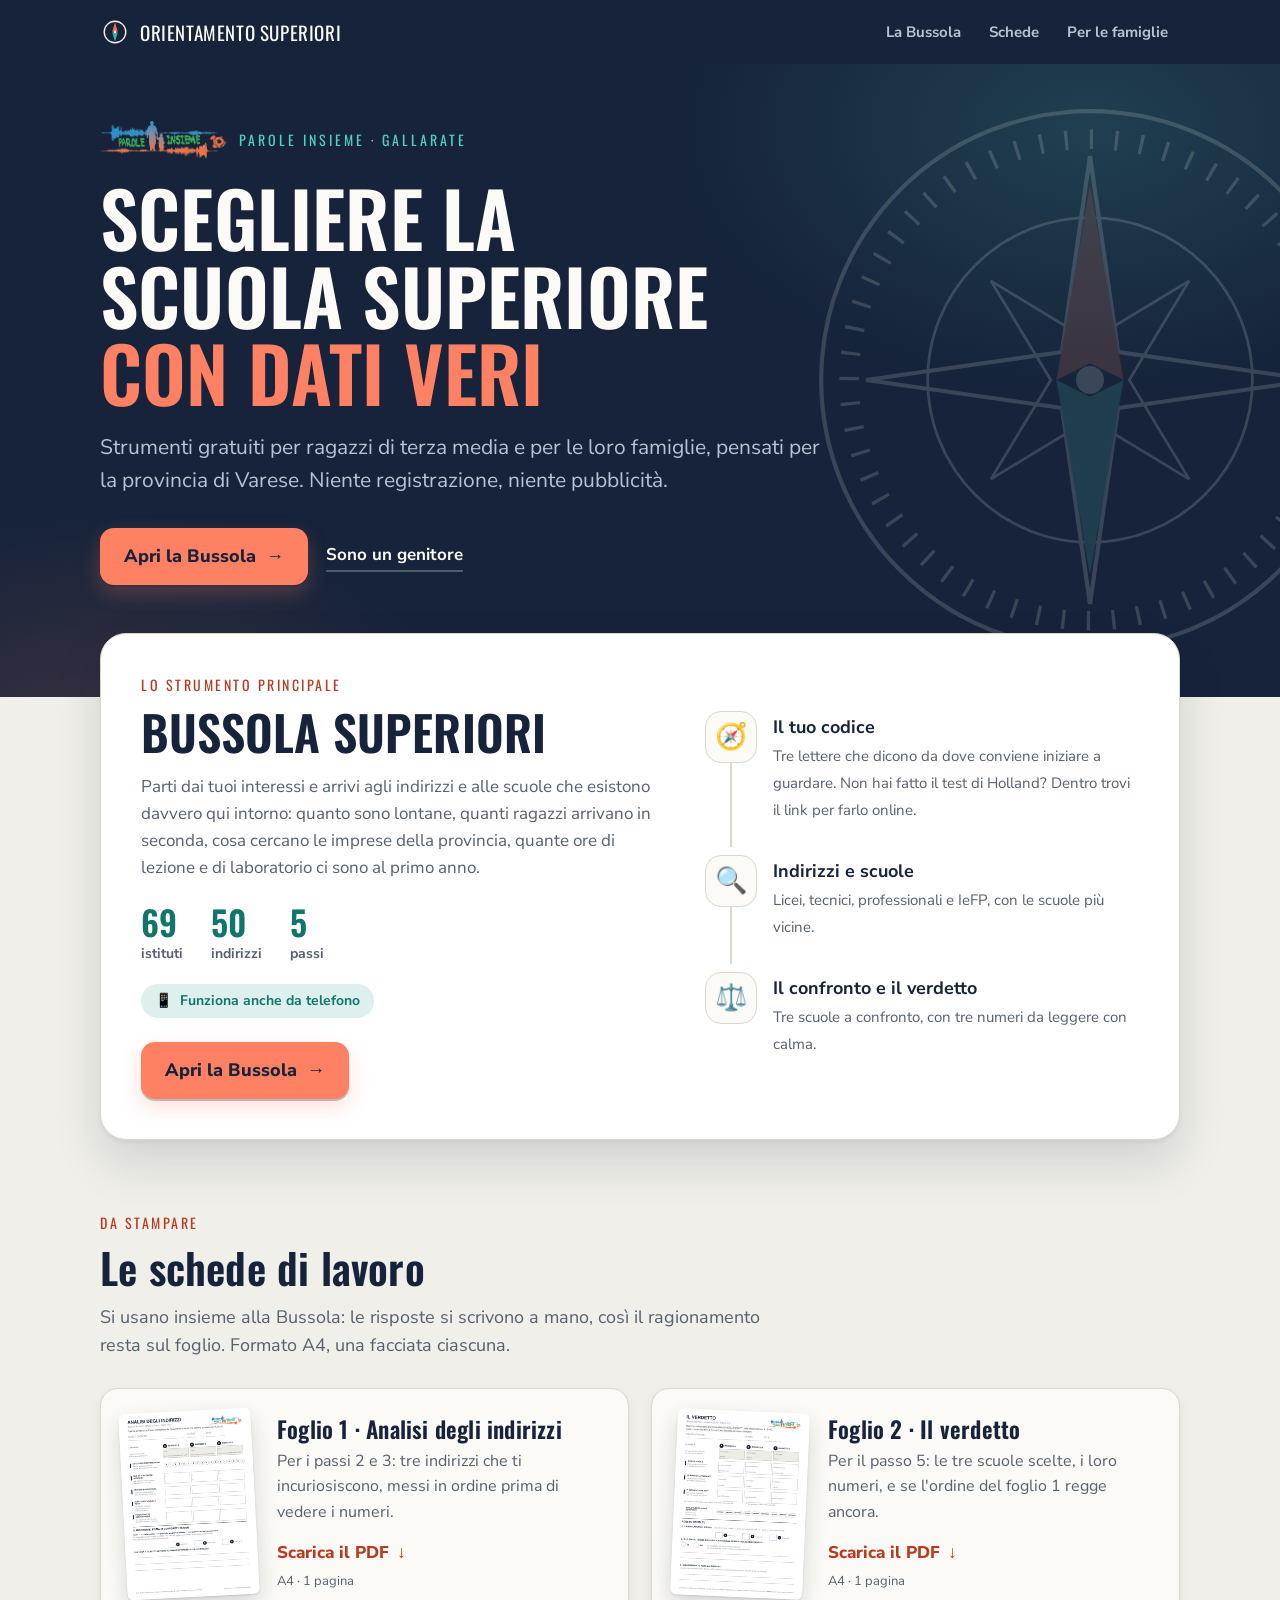
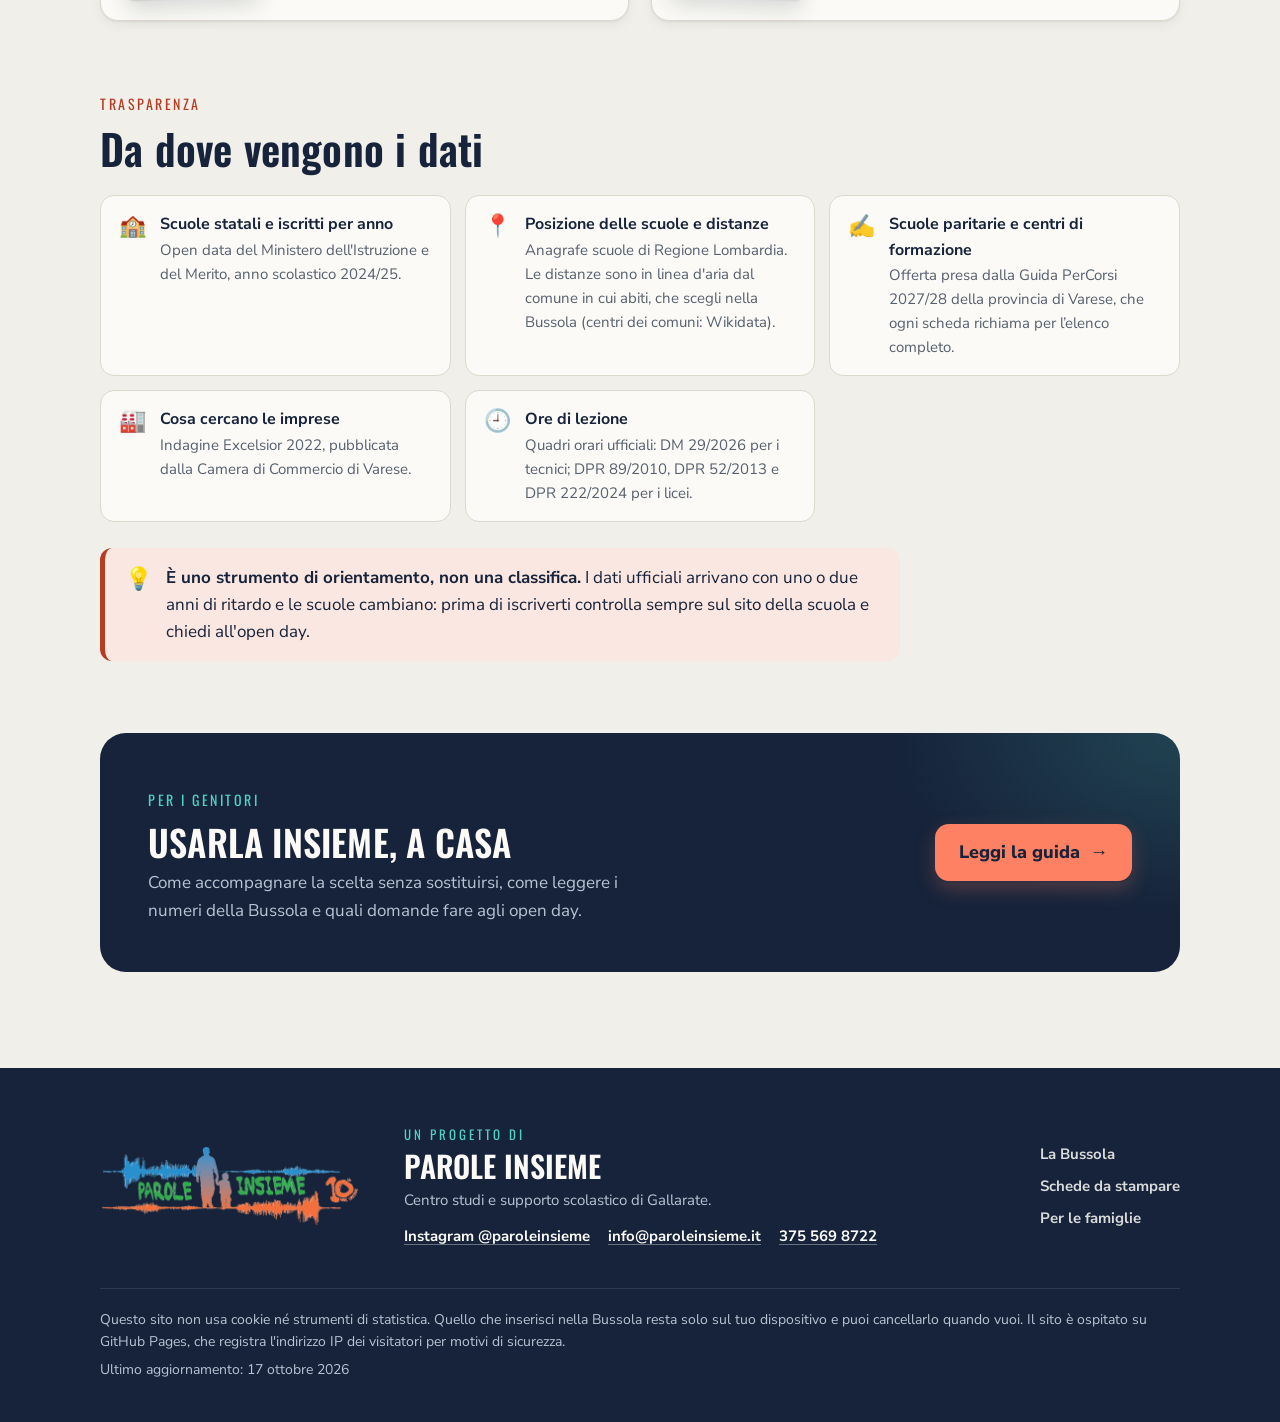
<file: index.html>
<!doctype html>
<html lang="it">
<head>
<meta charset="utf-8">
<meta name="viewport" content="width=device-width, initial-scale=1">
<title>Orientamento superiori · Parole Insieme</title>
<meta name="description" content="Strumenti gratuiti per scegliere la scuola superiore in provincia di Varese: la Bussola Superiori, le schede da stampare e una guida per le famiglie.">
<meta property="og:type" content="website">
<meta property="og:title" content="Bussola Superiori · Orientamento in provincia di Varese">
<meta property="og:description" content="Dai tuoi interessi agli indirizzi e alle scuole vere della provincia di Varese. Gratuito, senza registrazione.">
<meta property="og:url" content="https://bussolasuperiori.github.io/">
<meta property="og:image" content="https://bussolasuperiori.github.io/assets/anteprima.png">
<meta property="og:locale" content="it_IT">
<meta name="theme-color" content="#16233A">
<link rel="icon" href="assets/favicon.svg" type="image/svg+xml">
<link rel="preload" href="assets/fonts/oswald.woff2" as="font" type="font/woff2" crossorigin>
<link rel="stylesheet" href="assets/fonts.css">
<link rel="stylesheet" href="assets/site.css">
<script src="assets/site.js" defer></script>
</head>
<body>
<a class="skip" href="#main">Vai al contenuto</a>

<header class="topbar">
  <div class="wrap bar">
    <a class="brand" href="./" aria-label="Orientamento superiori, pagina iniziale"><img src="assets/favicon.svg" alt="" width="30" height="30"><span>Orientamento superiori</span></a>
    <nav aria-label="Menu principale">
      <ul>
        <li><a href="bussola/">La Bussola</a></li>
        <li><a href="#schede">Schede</a></li>
        <li><a href="famiglie.html">Per le famiglie</a></li>
      </ul>
    </nav>
  </div>
</header>

<main id="main">
  <section class="hero" aria-labelledby="t-hero">
    <svg class="hero-rose" viewBox="0 0 200 200" aria-hidden="true" focusable="false">
      <g fill="none" stroke="#FBFAF6">
        <circle cx="100" cy="100" r="96" stroke-width="1.5"/>
        <circle cx="100" cy="100" r="86" stroke-width="7" stroke-dasharray="1.2 7.8"/>
        <circle cx="100" cy="100" r="58" stroke-width="1"/>
        <polygon points="100,20 110,90 180,100 110,110 100,180 90,110 20,100 90,90" stroke-width="1.5"/>
        <polygon points="135.4,64.6 114,100 135.4,135.4 100,114 64.6,135.4 86,100 64.6,64.6 100,86" stroke-width="1"/>
      </g>
      <g class="needle">
        <polygon points="100,30 112,100 100,94 88,100" fill="#FF8163"/>
        <polygon points="100,170 88,100 100,106 112,100" fill="#4FD3C0"/>
      </g>
      <circle cx="100" cy="100" r="5" fill="#FBFAF6"/>
    </svg>
    <div class="wrap">
      <p class="kicker rise"><img src="assets/logo-parole-insieme.png" alt="" width="526" height="166">Parole Insieme · Gallarate</p>
      <h1 id="t-hero" class="rise">Scegliere la scuola superiore <em>con dati veri</em></h1>
      <p class="sub rise">Strumenti gratuiti per ragazzi di terza media e per le loro famiglie, pensati per la provincia di Varese. Niente registrazione, niente pubblicità.</p>
      <div class="hero-cta rise">
        <a class="btn" href="bussola/">Apri la Bussola <span class="arr" aria-hidden="true">→</span></a>
        <a class="textlink" href="famiglie.html">Sono un genitore</a>
      </div>
    </div>
  </section>

  <div class="wrap">

    <article class="feature" aria-labelledby="t-bussola" data-reveal>
      <div>
        <p class="eyebrow">Lo strumento principale</p>
        <h2 id="t-bussola">Bussola Superiori</h2>
        <p class="desc">Parti dai tuoi interessi e arrivi agli indirizzi e alle scuole che esistono davvero qui intorno: quanto sono lontane, quanti ragazzi arrivano in seconda, cosa cercano le imprese della provincia, quante ore di lezione e di laboratorio ci sono al primo anno.</p>
        <dl class="stats" aria-label="In breve">
          <div><dt>istituti</dt><dd>69</dd></div>
          <div><dt>indirizzi</dt><dd>50</dd></div>
          <div><dt>passi</dt><dd>5</dd></div>
        </dl>
        <p class="pill"><span aria-hidden="true">📱</span> Funziona anche da telefono</p>
        <div><a class="btn" href="bussola/">Apri la Bussola <span class="arr" aria-hidden="true">→</span></a></div>
      </div>
      <ol class="steps-mini" aria-label="Come funziona">
        <li><span class="ico" aria-hidden="true">🧭</span><div><b>Il tuo codice</b><span class="t">Tre lettere che dicono da dove conviene iniziare a guardare. Non hai fatto il test di Holland? Dentro trovi il link per farlo online.</span></div></li>
        <li><span class="ico" aria-hidden="true">🔍</span><div><b>Indirizzi e scuole</b><span class="t">Licei, tecnici, professionali e IeFP, con le scuole più vicine.</span></div></li>
        <li><span class="ico" aria-hidden="true">⚖️</span><div><b>Il confronto e il verdetto</b><span class="t">Tre scuole a confronto, con tre numeri da leggere con calma.</span></div></li>
      </ol>
    </article>

    <section id="schede" aria-labelledby="t-schede">
      <div data-reveal>
        <p class="eyebrow">Da stampare</p>
        <h2 id="t-schede">Le schede di lavoro</h2>
        <p class="lede">Si usano insieme alla Bussola: le risposte si scrivono a mano, così il ragionamento resta sul foglio. Formato A4, una facciata ciascuna.</p>
      </div>
      <div class="sheets">
        <a class="sheet" href="schede/foglio-1-analisi-indirizzi.pdf" download data-reveal="0">
          <div class="paper"><img src="assets/img/anteprima-foglio-1.jpg" alt="" width="520" height="734" loading="lazy"></div>
          <div>
            <h3>Foglio 1 · Analisi degli indirizzi</h3>
            <p>Per i passi 2 e 3: tre indirizzi che ti incuriosiscono, messi in ordine prima di vedere i numeri.</p>
            <span class="dl">Scarica il PDF <span class="arr" aria-hidden="true">↓</span></span>
            <span class="meta">A4 · 1 pagina</span>
          </div>
        </a>
        <a class="sheet" href="schede/foglio-2-il-verdetto.pdf" download data-reveal="1">
          <div class="paper"><img src="assets/img/anteprima-foglio-2.jpg" alt="" width="520" height="734" loading="lazy"></div>
          <div>
            <h3>Foglio 2 · Il verdetto</h3>
            <p>Per il passo 5: le tre scuole scelte, i loro numeri, e se l'ordine del foglio 1 regge ancora.</p>
            <span class="dl">Scarica il PDF <span class="arr" aria-hidden="true">↓</span></span>
            <span class="meta">A4 · 1 pagina</span>
          </div>
        </a>
      </div>
    </section>

    <section aria-labelledby="t-dati">
      <div data-reveal>
        <p class="eyebrow">Trasparenza</p>
        <h2 id="t-dati">Da dove vengono i dati</h2>
      </div>
      <ul class="sources">
        <li data-reveal="0"><span class="ico" aria-hidden="true">🏫</span><span><b>Scuole statali e iscritti per anno</b>Open data del Ministero dell'Istruzione e del Merito, anno scolastico 2024/25.</span></li>
        <li data-reveal="1"><span class="ico" aria-hidden="true">📍</span><span><b>Posizione delle scuole e distanze</b>Anagrafe scuole di Regione Lombardia. Le distanze sono in linea d'aria dal comune in cui abiti, che scegli nella Bussola (centri dei comuni: Wikidata).</span></li>
        <li data-reveal="2"><span class="ico" aria-hidden="true">✍️</span><span><b>Scuole paritarie e centri di formazione</b>Offerta presa dalla Guida PerCorsi 2027/28 della provincia di Varese, che ogni scheda richiama per l&rsquo;elenco completo.</span></li>
        <li data-reveal="0"><span class="ico" aria-hidden="true">🏭</span><span><b>Cosa cercano le imprese</b>Indagine Excelsior 2022, pubblicata dalla Camera di Commercio di Varese.</span></li>
        <li data-reveal="1"><span class="ico" aria-hidden="true">🕘</span><span><b>Ore di lezione</b>Quadri orari ufficiali: DM 29/2026 per i tecnici; DPR 89/2010, DPR 52/2013 e DPR 222/2024 per i licei.</span></li>
      </ul>
      <p class="notice" data-reveal><span class="ico" aria-hidden="true">💡</span><span><b>È uno strumento di orientamento, non una classifica.</b> I dati ufficiali arrivano con uno o due anni di ritardo e le scuole cambiano: prima di iscriverti controlla sempre sul sito della scuola e chiedi all'open day.</span></p>
    </section>

    <aside class="cta-band" aria-labelledby="t-fam" data-reveal>
      <div>
        <p class="eyebrow">Per i genitori</p>
        <h2 id="t-fam">Usarla insieme, a casa</h2>
        <p>Come accompagnare la scelta senza sostituirsi, come leggere i numeri della Bussola e quali domande fare agli open day.</p>
      </div>
      <a class="btn" href="famiglie.html">Leggi la guida <span class="arr" aria-hidden="true">→</span></a>
    </aside>

  </div>
</main>

<footer class="site-footer">
  <div class="wrap">
    <div class="foot">
      <a class="foot-logo" href="./" aria-label="Parole Insieme, pagina iniziale"><img src="assets/logo-parole-insieme.png" alt="Logo Parole Insieme" width="526" height="166" loading="lazy"></a>
      <div class="foot-text">
        <p class="foot-kicker">Un progetto di</p>
        <p class="foot-name">Parole Insieme</p>
        <p>Centro studi e supporto scolastico di Gallarate.</p>
        <ul class="foot-contact" aria-label="Contatti di Parole Insieme">
          <li><a href="https://www.instagram.com/paroleinsieme/" target="_blank" rel="noopener">Instagram @paroleinsieme</a></li>
          <li><a href="mailto:info@paroleinsieme.it">info@paroleinsieme.it</a></li>
          <li><a href="tel:+393755698722">375 569 8722</a></li>
        </ul>
      </div>
      <ul class="foot-nav" aria-label="Collegamenti">
        <li><a href="bussola/">La Bussola</a></li>
        <li><a href="#schede">Schede da stampare</a></li>
        <li><a href="famiglie.html">Per le famiglie</a></li>
      </ul>
    </div>
    <div class="small">
      <p>Questo sito non usa cookie né strumenti di statistica. Quello che inserisci nella Bussola resta solo sul tuo dispositivo e puoi cancellarlo quando vuoi. Il sito è ospitato su GitHub Pages, che registra l'indirizzo IP dei visitatori per motivi di sicurezza.</p>
      <p>Ultimo aggiornamento: 17 ottobre 2026</p>
    </div>
  </div>
</footer>
</body>
</html>
</file>
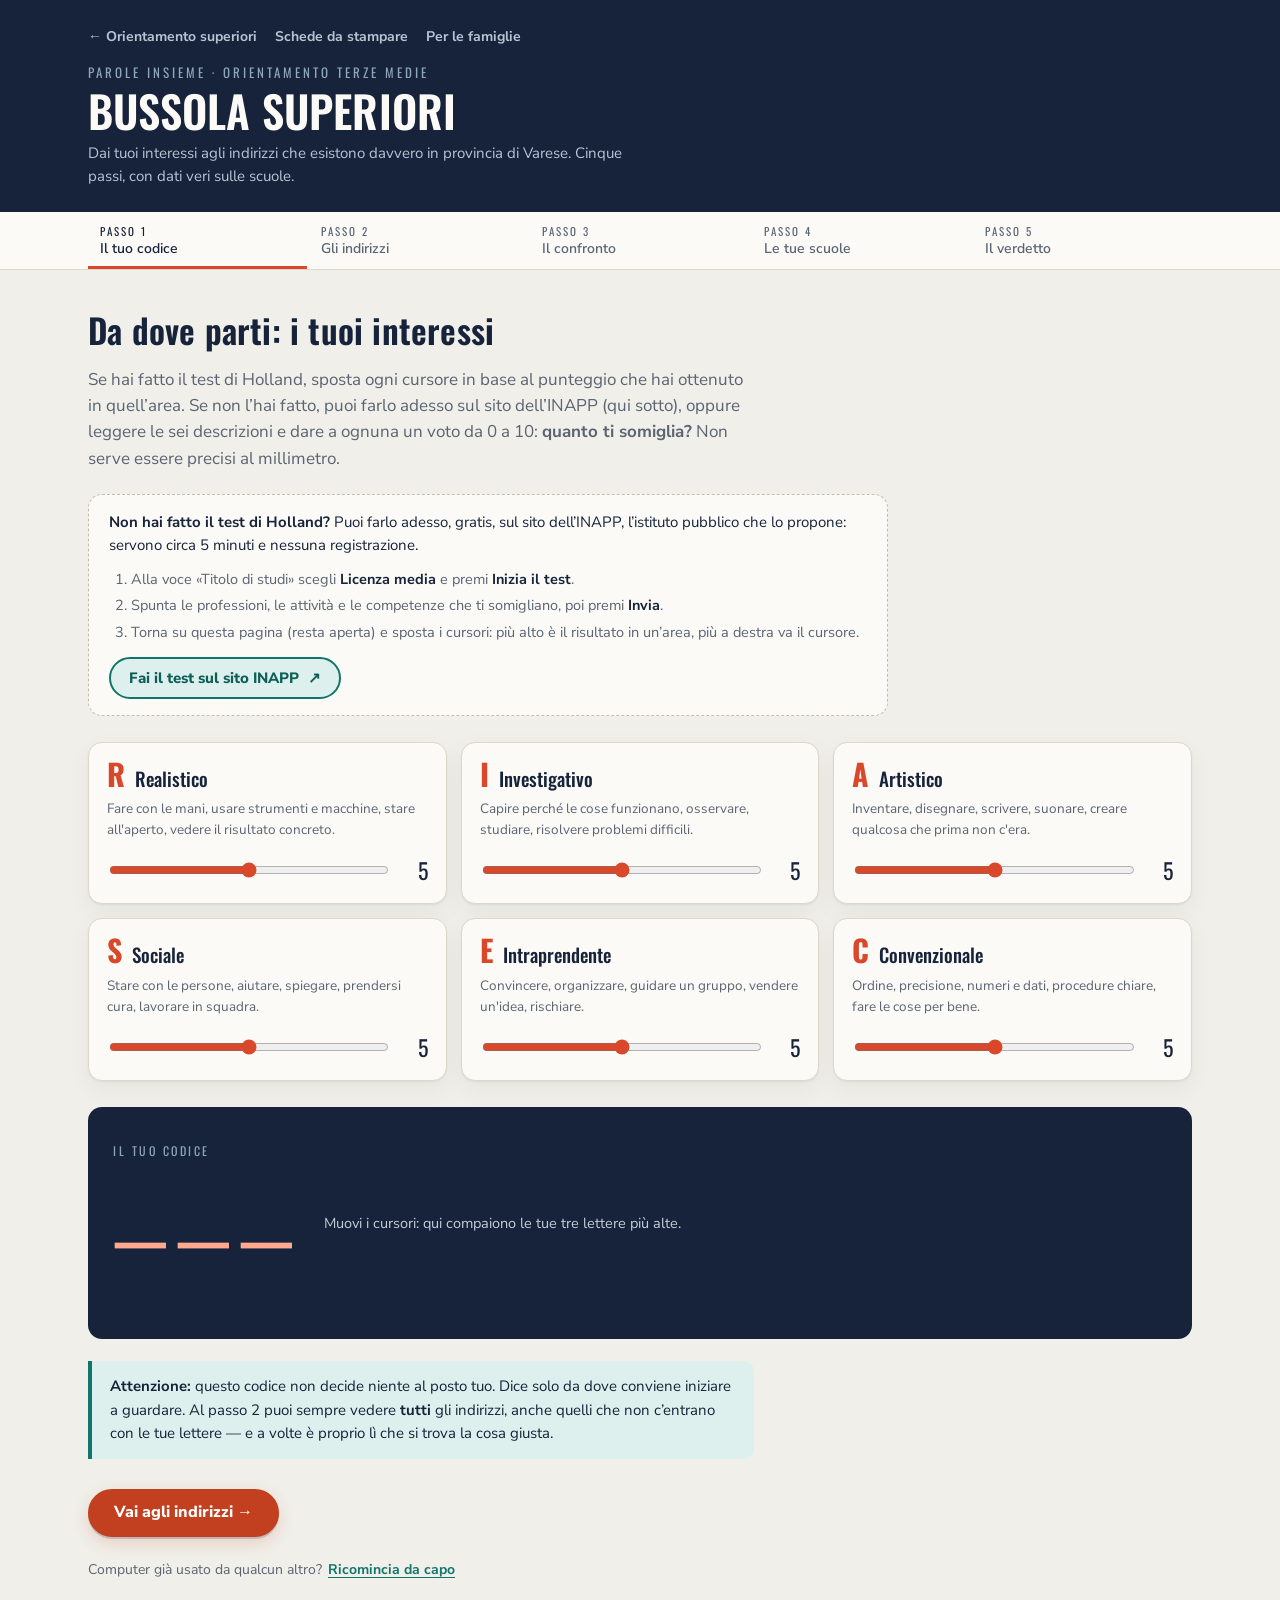
<file: bussola/index.html>
<!doctype html>
<html lang="it">
<head>
<title>Bussola Superiori</title>
<meta charset="utf-8">
<meta name="viewport" content="width=device-width, initial-scale=1">
<meta name="description" content="Dai tuoi interessi agli indirizzi e alle scuole vere della provincia di Varese: distanze, ore di lezione, cosa cercano le imprese. Gratuito, senza registrazione.">
<meta property="og:type" content="website">
<meta property="og:title" content="Bussola Superiori">
<meta property="og:description" content="Dai tuoi interessi agli indirizzi e alle scuole vere della provincia di Varese. Gratuito, senza registrazione.">
<meta property="og:url" content="https://bussolasuperiori.github.io/bussola/">
<meta property="og:image" content="https://bussolasuperiori.github.io/assets/anteprima.png">
<meta property="og:locale" content="it_IT">
<meta name="theme-color" content="#16233A">
<link rel="icon" href="../assets/favicon.svg" type="image/svg+xml">
<link rel="stylesheet" href="../assets/fonts.css">
</head>
<body>

<style>
  :root{
    --ink:#16233A; --paper:#F0EFE9; --surface:#FBFAF6; --surface-2:#FFFFFF;
    --line:#DCD8CB; --line-strong:#C3BDAC; --muted:#5A6472;
    --coral:#D9482A; --coral-soft:#FBE7E1; --teal:#12756B; --teal-soft:#DEF0ED;
    --shadow:0 1px 2px rgba(22,35,58,.06), 0 8px 24px rgba(22,35,58,.05);
    --r:14px;
    --hdr:#16233A; --btn:#C2401F; --on-btn:#FFFFFF;
    --btn2-bg:#FFFFFF; --btn2-ink:#16233A; --btn2-line:#8E97A4; --btn2-hover:#F3F1EA;
    --add-bg:#DEF0ED; --add-ink:#0E5F57; --add-line:#12756B; --on-teal:#FFFFFF;
    --chip-on-bg:#16233A; --chip-on-ink:#FBFAF6;
    --box-bg:#16233A; --box-line:transparent; --code:#FFA98F;
    --th-bg:#16233A; --th-ink:#FBFAF6;
    color-scheme:light;
  }
  @media (prefers-color-scheme:dark){
    :root:not([data-theme="light"]){
      --ink:#EDEFF3; --paper:#111A2B; --surface:#182338; --surface-2:#1E2B43;
      --line:#2C3A54; --line-strong:#41527094; --muted:#A3AFC2;
      --coral:#FF8163; --coral-soft:#3A2119; --teal:#4FD3C0; --teal-soft:#10312F;
      --shadow:0 1px 2px rgba(0,0,0,.3), 0 8px 24px rgba(0,0,0,.25);
      --hdr:#0B1322; --btn:#FF8163; --on-btn:#251009;
      --btn2-bg:#24324D; --btn2-ink:#EDEFF3; --btn2-line:#6B7C9C; --btn2-hover:#2C3C5B;
      --add-bg:#10312F; --add-ink:#7FE3D5; --add-line:#4FD3C0; --on-teal:#07201E;
      --chip-on-bg:#4FD3C0; --chip-on-ink:#07201E;
      --box-bg:#1E2B43; --box-line:#2C3A54; --code:#FF8163;
      --th-bg:#1E2B43; --th-ink:#EDEFF3;
      color-scheme:dark;
    }
  }
  :root[data-theme="dark"]{
    --ink:#EDEFF3; --paper:#111A2B; --surface:#182338; --surface-2:#1E2B43;
    --line:#2C3A54; --line-strong:#41527094; --muted:#A3AFC2;
    --coral:#FF8163; --coral-soft:#3A2119; --teal:#4FD3C0; --teal-soft:#10312F;
    --shadow:0 1px 2px rgba(0,0,0,.3), 0 8px 24px rgba(0,0,0,.25);
    --hdr:#0B1322; --btn:#FF8163; --on-btn:#251009;
    --btn2-bg:#24324D; --btn2-ink:#EDEFF3; --btn2-line:#6B7C9C; --btn2-hover:#2C3C5B;
    --add-bg:#10312F; --add-ink:#7FE3D5; --add-line:#4FD3C0; --on-teal:#07201E;
    --chip-on-bg:#4FD3C0; --chip-on-ink:#07201E;
    --box-bg:#1E2B43; --box-line:#2C3A54; --code:#FF8163;
    --th-bg:#1E2B43; --th-ink:#EDEFF3;
    color-scheme:dark;
  }

  *{box-sizing:border-box}
  body{
    background:var(--paper); color:var(--ink);
    font-family:'Nunito Sans', 'Segoe UI', Tahoma, sans-serif;
    font-size:16px; line-height:1.55; margin:0;
  }
  .wrap{max-width:1140px; margin:0 auto; padding-inline:18px; padding-block:0 64px}
  h1,h2,h3,.disp{font-family:'Oswald','Arial Narrow',Arial,sans-serif; font-weight:600; letter-spacing:.2px; text-wrap:balance; margin:0}
  a{color:var(--teal)}
  html{-webkit-text-size-adjust:100%}
  button,select,input,textarea{font-family:inherit}
  button{-webkit-appearance:none; appearance:none; color:inherit; -webkit-tap-highlight-color:transparent; touch-action:manipulation}
  :focus-visible{outline:3px solid var(--coral); outline-offset:2px; border-radius:6px}

  /* ---- header ---- */
  header.top{background:var(--hdr); color:#F6F4EF; padding-block:26px 22px; border-bottom:1px solid var(--box-line)}
  .top .wrap{padding-block:0}
  .kicker{font-family:'Oswald',Arial,sans-serif; font-size:13px; letter-spacing:3px; text-transform:uppercase; color:#8FA6B8; margin:0 0 6px}
  header.top h1{font-size:clamp(30px,5vw,44px); color:#FBFAF6; text-transform:uppercase; line-height:1.05}
  header.top p.sub{margin:8px 0 0; color:#B7C4D4; font-size:15px; max-width:62ch}

  /* ---- step rail ---- */
  .rail{position:sticky; top:env(safe-area-inset-top,0px); z-index:20; background:var(--surface); border-bottom:1px solid var(--line)}
  .rail .wrap{padding-block:0}
  .rail ol{display:flex; gap:2px; list-style:none; margin:0; padding:0; overflow-x:auto}
  .rail li{flex:1 1 0; min-width:132px}
  .rail button{
    width:100%; display:flex; flex-direction:column; gap:1px; align-items:flex-start;
    background:none; border:0; border-bottom:3px solid transparent; cursor:pointer;
    padding:11px 12px 9px; color:var(--muted); text-align:left;
  }
  .rail button:disabled{cursor:not-allowed; opacity:.45}
  .rail .n{font-family:'Oswald',Arial,sans-serif; font-size:11px; letter-spacing:2px; text-transform:uppercase}
  .rail .t{font-size:14px; font-weight:600; line-height:1.25}
  .rail button[aria-current="true"]{color:var(--ink); border-bottom-color:var(--coral)}

  /* ---- generic blocks ---- */
  .panel{padding-block:34px}
  .lede{max-width:66ch; color:var(--muted); font-size:17px; margin:10px 0 0}
  h2.sec{font-size:clamp(24px,3.4vw,34px); margin-top:0}
  .note{
    background:var(--teal-soft); border-left:4px solid var(--teal); border-radius:0 10px 10px 0;
    padding:14px 18px; font-size:15px; margin-top:22px; max-width:74ch;
  }
  .note b{color:var(--ink)}

  /* ---- step 1 : sliders ---- */
  .riasec{display:grid; grid-template-columns:repeat(auto-fit,minmax(272px,1fr)); gap:14px; margin-top:26px}
  .area{background:var(--surface); border:1px solid var(--line); border-radius:var(--r); padding:16px 18px; box-shadow:var(--shadow)}
  .area .hd{display:flex; align-items:baseline; gap:10px}
  .area .let{font-family:'Oswald',Arial,sans-serif; font-size:30px; font-weight:700; color:var(--coral); line-height:1}
  .area .nm{font-family:'Oswald',Arial,sans-serif; font-size:19px; font-weight:500}
  .area .ds{font-size:13.5px; color:var(--muted); margin:6px 0 12px; min-height:2.8em}
  .area .row{display:flex; align-items:center; gap:12px}
  .area input[type=range]{flex:1; accent-color:var(--coral); height:26px}
  .area output{font-family:'Oswald',Arial,sans-serif; font-size:22px; min-width:2.2ch; text-align:right; font-variant-numeric:tabular-nums}

  .holland{margin-top:22px; background:var(--surface); border:1px dashed var(--line-strong); border-radius:var(--r); padding:16px 20px; max-width:80ch}
  .holland .hq{margin:0; font-size:15px}
  .hsteps{margin:10px 0 4px; padding-left:22px; font-size:14.5px; color:var(--muted)}
  .hsteps li{margin-bottom:4px}
  .hsteps b{color:var(--ink)}
  .holland .btn{margin-top:10px; text-decoration:none}
  .skip{position:absolute; left:-999px; top:8px; z-index:60; background:var(--surface-2); color:var(--ink); padding:10px 14px; border-radius:8px; font-weight:700}
  .skip:focus{left:12px}
  h2.sec:focus{outline:none}
  .sr{position:absolute; width:1px; height:1px; overflow:hidden; clip:rect(0 0 0 0); white-space:nowrap}
  .toast{position:fixed; left:50%; bottom:max(18px, env(safe-area-inset-bottom)); transform:translateX(-50%); z-index:50; width:max-content;
    max-width:min(92vw,460px); background:var(--hdr); color:#FBFAF6; border:1px solid var(--box-line);
    padding:12px 18px; border-radius:14px; font-size:15px; font-weight:600; box-shadow:0 10px 30px rgba(0,0,0,.25); text-align:center}
  .toast:not(.show){opacity:0; pointer-events:none; padding:0; border:0; box-shadow:none}
  .codebox{
    margin-top:26px; background:var(--box-bg); border:1px solid var(--box-line); color:#FBFAF6; border-radius:var(--r);
    padding:22px 24px; display:flex; flex-wrap:wrap; align-items:center; gap:22px;
  }
  .codebox .lbl{font-family:'Oswald',Arial,sans-serif; font-size:12px; letter-spacing:2.5px; text-transform:uppercase; color:#8FA6B8}
  .code{font-family:'Oswald',Arial,sans-serif; font-size:52px; font-weight:700; letter-spacing:8px; line-height:1; color:var(--code)}
  .codebox .exp{font-size:14.5px; color:#C3CEDB; max-width:46ch}

  /* ---- buttons ---- */
  .btn{
    display:inline-flex; align-items:center; justify-content:center; gap:9px; cursor:pointer;
    min-height:48px; padding:12px 24px; border-radius:999px; border:2px solid var(--btn);
    background:var(--btn); color:var(--on-btn); font-weight:800; font-size:16px; line-height:1.2; text-align:center;
    box-shadow:0 2px 0 rgba(22,35,58,.18), 0 6px 16px rgba(194,64,31,.18);
    transition:transform .15s ease, box-shadow .15s ease, background-color .15s ease, filter .15s ease;
  }
  .btn:hover{filter:brightness(1.06); transform:translateY(-1px)}
  .btn:active{transform:translateY(1px); box-shadow:none}
  .btn.ghost{background:var(--btn2-bg); color:var(--btn2-ink); border-color:var(--btn2-line); font-weight:700; box-shadow:0 1px 2px rgba(22,35,58,.08)}
  .btn.ghost:hover{background:var(--btn2-hover); filter:none}
  .btn.small{min-height:42px; padding:9px 18px; font-size:15px}
  /* passo 2: "Aggiungi al confronto" ben visibile, e diverso quando e' gia' scelto */
  .btn.add{background:var(--add-bg); color:var(--add-ink); border-color:var(--add-line); box-shadow:none}
  .btn.add:hover{filter:brightness(.97)}
  .btn.add .pl{font-size:20px; line-height:1; font-weight:700; margin-top:-2px}
  .btn.add.on{background:var(--teal); color:var(--on-teal); border-color:var(--teal)}
  .actions{display:flex; flex-wrap:wrap; gap:12px; margin-top:30px; align-items:center}
  .resetline{margin:18px 0 0; font-size:14px; color:var(--muted)}
  .linkbtn{background:none; border:0; padding:4px 2px; font:inherit; font-weight:700; color:var(--teal); text-decoration:underline; text-underline-offset:3px; cursor:pointer}
  .donebox{margin-top:30px; border-top:1px solid var(--line); padding-top:18px; max-width:74ch}
  .donebox p{margin:0 0 12px; font-size:15px; color:var(--muted)}
  .donebox p b{color:var(--ink)}
  [data-reset].armed{border-color:var(--btn); color:var(--btn)}

  /* ---- filters ---- */
  .casa{margin:22px 0 0; max-width:440px}
  .casanote{font-size:14px; color:var(--muted); margin:6px 0 0}
  .casanote.fuori{color:var(--ink); background:var(--surface); border:1px solid var(--line); border-left:4px solid var(--btn); border-radius:10px; padding:8px 12px}
  .filters{display:flex; flex-wrap:wrap; gap:8px; margin:22px 0 4px}
  .chip{
    border:1.5px solid var(--line-strong); background:var(--surface); color:var(--muted);
    border-radius:999px; padding:7px 15px; font-size:14px; font-weight:600; cursor:pointer;
  }
  .chip{min-height:40px; transition:background-color .15s ease, color .15s ease}
  .chip[aria-pressed="true"]{background:var(--chip-on-bg); color:var(--chip-on-ink); border-color:var(--chip-on-bg)}
  .count{font-size:14px; color:var(--muted); margin:14px 0 0}

  /* ---- cards ---- */
  .grid{display:grid; grid-template-columns:repeat(auto-fill,minmax(316px,1fr)); gap:16px; margin-top:16px; align-items:start}
  .card{background:var(--surface); border:1px solid var(--line); border-radius:var(--r); padding:20px; box-shadow:var(--shadow); display:flex; flex-direction:column; gap:12px}
  .card.hit{border-color:var(--coral)}
  .card .tag{font-family:'Oswald',Arial,sans-serif; font-size:11px; letter-spacing:2px; text-transform:uppercase; color:var(--muted)}
  .card h3{font-size:20px; line-height:1.2}
  .card .what{font-size:14.5px; color:var(--muted); margin:0}
  .lets{display:flex; gap:6px; flex-wrap:wrap}
  .let-pill{
    width:27px; height:27px; display:grid; place-items:center; border-radius:50%;
    font-family:'Oswald',Arial,sans-serif; font-weight:600; font-size:14px;
    background:var(--surface-2); color:var(--muted); border:1.5px solid var(--line);
  }
  .let-pill.on{background:var(--btn); color:var(--on-btn); border-color:var(--btn)}
  .strip{margin:0; font-size:13.5px; color:var(--teal); background:var(--teal-soft);
    border-radius:9px; padding:8px 11px; line-height:1.4}
  .strip.none{color:var(--muted); background:transparent; border:1px dashed var(--line-strong)}
  .strip b{color:inherit}
  ul.slist{list-style:none; margin:6px 0 0; padding:0; display:flex; flex-direction:column; gap:8px}
  ul.slist li{display:flex; flex-direction:column}
  .slist .sn{font-weight:700; font-size:14px; line-height:1.3}
  .verd{background:var(--surface); border:1px solid var(--line); border-radius:var(--r);
    padding:24px; margin-top:18px; box-shadow:var(--shadow)}
  .verd > h3{font-size:22px; line-height:1.2}
  .verd .who{font-size:14px; color:var(--muted); margin:3px 0 18px}
  .three{display:grid; grid-template-columns:repeat(auto-fit,minmax(215px,1fr)); gap:14px}
  .tre{background:var(--surface-2); border:1px solid var(--line); border-radius:12px; padding:16px 18px}
  .tre .lab{font-family:'Oswald',Arial,sans-serif; font-size:11px; letter-spacing:1.6px;
    text-transform:uppercase; color:var(--muted); display:flex; gap:7px; align-items:center}
  .tre .lab i{font-style:normal; font-size:16px; line-height:1; letter-spacing:0}
  .tre .big{font-family:'Oswald',Arial,sans-serif; font-size:34px; font-weight:700; line-height:1.05;
    margin:9px 0 3px; color:var(--ink)}
  .tre .sub{font-size:13px; color:var(--muted); line-height:1.4; margin:0}
  .tre.warn .big{color:var(--coral)}
  .ask{margin-top:20px; border-top:1px dashed var(--line); padding-top:16px}
  .ask h4{font-family:'Oswald',Arial,sans-serif; font-size:15px; letter-spacing:1px;
    text-transform:uppercase; color:var(--teal); margin:0 0 10px}
  .ask ol{margin:0; padding-left:20px; font-size:15px; line-height:1.55}
  .ask ol li{margin-bottom:9px}
  .ask .scrivi{font-size:13px; color:var(--muted); margin:10px 0 0}
  .ore{margin-top:6px}
  .job{margin-top:6px}
  .jhero{font-family:'Oswald',Arial,sans-serif; font-size:44px; font-weight:700; line-height:1;
    color:var(--coral); margin:0; display:flex; align-items:baseline; gap:11px; flex-wrap:wrap}
  .jhero span{font-family:'Nunito Sans',sans-serif; font-size:13.5px; font-weight:600;
    color:var(--muted); line-height:1.35; flex:1 1 160px}
  .jtrack{position:relative; height:10px; border-radius:99px; background:var(--line); margin:12px 0 6px}
  .jfill{height:100%; border-radius:99px; background:var(--coral)}
  .jmed{position:absolute; top:-4px; width:2px; height:18px; background:var(--ink); border-radius:2px}
  .jmedlab{margin:0; font-size:12.5px; color:var(--muted)}
  .jrow{margin:9px 0 0; font-size:14px; line-height:1.45}
  .job.liceo .jrow:first-child{color:var(--teal)}
  .jsrc{margin:11px 0 0; font-size:11.5px; color:var(--muted); line-height:1.4}
  dd.nojob{font-size:13.5px; color:var(--muted)}
  .par{display:inline-block; margin-left:7px; font-size:10.5px; font-weight:700; letter-spacing:.6px;
    text-transform:uppercase; color:var(--muted); border:1px solid var(--line-strong);
    border-radius:99px; padding:1px 7px; vertical-align:1px}
  .slist .sm{font-size:12.5px; color:var(--muted); font-variant-numeric:tabular-nums}
  select{font-family:'Nunito Sans',sans-serif; font-size:16px; min-height:44px; color:var(--ink);
    background:var(--surface-2); border:1px solid var(--line-strong); border-radius:9px;
    padding:10px 12px; text-transform:none; letter-spacing:0; width:100%; max-width:100%}
  label.f select + input[type=text]{margin-top:7px}
  .srcnote{font-size:13px; color:var(--muted); border-top:1px solid var(--line);
    margin-top:30px; padding-top:14px; max-width:78ch}
  .card details{border-top:1px dashed var(--line); padding-top:11px}
  .card summary{cursor:pointer; font-weight:700; font-size:14px; color:var(--teal); list-style:none}
  .card summary::-webkit-details-marker{display:none}
  .card summary::before{content:"▸ "}
  .card details[open] summary::before{content:"▾ "}
  .kv{margin:11px 0 0; font-size:14px}
  .kv dt{font-family:'Oswald',Arial,sans-serif; font-size:11px; letter-spacing:1.6px; text-transform:uppercase; color:var(--muted); margin-top:9px}
  .kv dd{margin:2px 0 0}
  .card .foot{display:flex; flex-wrap:wrap; gap:9px; margin-top:auto; padding-top:4px}
  .lnk{font-size:13.5px; font-weight:700; text-decoration:none; border-bottom:2px solid var(--teal-soft)}

  /* ---- compare ---- */
  .tablewrap{overflow-x:auto; margin-top:22px; border:1px solid var(--line); border-radius:var(--r); background:var(--surface)}
  table{border-collapse:collapse; width:100%; min-width:600px; font-size:14.5px}
  th,td{text-align:left; padding:13px 16px; border-bottom:1px solid var(--line); vertical-align:top}
  thead th{background:var(--th-bg); color:var(--th-ink); font-family:'Oswald',Arial,sans-serif; font-weight:500; font-size:15px; position:sticky; top:0}
  tbody th{font-family:'Oswald',Arial,sans-serif; font-weight:500; font-size:12px; letter-spacing:1.5px; text-transform:uppercase; color:var(--muted); width:170px}
  tbody tr:last-child th, tbody tr:last-child td{border-bottom:0}

  .empty{background:var(--surface); border:1.5px dashed var(--line-strong); border-radius:var(--r); padding:34px 24px; text-align:center; color:var(--muted); margin-top:22px}

  /* ---- scheda ---- */
  .sheet{background:var(--surface); border:1px solid var(--line); border-radius:var(--r); padding:22px; margin-top:16px; box-shadow:var(--shadow)}
  .sheet h3{font-size:19px; color:var(--btn)}
  .sheet .meta{font-size:13px; color:var(--muted); margin:2px 0 14px}
  .fields{display:grid; grid-template-columns:repeat(auto-fit,minmax(230px,1fr)); gap:14px}
  label.f{display:flex; flex-direction:column; gap:5px; font-size:12px; font-family:'Oswald',Arial,sans-serif; letter-spacing:1.5px; text-transform:uppercase; color:var(--muted)}
  input[type=text], textarea{
    font-family:'Nunito Sans',sans-serif; font-size:16px; color:var(--ink);
    background:var(--surface-2); border:1px solid var(--line-strong); border-radius:9px; padding:10px 12px; min-height:44px;
    text-transform:none; letter-spacing:0; width:100%;
  }
  textarea{min-height:74px; resize:vertical}
  .nameline{display:flex; flex-wrap:wrap; gap:14px; align-items:end; margin-top:22px}
  .nameline label.f{flex:1 1 260px}
  .qlist{margin:12px 0 0; padding-left:20px; font-size:15px}
  .qlist li{margin-bottom:7px}

  .printbar{display:flex; flex-wrap:wrap; gap:12px; align-items:center; margin-top:28px}
  .hint{font-size:13.5px; color:var(--muted)}

  #printhead{display:none}
  .selprint{display:none}

  /* ---- tablet e telefono ---- */
  @media (max-width:820px){
    .panel{padding-block:26px}
    .grid{grid-template-columns:repeat(auto-fill,minmax(280px,1fr))}
  }
  @media (max-width:560px){
    .wrap{padding-inline:16px}
    header.top{padding-block:20px 16px}
    .rail li{min-width:112px}
    .rail button{padding:10px 10px 8px}
    .lede{font-size:16px}
    .code{font-size:44px; letter-spacing:6px}
    .codebox{padding:18px}
    /* pulsanti di navigazione: uno sotto l'altro, larghi quanto lo schermo, quello per andare avanti in alto */
    .actions, .printbar{flex-direction:column; align-items:stretch}
    .actions .btn, .printbar .btn{width:100%}
    .actions .btn:not(.ghost), .printbar .btn:not(.ghost){order:-1}
    .card .foot{flex-direction:column; align-items:stretch}
    .card .foot .btn{width:100%}
    .card .foot .lnk{align-self:flex-start}
    .verd{padding:18px}
    th,td{padding:11px 12px}
    /* confronto: le etichette restano ferme a sinistra mentre si scorre di lato */
    table{min-width:0}
    td{min-width:210px}
    tbody th{width:112px; min-width:112px; position:sticky; left:0; z-index:1; background:var(--surface); box-shadow:1px 0 0 var(--line)}
    thead th:first-child{position:sticky; left:0; z-index:2}
  }

  @media print{
    body{background:#fff; color:#000; font-size:12pt}
    header.top, .rail, .actions, .printbar, .note, #s1, #s2, #s3, #s5, .filters, .count{display:none !important}
    .holland, .toast, .resetline, .donebox{display:none !important}
    #printhead{display:block; margin-bottom:14pt; border-bottom:2pt solid #000; padding-bottom:8pt; overflow:hidden}
    #printhead .plogo{float:right; height:15mm; width:auto; margin-left:8mm}
    .wrap{max-width:none; padding:0}
    .panel{padding:0}
    .sheet{break-inside:avoid; border:1pt solid #999; box-shadow:none; background:#fff; margin-bottom:12pt}
    input[type=text], textarea, select{border:0; border-bottom:1pt solid #666; border-radius:0; background:#fff; appearance:none}
    .strip, ul.slist, .job, .ore, dd.nojob{display:none}
    textarea{min-height:52pt; resize:none}
    input::placeholder, textarea::placeholder{color:transparent}
    input[type=text], select{min-height:0}
    .sheet select{display:none}
    .selprint{display:block; border-bottom:1pt solid #666; padding:3pt 0 4pt; min-height:16pt;
              font-family:'Nunito Sans',Verdana,sans-serif; font-size:11pt; letter-spacing:0; text-transform:none; color:#000}
  }
  @media (prefers-reduced-motion:reduce){*{animation:none !important; transition:none !important}}

  .sitenav{display:flex; gap:18px; flex-wrap:wrap; margin:0 0 14px; font-size:14px; font-weight:700}
  .sitenav a{color:#B7C4D4; text-decoration:none}
  .sitenav a:hover{color:#FBFAF6; text-decoration:underline}
  @media (max-width:560px){ .sitenav{gap:6px 14px; font-size:13px} }
</style>

<a class="skip" href="#contenuto">Vai al contenuto</a>
<div id="toast" class="toast" role="status" aria-live="polite"></div>
<header class="top">
  <div class="wrap">
    <p class="sitenav"><a href="../">&larr; Orientamento superiori</a><a href="../#schede">Schede da stampare</a><a href="../famiglie.html">Per le famiglie</a></p>
    <p class="kicker"><span data-cfg="marchio">Parole Insieme</span> &middot; <span data-cfg="occhiello">Orientamento terze medie</span></p>
    <h1>Bussola Superiori</h1>
    <p class="sub">Dai tuoi interessi agli indirizzi che esistono davvero in <span data-cfg="territorio">provincia di Varese</span>. Cinque passi, con dati veri sulle scuole.</p>
  </div>
</header>

<nav class="rail" aria-label="Passi del percorso">
  <div class="wrap">
    <ol>
      <li><button type="button" data-go="1" aria-current="true"><span class="n">Passo 1</span><span class="t">Il tuo codice</span></button></li>
      <li><button type="button" data-go="2"><span class="n">Passo 2</span><span class="t">Gli indirizzi</span></button></li>
      <li><button type="button" data-go="3"><span class="n">Passo 3</span><span class="t">Il confronto</span></button></li>
      <li><button type="button" data-go="4"><span class="n">Passo 4</span><span class="t">Le tue scuole</span></button></li>
      <li><button type="button" data-go="5"><span class="n">Passo 5</span><span class="t">Il verdetto</span></button></li>
    </ol>
  </div>
</nav>

<div class="wrap" id="contenuto" tabindex="-1">

  <!-- ============ PASSO 1 ============ -->
  <section id="s1" class="panel" aria-labelledby="h1a">
    <h2 class="sec" id="h1a">Da dove parti: i tuoi interessi</h2>
    <p class="lede">Se hai fatto il test di Holland, sposta ogni cursore in base al punteggio che hai ottenuto in quell&rsquo;area. Se non l&rsquo;hai fatto, puoi farlo adesso sul sito dell&rsquo;INAPP (qui sotto), oppure leggere le sei descrizioni e dare a ognuna un voto da 0 a 10: <b>quanto ti somiglia?</b> Non serve essere precisi al millimetro.</p>

    <div class="holland">
      <p class="hq"><b>Non hai fatto il test di Holland?</b> Puoi farlo adesso, gratis, sul sito dell&rsquo;INAPP, l&rsquo;istituto pubblico che lo propone: servono circa 5 minuti e nessuna registrazione.</p>
      <ol class="hsteps">
        <li>Alla voce &laquo;Titolo di studi&raquo; scegli <b>Licenza media</b> e premi <b>Inizia il test</b>.</li>
        <li>Spunta le professioni, le attivit&agrave; e le competenze che ti somigliano, poi premi <b>Invia</b>.</li>
        <li>Torna su questa pagina (resta aperta) e sposta i cursori: pi&ugrave; alto &egrave; il risultato in un&rsquo;area, pi&ugrave; a destra va il cursore.</li>
      </ol>
      <a class="btn small add" href="https://www.inapp.gov.it/professioni/strumenti-per-l-orientamento/holland/" target="_blank" rel="noopener">Fai il test sul sito INAPP <span aria-hidden="true">&#8599;</span><span class="sr"> (si apre in una nuova scheda)</span></a>
    </div>

    <div class="riasec" id="riasec"></div>

    <div class="codebox">
      <div>
        <p class="lbl">Il tuo codice</p>
        <p class="code" id="code">&mdash;&mdash;&mdash;</p>
      </div>
      <p class="exp" id="codeExp">Muovi i cursori: qui compaiono le tue tre lettere pi&ugrave; alte.</p>
    </div>

    <div class="note">
      <b>Attenzione:</b> questo codice non decide niente al posto tuo. Dice solo da dove conviene iniziare a guardare. Al passo 2 puoi sempre vedere <b>tutti</b> gli indirizzi, anche quelli che non c&rsquo;entrano con le tue lettere &mdash; e a volte &egrave; proprio l&igrave; che si trova la cosa giusta.
    </div>

    <div class="actions">
      <button class="btn" type="button" data-go="2">Vai agli indirizzi &rarr;</button>
    </div>
    <p class="resetline">Computer gi&agrave; usato da qualcun altro? <button class="linkbtn" type="button" data-reset>Ricomincia da capo</button></p>
  </section>

  <!-- ============ PASSO 2 ============ -->
  <section id="s2" class="panel" aria-labelledby="h2a" hidden>
    <h2 class="sec" id="h2a">Gli indirizzi che esistono</h2>
    <p class="lede">Sono gli indirizzi attivi in <span data-cfg="territorio">provincia di Varese</span>: licei, istituti tecnici, professionali e percorsi IeFP. In cima trovi quelli pi&ugrave; vicini al tuo codice. Aprine almeno cinque, poi scegline tre e compila la scheda <b>Analisi degli indirizzi</b> (foglio 1): un indirizzo per colonna, <b>A</b>, <b>B</b> e <b>C</b>.</p>

    <div class="casa">
      <label class="f" for="casa">Da dove parti la mattina?<select id="casa"></select></label>
      <p class="casanote">Scegli il tuo comune: distanze e ordine delle scuole si calcolano da l&igrave;, in linea d&rsquo;aria dal centro del comune.</p>
      <p class="casanote fuori" id="casafuori" hidden></p>
    </div>

    <div class="filters" role="group" aria-label="Filtra per tipo di scuola">
      <button class="chip" type="button" data-f="all" aria-pressed="true">Tutti</button>
      <button class="chip" type="button" data-f="liceo" aria-pressed="false">Licei</button>
      <button class="chip" type="button" data-f="tecnico" aria-pressed="false">Istituti tecnici</button>
      <button class="chip" type="button" data-f="professionale" aria-pressed="false">Professionali</button>
      <button class="chip" type="button" data-f="iefp" aria-pressed="false">IeFP</button>
      <button class="chip" type="button" id="onlyMine" aria-pressed="false">Solo il mio codice</button>
    </div>
    <p class="count" id="count"></p>

    <div class="grid" id="cards"></div>

    <div class="actions">
      <button class="btn ghost" type="button" data-go="1">&larr; Torna al codice</button>
      <button class="btn" type="button" data-go="3">Confronta i preferiti &rarr;</button>
    </div>

    <p class="srcnote"><b>Da dove vengono questi numeri.</b>
      Le scuole statali, le distanze e gli iscritti vengono dagli open data del Ministero
      dell&rsquo;Istruzione e dall&rsquo;Anagrafe Scuole di Regione Lombardia; l&rsquo;offerta &egrave; quella
      rilevata nel <span data-cfg="anno">2024/25</span>, quindi un indirizzo attivato di recente pu&ograve; non comparire.
      Le scuole <b>paritarie</b> e i <b>centri di formazione professionale</b> (percorsi IeFP) vengono dalla
      Guida PerCorsi 2027/28 della provincia, offerta per comune; per qualche paritaria l&rsquo;articolazione &egrave; presa
      dal sito della scuola ed &egrave; indicata. Per loro non ci sono i numeri sugli iscritti, perch&eacute; il Ministero non li pubblica.
      Il numero <b>&laquo;in seconda, ogni 100 in prima&raquo;</b> confronta gli iscritti in prima nel <span data-cfg="annoPrec">2023/24</span>
      con quelli in seconda nel <span data-cfg="anno">2024/25</span>, sull&rsquo;intero istituto: in provincia met&agrave; delle scuole &egrave; a <span data-cfg="mediana">88</span> o pi&ugrave;.
      Non &egrave; una percentuale di promossi &mdash; conta anche chi arriva da altre scuole, e per questo
      in qualche istituto supera quota 100.
      Gli iscritti <b>in prima</b> sono quelli del <span data-cfg="anno">2024/25</span>: dove il biennio &egrave; in comune fra pi&ugrave; articolazioni
      (per esempio Informatica e Telecomunicazioni) il numero &egrave; quello di tutto il biennio. Se nel <span data-cfg="anno">2024/25</span> una scuola
      non ha formato classi prime in un indirizzo, lo segnaliamo e non la contiamo: chiedi se lo attiva ancora.
      I dati sul <b>lavoro</b> vengono dall&rsquo;indagine Excelsior 2022 (guida #failasceltagiusta della Camera di Commercio
      di Varese): la percentuale dice quante assunzioni previste, su 100, sono difficili da coprire.
      Le distanze sono in linea d&rsquo;aria dal centro del comune che hai scelto in cima a questo passo
      (centri dei comuni: Wikidata, elenco dei comuni: ISTAT). Una distanza con la tilde (~) vuol dire
      che la scuola &egrave; collocata sul centro del suo comune, non sull&rsquo;indirizzo esatto.</p>
  </section>

  <!-- ============ PASSO 3 ============ -->
  <section id="s3" class="panel" aria-labelledby="h3a" hidden>
    <h2 class="sec" id="h3a">Il confronto</h2>
    <p class="lede">Massimo tre indirizzi, uno accanto all&rsquo;altro. Guardali riga per riga: la differenza vera fra due scuole di solito sta nelle materie di indirizzo e in quello che puoi fare dopo.</p>
    <div id="cmp"></div>
    <div class="actions">
      <button class="btn ghost" type="button" data-go="2">&larr; Torna agli indirizzi</button>
      <button class="btn" type="button" data-go="4">Prepara la scheda &rarr;</button>
    </div>
  </section>

  <!-- ============ PASSO 4 ============ -->
  <section id="s4" class="panel" aria-labelledby="h4a" hidden>
    <div id="printhead">
      <img class="plogo" id="plogo" alt="" hidden>
      <p class="kicker" style="color:#000"><span data-cfg="marchio">Parole Insieme</span> &middot; Bussola Superiori</p>
      <h2 class="sec" style="margin:0">Scheda di orientamento</h2>
    </div>

    <h2 class="sec" id="h4a">Le tue scuole</h2>
    <p class="lede">Ultimo passo: per ogni indirizzo scegli dal men&ugrave; una delle scuole della provincia che lo offrono. Se la tua non c&rsquo;&egrave;, cercala sulla Guida PerCorsi e scrivila a mano. Poi stampa e portala a casa.</p>

    <div class="nameline">
      <label class="f" for="stud">Nome e cognome · non viene salvato<input type="text" id="stud" placeholder="Il tuo nome"></label>
      <label class="f" for="cls">Classe<input type="text" id="cls" placeholder="3&ordf;__"></label>
    </div>

    <div id="sheets"></div>

    <div class="sheet">
      <h3>Le domande da fare all&rsquo;open day</h3>
      <p class="meta">Portale scritte. Chi arriva con le domande pronte scopre cose che gli altri non scoprono.</p>
      <ol class="qlist">
        <li>Quante ore a settimana di laboratorio si fanno davvero al primo anno?</li>
        <li>Quanti studenti erano iscritti in prima l&rsquo;anno scorso, e quanti sono arrivati in seconda?</li>
        <li>Che cosa fanno i vostri diplomati l&rsquo;anno dopo il diploma?</li>
        <li>Quanto tempo di compiti a casa serve, in media, in una giornata normale?</li>
        <li>Che supporto c&rsquo;&egrave; per chi ha un DSA o un piano personalizzato?</li>
        <li>Si pu&ograve; cambiare indirizzo dopo il primo anno senza perdere l&rsquo;anno?</li>
        <li>Posso passare una mattina in classe prima di decidere?</li>
      </ol>
    </div>

    <div class="printbar">
      <button class="btn" type="button" data-go="5">Vai al verdetto &rarr;</button>
      <button class="btn ghost" type="button" data-go="3">&larr; Torna al confronto</button>
      <button class="btn ghost small" type="button" id="printBtn">Stampa (se serve)</button>
    </div>
  </section>

  <!-- ============ PASSO 5 ============ -->
  <section id="s5" class="panel" aria-labelledby="h5a" hidden>
    <h2 class="sec" id="h5a">Il verdetto</h2>
    <p class="lede">Hai scelto. Adesso guarda tre numeri per ognuna delle tue scuole e decidi se ti fanno
      cambiare idea. <b>Non c&rsquo;&egrave; una risposta giusta</b>: c&rsquo;&egrave; la tua, presa sapendo qualcosa in pi&ugrave;.</p>

    <div id="verdetto"></div>

    <div class="actions">
      <button class="btn ghost" type="button" data-go="4">&larr; Torna alle scuole</button>
      <button class="btn ghost" type="button" data-go="2">Cambia indirizzi</button>
    </div>
    <div class="donebox">
      <p><b>Hai finito e il computer lo usa anche qualcun altro?</b> Prima cancella le tue scelte, cos&igrave; chi viene dopo parte da zero. Le schede di carta non cambiano.</p>
      <button class="btn ghost small" type="button" data-reset>Ho finito: cancella i miei dati da questo computer</button>
    </div>
  </section>
</div>

<script>
(function(){
  "use strict";

  /* logo di Parole Insieme per la stampa del passo 4: PNG 360 x 114 px dentro il file,
     cosi' la stampa funziona anche senza internet. Per un altro marchio: sostituire la stringa
     (data:image/png;base64,...) oppure mettere null. */
  var LOGO_STAMPA = "[data-uri]";

  /* ---------------- configurazione ----------------
     Quello che cambia da un cliente all'altro si modifica solo qui.
     Poi: python rilascio.py (in dati/script) e i controlli (dati/test/controlli.html).
     Gli anni scolastici e la mediana «in seconda» NON stanno qui: si calcolano dai dati
     (DB.note.anno_offerta e le scuole), quindi si aggiornano da soli con i dati nuovi. */
  var CONFIG = {
    marchio:    "Parole Insieme",            // chi propone la Bussola: intestazione e stampa
    occhiello:  "Orientamento terze medie",  // la riga sopra il titolo
    territorio: "provincia di Varese",       // la zona coperta dai dati, come si legge nelle frasi
    comune_partenza: "Gallarate",            // comune da cui si misurano le distanze finche' il ragazzo non sceglie il suo
    provincia:  "VA",                        // sigla della provincia delle scuole nei dati (avviso per chi abita fuori)
    logo:       LOGO_STAMPA                  // logo in alto a destra nella stampa del passo 4 (null = nessuno)
  };

  /* ---------------- dati: le 6 aree RIASEC ---------------- */
  var AREAS = [
    {k:"R", nm:"Realistico",    ds:"Fare con le mani, usare strumenti e macchine, stare all'aperto, vedere il risultato concreto."},
    {k:"I", nm:"Investigativo", ds:"Capire perché le cose funzionano, osservare, studiare, risolvere problemi difficili."},
    {k:"A", nm:"Artistico",     ds:"Inventare, disegnare, scrivere, suonare, creare qualcosa che prima non c'era."},
    {k:"S", nm:"Sociale",       ds:"Stare con le persone, aiutare, spiegare, prendersi cura, lavorare in squadra."},
    {k:"E", nm:"Intraprendente",ds:"Convincere, organizzare, guidare un gruppo, vendere un'idea, rischiare."},
    {k:"C", nm:"Convenzionale", ds:"Ordine, precisione, numeri e dati, procedure chiare, fare le cose per bene."}
  ];

  /* ---------------- dati: il catalogo indirizzi ----------------
     Dal 15/10/2026 il libro sfogliabile su salone-dei-mestieri.it/guida-percorsi/ e' la Guida PerCorsi
     2027/28 (file Percorsi_2027_28_Prov_Varese_flip1510.pdf). Pagine riviste il 17/10/2026; "Operatore alle
     lavorazioni di pelletteria" non e' piu' offerto in provincia e punta alla tabella delle figure IeFP. GP_PAGE = pagina del libro (numerazione DearFlip, link "#dflip-df_16481/N/")
     dove inizia la scheda dell'indirizzo, con l'elenco delle scuole che lo offrono.
     (slug = vecchia pagina guida-percorsi-varese.it/cat/<slug>/, non piu' attiva) */
  var GP = "https://www.salone-dei-mestieri.it/guida-percorsi/";
  var GP_ED = "Guida PerCorsi 2027/28";   // edizione della guida a cui puntano i collegamenti
  var GP_PAGE = {"Liceo classico": 128,"Liceo scientifico": 134,"Liceo scientifico – scienze applicate": 136,"Liceo scientifico sportivo": 138,"Liceo linguistico": 130,"Liceo delle scienze umane": 140,"Liceo economico-sociale": 141,"Liceo artistico": 124,"Liceo musicale e coreutico": 132,"Liceo del Made in Italy": 144,"Liceo internazionale per l'innovazione": 146,"Amministrazione, finanza e marketing": 90,"Turismo": 94,"Meccanica, meccatronica ed energia": 112,"Trasporti e logistica": 116,"Elettronica ed elettrotecnica": 106,"Informatica e telecomunicazioni": 110,"Grafica e comunicazione": 108,"Chimica, materiali e biotecnologie": 100,"Sistema moda": 114,"Agraria, agroalimentare e agroindustria": 96,"Costruzioni, ambiente e territorio": 104,"Servizi per la sanità e l'assistenza sociale": 84,"Enogastronomia e ospitalità alberghiera": 72,"Manutenzione e assistenza tecnica": 78,"Industria e artigianato per il Made in Italy": 76,"Servizi commerciali": 80,"Servizi culturali e dello spettacolo": 82,"Agricoltura e sviluppo rurale": 66,"Odontotecnico": 68,"Ottico": 70,"Operatore elettrico": 46,"Operatore meccanico": 56,"Operatore informatico": 51,"Operatore del benessere": 36,"Operatore della ristorazione": 40,"Operatore alla riparazione di veicoli a motore": 53,"Operatore grafico": 49,"Operatore ai servizi di impresa": 43,"Operatore ai servizi di vendita": 44,"Operatore ai servizi di promozione e accoglienza": 35,"Operatore di impianti termoidraulici": 55,"Operatore del legno": 52,"Operatore delle produzioni alimentari": 42,"Operatore dell'abbigliamento": 34,"Operatore alle lavorazioni di pelletteria": 32,"Operatore lavorazioni oro e metalli preziosi": 58,"Operatore dei sistemi e servizi logistici": 45,"Operatore agricolo": 38,"Tecnico dei servizi di animazione turistico-sportiva": 62};
  function gpUrl(c){ var p = GP_PAGE[deent(c.n)]; return p ? GP + "#dflip-df_16481/" + p + "/" : GP; }

  var C = [
  /* ---- LICEI ---- */
  {t:"liceo",n:"Liceo classico",r:["I","A","S"],slug:"liceo-classico",
   w:"Cinque anni su come pensavano e scrivevano i greci e i romani, e su come quel modo di ragionare regge ancora oggi.",
   m:"Latino, greco, italiano, storia e filosofia, inglese, matematica",
   d:"Prepara soprattutto all'università, in qualunque facoltà: giurisprudenza, lettere, medicina, scienze politiche."},
  {t:"liceo",n:"Liceo scientifico",r:["I","R","C"],slug:"liceo-scientifico",
   w:"L'indirizzo più scelto in Italia: matematica e scienze robuste, ma con latino, filosofia e storia ancora dentro.",
   m:"Matematica, fisica, scienze naturali, latino, filosofia, inglese",
   d:"Università scientifiche e non: ingegneria, medicina, informatica, economia. Tiene aperte quasi tutte le porte."},
  {t:"liceo",n:"Liceo scientifico &ndash; scienze applicate",r:["I","R","C"],slug:"liceo-scientifico",
   w:"Come lo scientifico ma senza latino: al suo posto più informatica, più laboratorio, più scienze.",
   m:"Informatica, matematica, fisica, scienze, disegno tecnico",
   d:"Ingegneria, informatica, scienze. Scelta tipica di chi ama le scienze ma non vuole il latino."},
  {t:"liceo",n:"Liceo scientifico sportivo",r:["R","S","I"],slug:"liceo-scientifico-a-indirizzo-sportivo",
   w:"Base scientifica con discipline sportive dentro l'orario, e lo sport studiato anche come diritto ed economia.",
   m:"Discipline sportive, scienze motorie, matematica, fisica, diritto dello sport",
   d:"Scienze motorie, fisioterapia, management dello sport, o qualunque facoltà scientifica."},
  {t:"liceo",n:"Liceo linguistico",r:["A","S","E"],slug:"liceo-linguistico",
   w:"Tre lingue straniere studiate sul serio, con conversazione con madrelingua e letteratura di quei Paesi.",
   m:"Inglese più due lingue (spesso francese, spagnolo, tedesco o cinese), letterature straniere",
   d:"Mediazione linguistica, relazioni internazionali, turismo, marketing estero, interpretariato."},
  {t:"liceo",n:"Liceo delle scienze umane",r:["S","A","I"],slug:"liceo-delle-scienze-umane",
   w:"Studia come funzionano le persone e i gruppi: psicologia, pedagogia, sociologia, antropologia.",
   m:"Scienze umane, latino, filosofia, storia, biologia",
   d:"Scienze della formazione, psicologia, servizio sociale, insegnamento."},
  {t:"liceo",n:"Liceo economico-sociale",r:["E","S","C"],slug:"liceo-delle-scienze-umane",
   w:"L'opzione dello scienze umane senza latino: al suo posto diritto, economia e una seconda lingua straniera.",
   m:"Diritto ed economia, scienze umane, due lingue straniere, matematica, statistica",
   d:"Economia, giurisprudenza, scienze politiche, sociologia."},
  {t:"liceo",n:"Liceo artistico",r:["A","R"],slug:"liceo-artistico",
   w:"Biennio comune, poi scegli: arti figurative, architettura, design, grafica, audiovisivo o scenografia.",
   m:"Discipline pittoriche e plastiche, laboratorio d'indirizzo, storia dell'arte, disegno geometrico",
   d:"Accademia di belle arti, design, architettura, ISIA, oppure lavoro creativo diretto."},
  {t:"liceo",n:"Liceo musicale e coreutico",r:["A","S"],slug:"liceo-musicale-e-coreutico",
   w:"Strumento o danza dentro l'orario scolastico, con esame d'ammissione: serve già una base.",
   m:"Esecuzione e interpretazione, teoria e analisi, storia della musica o della danza, materie comuni",
   d:"Conservatorio, accademia di danza, DAMS, professioni dello spettacolo."},
  {t:"liceo",n:"Liceo del Made in Italy",r:["E","A","C"],slug:"liceo-del-made-in-italy",
   w:"Indirizzo recente: le eccellenze italiane (moda, design, agroalimentare, arredo) viste come sistema economico e culturale.",
   m:"Economia e marketing, due lingue straniere, storia dell'arte, diritto",
   d:"Economia, marketing, gestione d'impresa nei settori del made in Italy."},
  {t:"liceo",n:"Liceo internazionale per l'innovazione",r:["I","E","A"],slug:"liceo-internazionale-per-linnovazione",
   w:"Percorso liceale sperimentale proposto da pochissime scuole, ognuna con un suo progetto: va guardato da vicino.",
   m:"Variano da scuola a scuola: chiedile all'open day",
   d:"Università, in Italia o all'estero."},

  /* ---- TECNICI ---- */
  {t:"tecnico",n:"Amministrazione, finanza e marketing",r:["C","E"],slug:"settore-economico-amministrazione-finanza-e-marketing",
   w:"Come funziona un'azienda da dentro: bilanci, tasse, banche, marketing. Il vecchio «ragioneria».",
   m:"Economia aziendale, diritto, informatica, due lingue straniere, matematica",
   d:"Lavoro subito in studi e uffici, oppure economia, giurisprudenza, ITS."},
  {t:"tecnico",n:"Turismo",r:["E","S","C"],slug:"settore-economico-turismo",
   w:"Tre lingue straniere più la parte economica e giuridica del settore turistico, con geografia e arte.",
   m:"Tre lingue straniere, discipline turistiche e aziendali, arte e territorio, diritto",
   d:"Agenzie, strutture ricettive, tour operator, oppure università economica o linguistica."},
  {t:"tecnico",n:"Meccanica, meccatronica ed energia",r:["R","I"],slug:"settore-tecnologico-meccanica-meccatronica-ed-energia",
   w:"Progettare e far funzionare macchine, impianti e automazioni. Tanto laboratorio e disegno tecnico.",
   m:"Meccanica e macchine, sistemi e automazione, tecnologie meccaniche, disegno CAD",
   d:"Molto richiesto dalle aziende del territorio; oppure ingegneria o ITS meccatronica."},
  {t:"tecnico",n:"Trasporti e logistica",r:["R","C","I"],slug:"settore-tecnologico-trasporti-e-logistica",
   w:"Mezzi e movimentazione: articolazioni su costruzione, conduzione o logistica, per terra, mare o aria.",
   m:"Logistica, elettrotecnica, meccanica, struttura dei mezzi, diritto dei trasporti",
   d:"Aeroporti, spedizionieri, magazzini automatizzati, ITS logistica, ingegneria."},
  {t:"tecnico",n:"Elettronica ed elettrotecnica",r:["R","I"],slug:"settore-tecnologico-elettronica-ed-elettrotecnica",
   w:"Circuiti, impianti elettrici, automazione industriale. Si costruisce e si misura, non solo si studia.",
   m:"Elettrotecnica ed elettronica, sistemi automatici, tecnologie elettriche",
   d:"Manutenzione e automazione industriale, energia, ingegneria, ITS."},
  {t:"tecnico",n:"Informatica e telecomunicazioni",r:["I","R","C"],slug:"settore-tecnologico-informatica-e-telecomunicazioni",
   w:"Programmazione, database, reti e sistemi. Si programma davvero, non solo in teoria.",
   m:"Informatica, sistemi e reti, tecnologie e progettazione, telecomunicazioni",
   d:"Sviluppo software, sistemi e reti; oppure informatica, ingegneria, ITS digitale."},
  {t:"tecnico",n:"Grafica e comunicazione",r:["A","R","E"],slug:"settore-tecnologico-grafica-e-comunicazione",
   w:"Progetto grafico, fotografia, video e stampa: la parte creativa unita a quella tecnica e produttiva.",
   m:"Progettazione multimediale, tecnologie dei processi di produzione, laboratori tecnici",
   d:"Agenzie e studi grafici, comunicazione d'impresa, design, ITS del digitale."},
  {t:"tecnico",n:"Chimica, materiali e biotecnologie",r:["I","R"],slug:"settore-tecnologico-chimica-materiali-e-biotecnologie",
   w:"Laboratorio vero, tutti gli anni: analisi chimiche, materiali, biotecnologie ambientali o sanitarie.",
   m:"Chimica analitica e strumentale, chimica organica, biologia, microbiologia",
   d:"Laboratori di analisi, industria chimica e farmaceutica; oppure chimica, biotecnologie, farmacia."},
  {t:"tecnico",n:"Sistema moda",r:["A","R","C"],slug:"settore-tecnologico-sistema-moda",
   w:"Il tessile e l'abbigliamento come filiera industriale: dal filato al capo finito, dal disegno alla produzione.",
   m:"Ideazione e progettazione del prodotto moda, tecnologie dei materiali, marketing",
   d:"Aziende tessili e di moda, uffici stile, ITS moda, design."},
  {t:"tecnico",n:"Agraria, agroalimentare e agroindustria",r:["R","I"],slug:"settore-tecnologico-agraria-agroalimentare-e-agroindustria",
   w:"Coltivazioni, allevamento, trasformazione dei prodotti e gestione del territorio. Si lavora anche fuori dall'aula.",
   m:"Produzioni vegetali e animali, trasformazione dei prodotti, gestione ambientale, economia agraria",
   d:"Aziende agricole e agroalimentari, perito agrario, agraria, scienze e tecnologie alimentari."},
  {t:"tecnico",n:"Costruzioni, ambiente e territorio",r:["R","I","C"],slug:"settore-tecnologico-costruzioni-ambiente-e-territorio",
   w:"L'ex geometra: progettare edifici, rilevare terreni, stimare valori, seguire un cantiere.",
   m:"Progettazione costruzioni e impianti, topografia, geopedologia, estimo",
   d:"Studi tecnici, cantieri, catasto; oppure ingegneria, architettura, ITS edilizia."},

  /* ---- PROFESSIONALI ---- */
  {t:"professionale",n:"Servizi per la sanità e l'assistenza sociale",r:["S","I"],slug:"servizi-sanita-e-assistenza-sociale",
   w:"Prendersi cura delle persone: bambini, anziani, persone con disabilità. Tirocinio dentro il percorso.",
   m:"Igiene e cultura medico-sanitaria, psicologia, metodologie operative, diritto",
   d:"Strutture socio-sanitarie e asili; oppure scienze infermieristiche, educazione, servizio sociale."},
  {t:"professionale",n:"Enogastronomia e ospitalità alberghiera",r:["R","S","E"],slug:"enogastronomia-e-ospitalita-alberghiera",
   w:"Cucina, sala, bar o accoglienza turistica. Si sta in laboratorio con la divisa già dal primo anno.",
   m:"Laboratorio di cucina o sala, scienza degli alimenti, due lingue straniere, diritto e tecnica turistica",
   d:"Ristorazione e hotellerie, con possibilità di lavorare presto; oppure ITS turismo."},
  {t:"professionale",n:"Manutenzione e assistenza tecnica",r:["R","C"],slug:"manutenzione-e-assistenza-tecnica",
   w:"Far funzionare e riparare impianti, macchine e mezzi. Tanta officina, poca teoria astratta.",
   m:"Tecnologie elettriche ed elettroniche, tecnologie meccaniche, laboratori tecnologici",
   d:"Manutentore in azienda, elettricista, tecnico impianti. Settore con molta richiesta."},
  {t:"professionale",n:"Industria e artigianato per il Made in Italy",r:["R","A"],slug:"industria-e-artigianato-per-made-in-italy",
   w:"Produrre oggetti di qualità: legno, moda, arredo, oreficeria, a seconda della scuola.",
   m:"Laboratori tecnologici ed esercitazioni, tecnologie dei materiali, progettazione",
   d:"Artigianato e piccola industria del territorio; oppure ITS o il quarto anno professionalizzante."},
  {t:"professionale",n:"Servizi commerciali",r:["E","C","S"],slug:"servizi-commerciali",
   w:"Il lato pratico dell'azienda: vendita, comunicazione, amministrazione, promozione.",
   m:"Tecniche professionali dei servizi commerciali, diritto, economia, due lingue straniere",
   d:"Uffici, negozi, servizi alle imprese; oppure ITS o economia."},
  {t:"professionale",n:"Servizi culturali e dello spettacolo",r:["A","E"],slug:"servizi-culturali-e-dello-spettacolo",
   w:"Produrre contenuti: video, audio, eventi, allestimenti. La parte tecnica dietro le quinte.",
   m:"Tecniche di produzione audiovisiva, linguaggi multimediali, organizzazione di eventi",
   d:"Produzioni video, teatri, eventi, comunicazione."},
  {t:"professionale",n:"Agricoltura e sviluppo rurale",r:["R","I"],slug:"agricoltura-sviluppo-rurale-valorizzazione-prodotti-territorio",
   w:"Coltivare, allevare, valorizzare i prodotti del territorio e curare boschi e montagna.",
   m:"Agronomia, produzioni animali, valorizzazione dei prodotti, gestione del verde",
   d:"Aziende agricole, agriturismo, manutenzione del verde, consorzi."},
  {t:"professionale",n:"Odontotecnico",r:["R","I","C"],slug:"arti-ausiliarie-professioni-sanitarie-odontotecnico",
   w:"Costruire protesi e apparecchi dentali. Lavoro di precisione assoluta, in laboratorio.",
   m:"Esercitazioni di laboratorio odontotecnico, anatomia, scienze dei materiali dentali",
   d:"Laboratori odontotecnici, con abilitazione dopo il diploma."},
  {t:"professionale",n:"Ottico",r:["R","I","C"],slug:"arti-ausiliarie-professioni-sanitarie-ottico",
   w:"Misurare la vista, costruire e montare occhiali e lenti a contatto.",
   m:"Esercitazioni di lenti oftalmiche, optometria, contattologia, anatomia",
   d:"Negozi di ottica e centri optometrici, con abilitazione dopo il diploma."},

  /* ---- IeFP ---- */
  {t:"iefp",n:"Operatore elettrico",r:["R"],slug:"operatore-elettrico",
   w:"Montare e riparare impianti elettrici, in casa e in azienda. Tre anni, moltissime ore di officina.",
   m:"Laboratorio elettrico, impianti civili e industriali, sicurezza",
   d:"Qualifica in 3 anni, diploma professionale col 4&deg;. Assunzione rapida: profilo molto cercato."},
  {t:"iefp",n:"Operatore meccanico",r:["R"],slug:"operatore-meccanico",
   w:"Lavorare il metallo con macchine utensili tradizionali e a controllo numerico.",
   m:"Laboratorio macchine utensili, disegno meccanico, controllo numerico",
   d:"Officine e industria meccanica del territorio. Qualifica in 3 anni, poi 4&deg; anno."},
  {t:"iefp",n:"Operatore informatico",r:["I","R","C"],slug:"operatore-informatico",
   w:"Installare, configurare e assistere computer, reti e postazioni di lavoro.",
   m:"Sistemi e reti, assistenza tecnica, basi di programmazione",
   d:"Assistenza informatica in azienda. Qualifica in 3 anni, poi 4&deg; anno."},
  {t:"iefp",n:"Operatore del benessere",r:["S","A","R"],slug:"operatore-del-benessere",
   w:"Acconciatura o estetica: si lavora sulle persone, in salone, fin dal primo anno.",
   m:"Laboratorio di acconciatura o estetica, anatomia, accoglienza del cliente",
   d:"Saloni e centri estetici; con il 4&deg; anno e l'abilitazione si può aprire un'attività."},
  {t:"iefp",n:"Operatore della ristorazione",r:["R","S"],slug:"operatore-della-ristorazione",
   w:"Cucina o sala-bar, con molte ore pratiche e stage nei locali del territorio.",
   m:"Laboratorio di cucina o sala, igiene alimentare, servizio",
   d:"Ristoranti, bar, hotel. Qualifica in 3 anni, poi 4&deg; anno da tecnico."},
  {t:"iefp",n:"Operatore alla riparazione di veicoli a motore",r:["R"],slug:"operatore-alla-riparazione-di-veicoli-a-motore",
   w:"Meccanica, elettronica e carrozzeria dell'auto. Officina quasi tutti i giorni.",
   m:"Diagnosi e riparazione, elettronica dell'auto, laboratorio",
   d:"Officine e concessionarie. Qualifica in 3 anni, poi 4&deg; anno."},
  {t:"iefp",n:"Operatore grafico",r:["A","R"],slug:"operatore-grafico",
   w:"Impaginare, fotoritoccare, preparare file per la stampa e i social.",
   m:"Software grafici, fotografia, stampa, multimedia",
   d:"Tipografie, agenzie, uffici comunicazione. Qualifica in 3 anni, poi 4&deg; anno."},
  {t:"iefp",n:"Operatore ai servizi di impresa",r:["C","E"],slug:"operatore-ai-servizi-di-impresa",
   w:"Il lavoro d'ufficio vero: documenti, fatture, accoglienza, gestione dati.",
   m:"Informatica gestionale, comunicazione aziendale, amministrazione",
   d:"Uffici e segreterie. Qualifica in 3 anni, poi 4&deg; anno."},
  {t:"iefp",n:"Operatore ai servizi di vendita",r:["E","S"],slug:"operatore-ai-servizi-di-vendita",
   w:"Stare dietro il banco e dietro le quinte: vendita, magazzino, allestimento, cliente.",
   m:"Tecniche di vendita, marketing di base, gestione del punto vendita",
   d:"Negozi e catene commerciali. Qualifica in 3 anni, poi 4&deg; anno."},
  {t:"iefp",n:"Operatore ai servizi di promozione e accoglienza",r:["S","E"],slug:"operatore-ai-servizi-di-promozione-e-accoglienza",
   w:"Accogliere e informare: reception, uffici turistici, strutture ricettive.",
   m:"Accoglienza, lingue straniere, promozione turistica",
   d:"Hotel, agenzie, servizi turistici. Qualifica in 3 anni, poi 4&deg; anno."},
  {t:"iefp",n:"Operatore di impianti termoidraulici",r:["R"],slug:"operatore-di-impianti-termoidraulici",
   w:"Riscaldamento, condizionamento, idraulica: si installano e si mantengono gli impianti.",
   m:"Laboratorio termoidraulico, impianti, sicurezza, energie rinnovabili",
   d:"Ditte impiantistiche o attività in proprio. Qualifica in 3 anni, poi 4&deg; anno."},
  {t:"iefp",n:"Operatore del legno",r:["R","A"],slug:"operatore-del-legno",
   w:"Falegnameria e arredo: dal progetto al mobile finito, con macchine e a mano.",
   m:"Laboratorio di falegnameria, disegno del mobile, macchine per il legno",
   d:"Falegnamerie e aziende dell'arredo. Qualifica in 3 anni, poi 4&deg; anno."},
  {t:"iefp",n:"Operatore delle produzioni alimentari",r:["R","C"],slug:"operatore-delle-produzioni-alimentari",
   w:"Panificazione, pasticceria e trasformazione alimentare, con tutta la parte di igiene e sicurezza.",
   m:"Laboratorio di panificazione e pasticceria, igiene, tecnologie alimentari",
   d:"Panetterie, pasticcerie, industria alimentare. Qualifica in 3 anni, poi 4&deg; anno."},
  {t:"iefp",n:"Operatore dell'abbigliamento",r:["R","A"],slug:"operatore-dellabbigliamento",
   w:"Tagliare, cucire, confezionare capi. Dal cartamodello al prodotto finito.",
   m:"Laboratorio di confezione, modellistica, materiali tessili",
   d:"Sartorie e aziende di abbigliamento. Qualifica in 3 anni, poi 4&deg; anno."},
  {t:"iefp",n:"Operatore alle lavorazioni di pelletteria",r:["R","A"],slug:"operatore-alle-lavorazioni-di-prodotti-di-pelletteria",
   w:"Borse e accessori in pelle: taglio, cucitura e rifinitura, con macchine e a mano.",
   m:"Laboratorio di pelletteria, materiali, modellistica",
   d:"Aziende di pelletteria e moda. Qualifica in 3 anni, poi 4&deg; anno."},
  {t:"iefp",n:"Operatore lavorazioni oro e metalli preziosi",r:["R","A"],slug:"operatore-lavorazioni-oro-e-metalli-preziosi",
   w:"Oreficeria: lavorazione dei metalli preziosi e incastonatura. Precisione millimetrica.",
   m:"Laboratorio orafo, disegno del gioiello, tecniche di incastonatura",
   d:"Laboratori orafi e gioiellerie. Qualifica in 3 anni, poi 4&deg; anno."},
  {t:"iefp",n:"Operatore dei sistemi e servizi logistici",r:["R","C"],slug:"operatore-dei-sistemi-e-dei-servizi-logistici",
   w:"Magazzino e spedizioni: carichi, gestionali, mezzi di movimentazione.",
   m:"Gestione del magazzino, software logistici, movimentazione merci, sicurezza",
   d:"Magazzini, spedizionieri, corrieri. Settore forte vicino a Malpensa."},
  {t:"iefp",n:"Operatore agricolo",r:["R"],slug:"operatore-agricolo",
   w:"Coltivazioni, allevamento e cura del verde, con molte ore all'aperto.",
   m:"Tecniche agricole, macchine agricole, cura del verde, zootecnia",
   d:"Aziende agricole, vivai, manutenzione del verde. Qualifica in 3 anni, poi 4&deg; anno."},
  {t:"iefp",n:"Tecnico dei servizi di animazione turistico-sportiva",r:["S","E","R"],slug:"tecnico-dei-servizi-di-animazione-turistico-sportiva-e-del-tempo-libero",
   w:"Organizzare attività sportive e di animazione per gruppi, in villaggi, centri sportivi ed eventi.",
   m:"Animazione, tecniche sportive, organizzazione di eventi, lingue",
   d:"Villaggi turistici, centri sportivi, associazioni, eventi."}
  ];

  var TYPE_LABEL = {liceo:"Liceo &middot; 5 anni", tecnico:"Istituto tecnico &middot; 5 anni",
                    professionale:"Istituto professionale &middot; 5 anni", iefp:"IeFP &middot; 3 anni + 4&deg;"};

  /* ---------------- le scuole vere della provincia ----------------
     Fonti: anagrafiche MIM 2026/27 + iscritti MIM 2024/25 + coordinate Regione Lombardia. */
  var DB = {"agg":"2026-09-18","da":"Gallarate","note":{"anno_offerta":"2024/25","paritarie":37,"istituti":69,"paritarie_compilate":21,"cfp":18,"fonte_paritarie_cfp":"paritarie_cfp_2027_28.csv"},"ind":{"Liceo delle scienze umane":[{"n":"Gadda-Rosselli","c":"Gallarate","km":0.2,"g":"S","art":null,"al":271,"p1":82,"ten":87,"q":false,"eb":false,"web":"www.gaddarosselli.edu.it","approx":true,"la":45.6649,"lo":8.7914},{"n":"Liceo Crespi","c":"Busto Arsizio","km":7.1,"g":"S","art":null,"al":496,"p1":109,"ten":87,"q":false,"eb":false,"web":"www.liceocrespi.edu.it","approx":false,"la":45.61287,"lo":8.85278},{"n":"Liceo Curie","c":"Tradate","km":10.9,"g":"S","art":null,"al":347,"p1":74,"ten":87,"q":false,"eb":false,"web":"www.liceocurie.it","approx":true,"la":45.7,"lo":8.91667},{"n":"Liceo Manzoni","c":"Varese","km":17.9,"g":"S","art":null,"al":339,"p1":77,"ten":86,"q":false,"eb":false,"web":"www.liceimanzoni.edu.it","approx":true,"la":45.81667,"lo":8.83333},{"n":"Liceo Legnani","c":"Saronno","km":21.0,"g":"S","art":null,"al":309,"p1":55,"ten":88,"q":false,"eb":false,"web":"www.liceolegnani.edu.it/","approx":true,"la":45.6255,"lo":9.037},{"n":"ISIS Valceresio","c":"Bisuschio","km":24.8,"g":"S","art":null,"al":237,"p1":52,"ten":96,"q":false,"eb":false,"web":"www.isisbisuschio.edu.it","approx":false,"la":45.87413,"lo":8.88318},{"n":"Liceo Sereni","c":"Laveno-Mombello","km":30.5,"g":"S","art":null,"al":303,"p1":58,"ten":85,"q":false,"eb":false,"web":"www.liceoluino.gov.it","approx":false,"la":45.90862,"lo":8.62212},{"n":"Orsoline S. Carlo","c":"Saronno","km":null,"g":"P","art":null,"al":null,"p1":null,"ten":null,"q":false,"eb":false,"web":"https://www.orsolinesaronno.it","approx":true,"pg":179,"la":45.6255,"lo":9.037}],"Liceo scientifico – scienze applicate":[{"n":"Da Vinci-Pascoli","c":"Gallarate","km":1.2,"g":"S","art":null,"al":457,"p1":108,"ten":89,"q":false,"eb":false,"web":"https//www.liceogallarate.edu.it/","approx":false,"la":45.67063,"lo":8.7851},{"n":"Liceo Scientifico Tosi","c":"Busto Arsizio","km":8.6,"g":"S","art":null,"al":608,"p1":189,"ten":88,"q":false,"eb":false,"web":"www.liceotosi.edu.it","approx":false,"la":45.59664,"lo":8.85433},{"n":"Geymonat","c":"Tradate","km":11.6,"g":"S","art":null,"al":392,"p1":85,"ten":87,"q":false,"eb":false,"web":"www.isissgeymonat.edu.it","approx":false,"la":45.72085,"lo":8.91373},{"n":"Liceo Grassi","c":"Saronno","km":18.4,"g":"S","art":null,"al":581,"p1":143,"ten":90,"q":false,"eb":false,"web":"www.gbgrassi.edu.it","approx":false,"la":45.62867,"lo":9.02369},{"n":"Liceo Ferraris","c":"Varese","km":19.7,"g":"S","art":null,"al":648,"p1":130,"ten":94,"q":false,"eb":false,"web":"https//www.liceoferrarisvarese.edu.it/","approx":false,"la":45.83732,"lo":8.80579},{"n":"Stein","c":"Gavirate","km":22.0,"g":"S","art":null,"al":212,"p1":82,"ten":86,"q":false,"eb":false,"web":"www.steingavirate.edu.it","approx":false,"la":45.84884,"lo":8.70328},{"n":"ISIS Valceresio","c":"Bisuschio","km":24.8,"g":"S","art":null,"al":146,"p1":41,"ten":96,"q":false,"eb":false,"web":"www.isisbisuschio.edu.it","approx":false,"la":45.87413,"lo":8.88318},{"n":"Liceo Sereni","c":"Laveno-Mombello","km":30.5,"g":"S","art":null,"al":230,"p1":57,"ten":85,"q":false,"eb":false,"web":"www.liceoluino.gov.it","approx":false,"la":45.90862,"lo":8.62212},{"n":"Sacro Cuore","c":"Gallarate","km":null,"g":"P","art":null,"al":null,"p1":null,"ten":null,"q":false,"eb":false,"web":"https://www.sacrocuoregallarate.it/","approx":true,"pg":169,"la":45.6649,"lo":8.7914},{"n":"Collegio Arcivescovile Castelli","c":"Saronno","km":null,"g":"P","art":null,"al":null,"p1":null,"ten":null,"q":false,"eb":false,"web":"https://www.collegiocastelli.it/","approx":true,"pg":179,"la":45.6255,"lo":9.037},{"n":"Orsoline S. Carlo","c":"Saronno","km":null,"g":"P","art":null,"al":null,"p1":null,"ten":null,"q":false,"eb":false,"web":"https://www.orsolinesaronno.it","approx":true,"pg":179,"la":45.6255,"lo":9.037},{"n":"Prealpi","c":"Saronno","km":null,"g":"P","art":null,"al":null,"p1":null,"ten":null,"q":false,"eb":false,"web":"https://www.prealpiscuole.com","approx":true,"pg":180,"la":45.6255,"lo":9.037},{"n":"Scuole Manfredini","c":"Varese","km":null,"g":"P","art":null,"al":null,"p1":null,"ten":null,"q":false,"eb":false,"web":"https://www.scuolemanfredini.it","approx":true,"pg":191,"la":45.81667,"lo":8.83333}],"Liceo scientifico":[{"n":"Da Vinci-Pascoli","c":"Gallarate","km":1.2,"g":"S","art":null,"al":435,"p1":87,"ten":89,"q":false,"eb":false,"web":"https//www.liceogallarate.edu.it/","approx":false,"la":45.67063,"lo":8.7851},{"n":"Liceo Scientifico Tosi","c":"Busto Arsizio","km":8.6,"g":"S","art":null,"al":327,"p1":60,"ten":88,"q":false,"eb":false,"web":"www.liceotosi.edu.it","approx":false,"la":45.59664,"lo":8.85433},{"n":"Liceo Curie","c":"Tradate","km":10.9,"g":"S","art":null,"al":402,"p1":79,"ten":87,"q":false,"eb":false,"web":"www.liceocurie.it","approx":true,"la":45.7,"lo":8.91667},{"n":"Dalla Chiesa","c":"Sesto Calende","km":14.8,"g":"S","art":null,"al":301,"p1":81,"ten":90,"q":true,"eb":false,"web":"www.superiorisesto.edu.it","approx":false,"la":45.73291,"lo":8.63152},{"n":"Liceo Grassi","c":"Saronno","km":18.4,"g":"S","art":null,"al":299,"p1":46,"ten":90,"q":false,"eb":false,"web":"www.gbgrassi.edu.it","approx":false,"la":45.62867,"lo":9.02369},{"n":"Liceo Ferraris","c":"Varese","km":19.7,"g":"S","art":null,"al":495,"p1":90,"ten":94,"q":true,"eb":false,"web":"https//www.liceoferrarisvarese.edu.it/","approx":false,"la":45.83732,"lo":8.80579},{"n":"Stein","c":"Gavirate","km":22.0,"g":"S","art":null,"al":222,"p1":27,"ten":86,"q":false,"eb":false,"web":"www.steingavirate.edu.it","approx":false,"la":45.84884,"lo":8.70328},{"n":"ISIS Valceresio","c":"Bisuschio","km":24.8,"g":"S","art":null,"al":130,"p1":23,"ten":96,"q":false,"eb":false,"web":"www.isisbisuschio.edu.it","approx":false,"la":45.87413,"lo":8.88318},{"n":"Liceo Sereni","c":"Laveno-Mombello","km":30.5,"g":"S","art":null,"al":184,"p1":26,"ten":85,"q":false,"eb":false,"web":"www.liceoluino.gov.it","approx":false,"la":45.90862,"lo":8.62212},{"n":"Pascal","c":"Busto Arsizio","km":null,"g":"P","art":"Biomedico","al":null,"p1":null,"ten":null,"q":false,"eb":false,"web":"https://www.rezzarascuole.com","approx":true,"pg":158,"fs":1,"la":45.61196,"lo":8.8518},{"n":"Pascal","c":"Busto Arsizio","km":null,"g":"P","art":"Informatico","al":null,"p1":null,"ten":null,"q":false,"eb":false,"web":"https://www.rezzarascuole.com","approx":true,"pg":158,"fs":1,"la":45.61196,"lo":8.8518},{"n":"Pascal","c":"Busto Arsizio","km":null,"g":"P","art":"Linguistico","al":null,"p1":null,"ten":null,"q":false,"eb":false,"web":"https://www.rezzarascuole.com","approx":true,"pg":158,"fs":1,"la":45.61196,"lo":8.8518},{"n":"Olga Fiorini","c":"Busto Arsizio","km":null,"g":"P","art":"Internazionale","al":null,"p1":null,"ten":null,"q":true,"eb":false,"web":"https://www.olgafiorini.it","approx":true,"pg":159,"la":45.61196,"lo":8.8518},{"n":"Collegio Rotondi","c":"Gorla Minore","km":null,"g":"P","art":null,"al":null,"p1":null,"ten":null,"q":false,"eb":false,"web":"https://www.collegiorotondi.it","approx":true,"pg":173,"la":45.64923,"lo":8.91546},{"n":"Collegio Arcivescovile Castelli","c":"Saronno","km":null,"g":"P","art":null,"al":null,"p1":null,"ten":null,"q":false,"eb":false,"web":"https://www.collegiocastelli.it/","approx":true,"pg":179,"la":45.6255,"lo":9.037},{"n":"Orsoline S. Carlo","c":"Saronno","km":null,"g":"P","art":null,"al":null,"p1":null,"ten":null,"q":false,"eb":false,"web":"https://www.orsolinesaronno.it","approx":true,"pg":179,"la":45.6255,"lo":9.037},{"n":"Scuole Manfredini","c":"Varese","km":null,"g":"P","art":null,"al":null,"p1":null,"ten":null,"q":false,"eb":false,"web":"https://www.scuolemanfredini.it","approx":true,"pg":191,"la":45.81667,"lo":8.83333}],"Amministrazione, finanza e marketing":[{"n":"Gadda-Rosselli","c":"Gallarate","km":0.2,"g":"S","art":null,"al":195,"p1":105,"ten":87,"q":false,"eb":false,"web":"www.gaddarosselli.edu.it","approx":true,"pc":1,"la":45.6649,"lo":8.7914},{"n":"Gadda-Rosselli","c":"Gallarate","km":0.2,"g":"S","art":"Sistemi informativi aziendali","al":134,"p1":105,"ten":87,"q":false,"eb":false,"web":"www.gaddarosselli.edu.it","approx":true,"pc":1,"la":45.6649,"lo":8.7914},{"n":"Gadda-Rosselli","c":"Gallarate","km":0.2,"g":"S","art":"Relazioni internazionali per il marketing","al":133,"p1":105,"ten":87,"q":false,"eb":false,"web":"www.gaddarosselli.edu.it","approx":true,"pc":1,"la":45.6649,"lo":8.7914},{"n":"ITE Tosi","c":"Busto Arsizio","km":3.9,"g":"S","art":"Relazioni internazionali per il marketing","al":892,"p1":358,"ten":109,"q":true,"eb":true,"web":"www.etosi.edu.it","approx":false,"pc":1,"la":45.63444,"lo":8.82552},{"n":"ITE Tosi","c":"Busto Arsizio","km":3.9,"g":"S","art":null,"al":583,"p1":358,"ten":109,"q":true,"eb":false,"web":"www.etosi.edu.it","approx":false,"pc":1,"la":45.63444,"lo":8.82552},{"n":"ITE Tosi","c":"Busto Arsizio","km":3.9,"g":"S","art":"Sistemi informativi aziendali","al":488,"p1":358,"ten":109,"q":true,"eb":false,"web":"www.etosi.edu.it","approx":false,"pc":1,"la":45.63444,"lo":8.82552},{"n":"Montale","c":"Tradate","km":10.9,"g":"S","art":"Relazioni internazionali per il marketing","al":610,"p1":202,"ten":96,"q":false,"eb":false,"web":"www.isismontaletradate.com","approx":true,"la":45.7,"lo":8.91667},{"n":"Don Milani","c":"Tradate","km":12.2,"g":"S","art":null,"al":243,"p1":52,"ten":93,"q":false,"eb":false,"web":"http//donmilaniva.com","approx":false,"la":45.73474,"lo":8.9071},{"n":"Keynes","c":"Gazzada Schianno","km":12.9,"g":"S","art":"Relazioni internazionali per il marketing","al":99,"p1":57,"ten":72,"q":false,"eb":false,"web":"www.isiskeynes.it","approx":false,"pc":1,"la":45.7745,"lo":8.82441},{"n":"Keynes","c":"Gazzada Schianno","km":12.9,"g":"S","art":"Sistemi informativi aziendali","al":65,"p1":57,"ten":72,"q":false,"eb":false,"web":"www.isiskeynes.it","approx":false,"pc":1,"la":45.7745,"lo":8.82441},{"n":"Dalla Chiesa","c":"Sesto Calende","km":14.8,"g":"S","art":null,"al":125,"p1":58,"ten":90,"q":false,"eb":false,"web":"www.superiorisesto.edu.it","approx":false,"pc":1,"la":45.73291,"lo":8.63152},{"n":"Dalla Chiesa","c":"Sesto Calende","km":14.8,"g":"S","art":"Relazioni internazionali per il marketing","al":107,"p1":58,"ten":90,"q":false,"eb":false,"web":"www.superiorisesto.edu.it","approx":false,"pc":1,"la":45.73291,"lo":8.63152},{"n":"Daverio-Casula-Nervi","c":"Varese","km":17.6,"g":"S","art":"Relazioni internazionali per il marketing","al":282,"p1":102,"ten":85,"q":false,"eb":false,"web":"www.itetvarese.edu.it","approx":false,"pc":1,"la":45.81815,"lo":8.81802},{"n":"Daverio-Casula-Nervi","c":"Varese","km":17.6,"g":"S","art":null,"al":238,"p1":102,"ten":85,"q":false,"eb":false,"web":"www.itetvarese.edu.it","approx":false,"pc":1,"la":45.81815,"lo":8.81802},{"n":"ITC Zappa","c":"Saronno","km":18.1,"g":"S","art":"Sistemi informativi aziendali","al":215,"p1":136,"ten":81,"q":false,"eb":false,"web":"www.itczappa.edu.it","approx":false,"pc":1,"la":45.62695,"lo":9.01924},{"n":"ITC Zappa","c":"Saronno","km":18.1,"g":"S","art":"Relazioni internazionali per il marketing","al":190,"p1":136,"ten":81,"q":false,"eb":false,"web":"www.itczappa.edu.it","approx":false,"pc":1,"la":45.62695,"lo":9.01924},{"n":"ITC Zappa","c":"Saronno","km":18.1,"g":"S","art":null,"al":184,"p1":136,"ten":81,"q":false,"eb":false,"web":"www.itczappa.edu.it","approx":false,"pc":1,"la":45.62695,"lo":9.01924},{"n":"Stein","c":"Gavirate","km":22.0,"g":"S","art":"Sistemi informativi aziendali","al":108,"p1":55,"ten":86,"q":false,"eb":false,"web":"www.steingavirate.edu.it","approx":false,"pc":1,"la":45.84884,"lo":8.70328},{"n":"Stein","c":"Gavirate","km":22.0,"g":"S","art":"Relazioni internazionali per il marketing","al":98,"p1":55,"ten":86,"q":false,"eb":false,"web":"www.steingavirate.edu.it","approx":false,"pc":1,"la":45.84884,"lo":8.70328},{"n":"ISIS Valceresio","c":"Bisuschio","km":24.8,"g":"S","art":"Relazioni internazionali per il marketing","al":115,"p1":53,"ten":96,"q":false,"eb":false,"web":"www.isisbisuschio.edu.it","approx":false,"pc":1,"la":45.87413,"lo":8.88318},{"n":"ISIS Valceresio","c":"Bisuschio","km":24.8,"g":"S","art":null,"al":108,"p1":53,"ten":96,"q":false,"eb":false,"web":"www.isisbisuschio.edu.it","approx":false,"pc":1,"la":45.87413,"lo":8.88318},{"n":"Città di Luino – Volontè","c":"Luino","km":38.4,"g":"S","art":"Sistemi informativi aziendali","al":104,"p1":57,"ten":77,"q":false,"eb":false,"web":"www.isisluino.edu.it","approx":false,"pc":1,"la":46.00485,"lo":8.75297},{"n":"Città di Luino – Volontè","c":"Luino","km":38.4,"g":"S","art":null,"al":98,"p1":57,"ten":77,"q":false,"eb":false,"web":"www.isisluino.edu.it","approx":false,"pc":1,"la":46.00485,"lo":8.75297},{"n":"Wojtyla","c":"Cassano Magnago","km":null,"g":"P","art":null,"al":null,"p1":null,"ten":null,"q":false,"eb":false,"web":"https://www.cavallotti.it","approx":true,"pg":162,"la":45.68333,"lo":8.83333},{"n":"Wojtyla","c":"Cassano Magnago","km":null,"g":"P","art":"Management dello sport","al":null,"p1":null,"ten":null,"q":false,"eb":false,"web":"https://www.cavallotti.it","approx":true,"pg":162,"fs":1,"la":45.68333,"lo":8.83333},{"n":"Fermi","c":"Castellanza","km":null,"g":"P","art":null,"al":null,"p1":null,"ten":null,"q":false,"eb":false,"web":"https://www.fermi-castellanza.com/","approx":true,"pg":164,"la":45.61667,"lo":8.9},{"n":"Galilei","c":"Laveno-Mombello","km":null,"g":"P","art":null,"al":null,"p1":null,"ten":null,"q":false,"eb":false,"web":"https://www.galileilaveno.it","approx":true,"pg":173,"la":45.90888,"lo":8.62036},{"n":"Galilei","c":"Laveno-Mombello","km":null,"g":"P","art":"Relazioni internazionali per il marketing","al":null,"p1":null,"ten":null,"q":false,"eb":false,"web":"https://www.galileilaveno.it","approx":true,"pg":173,"la":45.90888,"lo":8.62036}],"Turismo":[{"n":"Gadda-Rosselli","c":"Gallarate","km":0.2,"g":"S","art":null,"al":261,"p1":53,"ten":87,"q":false,"eb":false,"web":"www.gaddarosselli.edu.it","approx":true,"la":45.6649,"lo":8.7914},{"n":"ITE Tosi","c":"Busto Arsizio","km":3.9,"g":"S","art":null,"al":120,"p1":17,"ten":109,"q":true,"eb":false,"web":"www.etosi.edu.it","approx":false,"la":45.63444,"lo":8.82552},{"n":"Montale","c":"Tradate","km":10.9,"g":"S","art":null,"al":207,"p1":null,"ten":96,"q":false,"eb":false,"web":"www.isismontaletradate.com","approx":true,"nota":"ci si iscrive al biennio economico comune (202 in prima nel 2024/25), poi si sceglie Turismo","la":45.7,"lo":8.91667},{"n":"Dalla Chiesa","c":"Sesto Calende","km":14.8,"g":"S","art":null,"al":136,"p1":30,"ten":90,"q":false,"eb":false,"web":"www.superiorisesto.edu.it","approx":false,"la":45.73291,"lo":8.63152},{"n":"Daverio-Casula-Nervi","c":"Varese","km":17.6,"g":"S","art":null,"al":230,"p1":49,"ten":85,"q":true,"eb":false,"web":"www.itetvarese.edu.it","approx":false,"la":45.81815,"lo":8.81802},{"n":"ITC Zappa","c":"Saronno","km":18.1,"g":"S","art":null,"al":333,"p1":82,"ten":81,"q":false,"eb":false,"web":"www.itczappa.edu.it","approx":false,"la":45.62695,"lo":9.01924},{"n":"Stein","c":"Gavirate","km":22.0,"g":"S","art":null,"al":167,"p1":54,"ten":86,"q":false,"eb":false,"web":"www.steingavirate.edu.it","approx":false,"la":45.84884,"lo":8.70328},{"n":"ISIS Valceresio","c":"Bisuschio","km":24.8,"g":"S","art":null,"al":113,"p1":26,"ten":96,"q":false,"eb":false,"web":"www.isisbisuschio.edu.it","approx":false,"la":45.87413,"lo":8.88318},{"n":"Città di Luino – Volontè","c":"Luino","km":38.4,"g":"S","art":null,"al":170,"p1":51,"ten":77,"q":false,"eb":false,"web":"www.isisluino.edu.it","approx":false,"la":46.00485,"lo":8.75297},{"n":"Prealpi","c":"Saronno","km":null,"g":"P","art":null,"al":null,"p1":null,"ten":null,"q":false,"eb":false,"web":"https://www.prealpiscuole.com","approx":true,"pg":180,"la":45.6255,"lo":9.037}],"Servizi per la sanità e l'assistenza sociale":[{"n":"Verri","c":"Busto Arsizio","km":7.3,"g":"S","art":null,"al":482,"p1":63,"ten":109,"q":false,"eb":false,"web":"www.ipcverri.it","approx":false,"la":45.6166,"lo":8.86192},{"n":"Einaudi","c":"Varese","km":17.8,"g":"S","art":null,"al":475,"p1":102,"ten":115,"q":false,"eb":false,"web":"www.ipceinaudivarese.edu.it","approx":false,"la":45.818,"lo":8.83059},{"n":"IPSIA Parma","c":"Saronno","km":18.0,"g":"S","art":null,"al":335,"p1":57,"ten":108,"q":false,"eb":false,"web":"https//www.ipsiasar.edu.it/","approx":false,"la":45.62502,"lo":9.01793},{"n":"Stein","c":"Gavirate","km":22.0,"g":"S","art":null,"al":299,"p1":98,"ten":86,"q":false,"eb":false,"web":"www.steingavirate.edu.it","approx":false,"la":45.84884,"lo":8.70328},{"n":"ISIS Valceresio","c":"Bisuschio","km":24.8,"g":"S","art":null,"al":47,"p1":23,"ten":96,"q":false,"eb":false,"web":"www.isisbisuschio.edu.it","approx":false,"la":45.87413,"lo":8.88318},{"n":"Orsoline S. Carlo","c":"Saronno","km":null,"g":"P","art":null,"al":null,"p1":null,"ten":null,"q":false,"eb":false,"web":"https://www.orsolinesaronno.it","approx":true,"pg":179,"la":45.6255,"lo":9.037}],"Servizi commerciali":[{"n":"Verri","c":"Busto Arsizio","km":7.3,"g":"S","art":null,"al":271,"p1":44,"ten":109,"q":false,"eb":false,"web":"www.ipcverri.it","approx":false,"la":45.6166,"lo":8.86192},{"n":"IPSIA Parma","c":"Saronno","km":18.0,"g":"S","art":null,"al":127,"p1":26,"ten":108,"q":false,"eb":false,"web":"https//www.ipsiasar.edu.it/","approx":false,"la":45.62502,"lo":9.01793},{"n":"Einaudi","c":"Varese","km":17.8,"g":"S","art":null,"al":46,"p1":0,"ten":115,"q":false,"eb":false,"web":"www.ipceinaudivarese.edu.it","approx":false,"np":1,"la":45.818,"lo":8.83059},{"n":"ISIS Valceresio","c":"Bisuschio","km":24.8,"g":"S","art":null,"al":13,"p1":0,"ten":96,"q":false,"eb":false,"web":"www.isisbisuschio.edu.it","approx":false,"np":1,"la":45.87413,"lo":8.88318},{"n":"Olga Fiorini","c":"Busto Arsizio","km":null,"g":"P","art":"Declinazione sportiva","al":null,"p1":null,"ten":null,"q":false,"eb":false,"web":"https://www.olgafiorini.it","approx":true,"pg":159,"la":45.61196,"lo":8.8518},{"n":"Collegio Rotondi","c":"Gorla Minore","km":null,"g":"P","art":null,"al":null,"p1":null,"ten":null,"q":false,"eb":false,"web":"https://www.collegiorotondi.it","approx":true,"pg":173,"la":45.64923,"lo":8.91546}],"Liceo linguistico":[{"n":"Gadda-Rosselli","c":"Gallarate","km":0.2,"g":"S","art":null,"al":273,"p1":56,"ten":87,"q":false,"eb":true,"web":"www.gaddarosselli.edu.it","approx":true,"la":45.6649,"lo":8.7914},{"n":"Liceo Crespi","c":"Busto Arsizio","km":7.1,"g":"S","art":null,"al":427,"p1":99,"ten":87,"q":false,"eb":true,"web":"www.liceocrespi.edu.it","approx":false,"la":45.61287,"lo":8.85278},{"n":"Liceo Curie","c":"Tradate","km":10.9,"g":"S","art":null,"al":233,"p1":53,"ten":87,"q":false,"eb":false,"web":"www.liceocurie.it","approx":true,"la":45.7,"lo":8.91667},{"n":"Liceo Manzoni","c":"Varese","km":17.9,"g":"S","art":null,"al":404,"p1":81,"ten":86,"q":false,"eb":true,"web":"www.liceimanzoni.edu.it","approx":true,"la":45.81667,"lo":8.83333},{"n":"Liceo Legnani","c":"Saronno","km":21.0,"g":"S","art":null,"al":414,"p1":82,"ten":88,"q":false,"eb":true,"web":"www.liceolegnani.edu.it/","approx":true,"la":45.6255,"lo":9.037},{"n":"Stein","c":"Gavirate","km":22.0,"g":"S","art":null,"al":190,"p1":52,"ten":86,"q":false,"eb":false,"web":"www.steingavirate.edu.it","approx":false,"la":45.84884,"lo":8.70328},{"n":"Liceo Sereni","c":"Laveno-Mombello","km":30.5,"g":"S","art":null,"al":210,"p1":52,"ten":85,"q":false,"eb":true,"web":"www.liceoluino.gov.it","approx":false,"la":45.90862,"lo":8.62212},{"n":"F. Cavallotti","c":"Cassano Magnago","km":null,"g":"P","art":null,"al":null,"p1":null,"ten":null,"q":false,"eb":false,"web":"https://www.cavallotti.it","approx":true,"pg":162,"la":45.68333,"lo":8.83333},{"n":"Fermi","c":"Castellanza","km":null,"g":"P","art":null,"al":null,"p1":null,"ten":null,"q":false,"eb":false,"web":"https://www.fermi-castellanza.com/","approx":true,"pg":164,"la":45.61667,"lo":8.9},{"n":"Istituti Vinci – Liceo Linguistico Piero Chiara","c":"Gallarate","km":null,"g":"P","art":null,"al":null,"p1":null,"ten":null,"q":false,"eb":false,"web":"https://linguistico-gallarate.istitutivinci.it/","approx":true,"pg":169,"la":45.6649,"lo":8.7914},{"n":"Collegio Rotondi","c":"Gorla Minore","km":null,"g":"P","art":null,"al":null,"p1":null,"ten":null,"q":false,"eb":false,"web":"https://www.collegiorotondi.it","approx":true,"pg":173,"la":45.64923,"lo":8.91546},{"n":"Orsoline S. Carlo","c":"Saronno","km":null,"g":"P","art":null,"al":null,"p1":null,"ten":null,"q":false,"eb":false,"web":"https://www.orsolinesaronno.it","approx":true,"pg":179,"la":45.6255,"lo":9.037},{"n":"GB Vico","c":"Varese","km":null,"g":"P","art":null,"al":null,"p1":null,"ten":null,"q":false,"eb":false,"web":"https://www.linguisticovico.org","approx":true,"pg":192,"la":45.81667,"lo":8.83333}],"Liceo classico":[{"n":"Da Vinci-Pascoli","c":"Gallarate","km":1.2,"g":"S","art":null,"al":145,"p1":36,"ten":89,"q":false,"eb":false,"web":"https//www.liceogallarate.edu.it/","approx":false,"la":45.67063,"lo":8.7851},{"n":"Liceo Crespi","c":"Busto Arsizio","km":7.1,"g":"S","art":null,"al":201,"p1":36,"ten":87,"q":false,"eb":false,"web":"www.liceocrespi.edu.it","approx":false,"la":45.61287,"lo":8.85278},{"n":"Liceo Classico Cairoli","c":"Varese","km":17.9,"g":"S","art":null,"al":615,"p1":121,"ten":96,"q":false,"eb":true,"web":"www.liceoclassicovarese.edu.it","approx":false,"la":45.82067,"lo":8.81735},{"n":"Liceo Legnani","c":"Saronno","km":21.0,"g":"S","art":null,"al":184,"p1":46,"ten":88,"q":false,"eb":false,"web":"www.liceolegnani.edu.it/","approx":true,"la":45.6255,"lo":9.037}],"Enogastronomia e ospitalità alberghiera":[{"n":"Falcone","c":"Gallarate","km":0.8,"g":"S","art":"Enogastronomia","al":301,"p1":113,"ten":87,"q":false,"eb":false,"web":"www.isfalconegallarate.edu.it","approx":false,"pc":1,"la":45.65395,"lo":8.79505},{"n":"Falcone","c":"Gallarate","km":0.8,"g":"S","art":"Servizi di sala e vendita","al":266,"p1":113,"ten":87,"q":false,"eb":false,"web":"www.isfalconegallarate.edu.it","approx":false,"pc":1,"la":45.65395,"lo":8.79505},{"n":"Verri","c":"Busto Arsizio","km":7.3,"g":"S","art":null,"al":345,"p1":72,"ten":109,"q":false,"eb":false,"web":"www.ipcverri.it","approx":false,"la":45.6166,"lo":8.86192},{"n":"SIAI Marchetti","c":"Busto Arsizio","km":null,"g":"P","art":"Enogastronomia","al":null,"p1":null,"ten":null,"q":false,"eb":false,"web":"https://www.siaimarchetti.it","approx":true,"pg":160,"la":45.61196,"lo":8.8518},{"n":"Collegio Arcivescovile Castelli","c":"Saronno","km":null,"g":"P","art":"Enogastronomia","al":null,"p1":null,"ten":null,"q":true,"eb":false,"web":"https://www.collegiocastelli.it/","approx":true,"pg":179,"la":45.6255,"lo":9.037},{"n":"Collegio Arcivescovile Castelli","c":"Saronno","km":null,"g":"P","art":"Servizi di sala e vendita","al":null,"p1":null,"ten":null,"q":true,"eb":false,"web":"https://www.collegiocastelli.it/","approx":true,"pg":179,"la":45.6255,"lo":9.037},{"n":"Prealpi","c":"Saronno","km":null,"g":"P","art":"Enogastronomia","al":null,"p1":null,"ten":null,"q":false,"eb":false,"web":"https://www.prealpiscuole.com","approx":true,"pg":180,"la":45.6255,"lo":9.037},{"n":"Prealpi","c":"Saronno","km":null,"g":"P","art":"Servizi di sala e vendita","al":null,"p1":null,"ten":null,"q":false,"eb":false,"web":"https://www.prealpiscuole.com","approx":true,"pg":180,"la":45.6255,"lo":9.037},{"n":"De Filippi","c":"Varese","km":null,"g":"P","art":"Enogastronomia","al":null,"p1":null,"ten":null,"q":false,"eb":false,"web":"https://www.istitutodefilippi.com","approx":true,"pg":193,"la":45.81667,"lo":8.83333},{"n":"De Filippi","c":"Varese","km":null,"g":"P","art":"Servizi di sala e vendita","al":null,"p1":null,"ten":null,"q":false,"eb":false,"web":"https://www.istitutodefilippi.com","approx":true,"pg":193,"la":45.81667,"lo":8.83333}],"Operatore ai servizi di promozione e accoglienza":[{"n":"Verri","c":"Busto Arsizio","km":7.3,"g":"S","art":null,"al":74,"p1":21,"ten":109,"q":false,"eb":false,"web":"www.ipcverri.it","approx":false,"la":45.6166,"lo":8.86192},{"n":"Agenzia Formativa – CFP di Gallarate","c":"Gallarate","km":null,"g":"F","art":null,"al":null,"p1":null,"ten":null,"q":false,"eb":false,"web":null,"approx":true,"pg":170,"la":45.6649,"lo":8.7914},{"n":"CIOFS FP Lombardia – Varese","c":"Varese","km":null,"g":"F","art":null,"al":null,"p1":null,"ten":null,"q":false,"eb":false,"web":null,"approx":true,"pg":194,"la":45.81667,"lo":8.83333}],"Operatore agricolo":[{"n":"Verri","c":"Busto Arsizio","km":7.3,"g":"S","art":null,"al":40,"p1":17,"ten":109,"q":false,"eb":false,"web":"www.ipcverri.it","approx":false,"la":45.6166,"lo":8.86192},{"n":"Enaip Lombardia – Busto Arsizio","c":"Busto Arsizio","km":null,"g":"F","art":"Coltivazioni e aree verdi","al":null,"p1":null,"ten":null,"q":false,"eb":false,"web":null,"approx":true,"pg":161,"la":45.61196,"lo":8.8518},{"n":"Agenzia Formativa – CFP di Luino","c":"Luino","km":null,"g":"F","art":"Coltivazioni e aree verdi","al":null,"p1":null,"ten":null,"q":false,"eb":false,"web":null,"approx":true,"pg":175,"la":46.0,"lo":8.75},{"n":"Agenzia Formativa – CFP di Luino","c":"Luino","km":null,"g":"F","art":"Aree boscate e forestali","al":null,"p1":null,"ten":null,"q":false,"eb":false,"web":null,"approx":true,"pg":175,"la":46.0,"lo":8.75},{"n":"Agenzia Formativa – CFP di Varese","c":"Varese","km":null,"g":"F","art":"Coltivazioni e aree verdi","al":null,"p1":null,"ten":null,"q":false,"eb":false,"web":null,"approx":true,"pg":196,"la":45.81667,"lo":8.83333}],"Liceo artistico":[{"n":"Candiani – Pina Bausch","c":"Busto Arsizio","km":6.8,"g":"S","art":"Arti figurative","al":187,"p1":239,"ten":90,"q":false,"eb":false,"web":"www.artisticobusto.edu.it","approx":true,"pc":1,"la":45.61196,"lo":8.8518},{"n":"Candiani – Pina Bausch","c":"Busto Arsizio","km":6.8,"g":"S","art":"Grafica","al":179,"p1":239,"ten":90,"q":false,"eb":false,"web":"www.artisticobusto.edu.it","approx":true,"pc":1,"la":45.61196,"lo":8.8518},{"n":"Candiani – Pina Bausch","c":"Busto Arsizio","km":6.8,"g":"S","art":"Architettura e ambiente","al":174,"p1":239,"ten":90,"q":false,"eb":false,"web":"www.artisticobusto.edu.it","approx":true,"pc":1,"la":45.61196,"lo":8.8518},{"n":"Candiani – Pina Bausch","c":"Busto Arsizio","km":6.8,"g":"S","art":"Design","al":142,"p1":239,"ten":90,"q":false,"eb":false,"web":"www.artisticobusto.edu.it","approx":true,"pc":1,"la":45.61196,"lo":8.8518},{"n":"Candiani – Pina Bausch","c":"Busto Arsizio","km":6.8,"g":"S","art":"Audiovisivo e multimediale","al":139,"p1":239,"ten":90,"q":false,"eb":false,"web":"www.artisticobusto.edu.it","approx":true,"pc":1,"la":45.61196,"lo":8.8518},{"n":"Candiani – Pina Bausch","c":"Busto Arsizio","km":6.8,"g":"S","art":"Scenografia","al":126,"p1":239,"ten":90,"q":false,"eb":false,"web":"www.artisticobusto.edu.it","approx":true,"pc":1,"la":45.61196,"lo":8.8518},{"n":"Candiani – Pina Bausch","c":"Busto Arsizio","km":6.8,"g":"S","art":"Teatro","al":121,"p1":239,"ten":90,"q":false,"eb":false,"web":"www.artisticobusto.edu.it","approx":true,"pc":1,"la":45.61196,"lo":8.8518},{"n":"Don Milani","c":"Tradate","km":12.2,"g":"S","art":"Audiovisivo e multimediale","al":118,"p1":93,"ten":93,"q":false,"eb":false,"web":"http//donmilaniva.com","approx":false,"pc":1,"la":45.73474,"lo":8.9071},{"n":"Don Milani","c":"Tradate","km":12.2,"g":"S","art":"Architettura e ambiente","al":106,"p1":93,"ten":93,"q":false,"eb":false,"web":"http//donmilaniva.com","approx":false,"pc":1,"la":45.73474,"lo":8.9071},{"n":"Don Milani","c":"Tradate","km":12.2,"g":"S","art":"Arti figurative","al":103,"p1":93,"ten":93,"q":false,"eb":false,"web":"http//donmilaniva.com","approx":false,"pc":1,"la":45.73474,"lo":8.9071},{"n":"Don Milani","c":"Tradate","km":12.2,"g":"S","art":"Grafica","al":102,"p1":93,"ten":93,"q":false,"eb":false,"web":"http//donmilaniva.com","approx":false,"pc":1,"la":45.73474,"lo":8.9071},{"n":"Liceo Artistico Frattini","c":"Varese","km":19.5,"g":"S","art":"Arti figurative","al":179,"p1":204,"ten":79,"q":false,"eb":false,"web":"www.artisticovarese.edu.it/","approx":false,"pc":1,"la":45.83537,"lo":8.8041},{"n":"Liceo Artistico Frattini","c":"Varese","km":19.5,"g":"S","art":"Audiovisivo e multimediale","al":157,"p1":204,"ten":79,"q":false,"eb":false,"web":"www.artisticovarese.edu.it/","approx":false,"pc":1,"la":45.83537,"lo":8.8041},{"n":"Liceo Artistico Frattini","c":"Varese","km":19.5,"g":"S","art":"Architettura e ambiente","al":156,"p1":204,"ten":79,"q":false,"eb":false,"web":"www.artisticovarese.edu.it/","approx":false,"pc":1,"la":45.83537,"lo":8.8041},{"n":"Liceo Artistico Frattini","c":"Varese","km":19.5,"g":"S","art":"Grafica","al":141,"p1":204,"ten":79,"q":false,"eb":false,"web":"www.artisticovarese.edu.it/","approx":false,"pc":1,"la":45.83537,"lo":8.8041},{"n":"Liceo Artistico Frattini","c":"Varese","km":19.5,"g":"S","art":"Scenografia","al":137,"p1":204,"ten":79,"q":false,"eb":false,"web":"www.artisticovarese.edu.it/","approx":false,"pc":1,"la":45.83537,"lo":8.8041},{"n":"Liceo Artistico Frattini","c":"Varese","km":19.5,"g":"S","art":"Design","al":104,"p1":204,"ten":79,"q":false,"eb":false,"web":"www.artisticovarese.edu.it/","approx":false,"pc":1,"la":45.83537,"lo":8.8041},{"n":"Olga Fiorini","c":"Busto Arsizio","km":null,"g":"P","art":"Design della moda","al":null,"p1":null,"ten":null,"q":false,"eb":false,"web":"https://www.olgafiorini.it","approx":true,"pg":159,"la":45.61196,"lo":8.8518},{"n":"Scuole Manfredini","c":"Varese","km":null,"g":"P","art":"Grafica","al":null,"p1":null,"ten":null,"q":false,"eb":false,"web":"https://www.scuolemanfredini.it","approx":true,"pg":191,"la":45.81667,"lo":8.83333},{"n":"Scuole Manfredini","c":"Varese","km":null,"g":"P","art":"Architettura e ambiente","al":null,"p1":null,"ten":null,"q":false,"eb":false,"web":"https://www.scuolemanfredini.it","approx":true,"pg":191,"la":45.81667,"lo":8.83333}],"Liceo musicale e coreutico":[{"n":"Candiani – Pina Bausch","c":"Busto Arsizio","km":6.8,"g":"S","art":"Musicale","al":123,"p1":49,"ten":90,"q":false,"eb":false,"web":"www.artisticobusto.edu.it","approx":true,"pc":1,"la":45.61196,"lo":8.8518},{"n":"Candiani – Pina Bausch","c":"Busto Arsizio","km":6.8,"g":"S","art":"Coreutico","al":75,"p1":49,"ten":90,"q":false,"eb":false,"web":"www.artisticobusto.edu.it","approx":true,"pc":1,"la":45.61196,"lo":8.8518},{"n":"Liceo Manzoni","c":"Varese","km":17.9,"g":"S","art":"Musicale","al":120,"p1":28,"ten":86,"q":false,"eb":false,"web":"www.liceimanzoni.edu.it","approx":true,"la":45.81667,"lo":8.83333}],"Informatica e telecomunicazioni":[{"n":"ISIS Ponti","c":"Gallarate","km":1.3,"g":"S","art":"Informatica","al":408,"p1":93,"ten":100,"q":true,"eb":false,"web":"www.iisponti.edu.it","approx":false,"la":45.65198,"lo":8.78067},{"n":"Facchinetti","c":"Castellanza","km":9.6,"g":"S","art":"Informatica","al":414,"p1":91,"ten":85,"q":true,"eb":false,"web":"https//isisfacchinetti.edu.it/","approx":false,"la":45.60326,"lo":8.88369},{"n":"Geymonat","c":"Tradate","km":11.6,"g":"S","art":"Informatica","al":139,"p1":75,"ten":87,"q":false,"eb":false,"web":"www.isissgeymonat.edu.it","approx":false,"pc":1,"la":45.72085,"lo":8.91373},{"n":"Geymonat","c":"Tradate","km":11.6,"g":"S","art":"Telecomunicazioni","al":133,"p1":75,"ten":87,"q":false,"eb":false,"web":"www.isissgeymonat.edu.it","approx":false,"pc":1,"la":45.72085,"lo":8.91373},{"n":"Keynes","c":"Gazzada Schianno","km":12.9,"g":"S","art":"Informatica","al":466,"p1":120,"ten":72,"q":false,"eb":false,"web":"www.isiskeynes.it","approx":false,"la":45.7745,"lo":8.82441},{"n":"Dalla Chiesa","c":"Sesto Calende","km":14.8,"g":"S","art":"Informatica","al":71,"p1":25,"ten":90,"q":false,"eb":false,"web":"www.superiorisesto.edu.it","approx":false,"pc":1,"la":45.73291,"lo":8.63152},{"n":"Dalla Chiesa","c":"Sesto Calende","km":14.8,"g":"S","art":"Telecomunicazioni","al":58,"p1":25,"ten":90,"q":false,"eb":false,"web":"www.superiorisesto.edu.it","approx":false,"pc":1,"la":45.73291,"lo":8.63152},{"n":"ITIS Riva","c":"Saronno","km":35.0,"g":"S","art":"Informatica","al":406,"p1":104,"ten":76,"q":false,"eb":false,"web":"www.itisriva.edu.it","approx":false,"la":45.67769,"lo":9.24096},{"n":"Città di Luino – Volontè","c":"Luino","km":38.4,"g":"S","art":"Informatica","al":190,"p1":59,"ten":77,"q":false,"eb":false,"web":"www.isisluino.edu.it","approx":false,"la":46.00485,"lo":8.75297},{"n":"Newton","c":"Varese","km":17.5,"g":"S","art":"Informatica","al":57,"p1":0,"ten":99,"q":false,"eb":false,"web":"www.isisvarese.edu.it","approx":false,"np":1,"la":45.81776,"lo":8.81068},{"n":"SIAI Marchetti","c":"Busto Arsizio","km":null,"g":"P","art":"Informatica","al":null,"p1":null,"ten":null,"q":false,"eb":false,"web":"https://www.siaimarchetti.it","approx":true,"pg":160,"la":45.61196,"lo":8.8518}],"Manutenzione e assistenza tecnica":[{"n":"Facchinetti","c":"Castellanza","km":9.6,"g":"S","art":null,"al":200,"p1":49,"ten":85,"q":false,"eb":false,"web":"https//isisfacchinetti.edu.it/","approx":false,"la":45.60326,"lo":8.88369},{"n":"Dalla Chiesa","c":"Sesto Calende","km":14.8,"g":"S","art":null,"al":76,"p1":23,"ten":90,"q":false,"eb":false,"web":"www.superiorisesto.edu.it","approx":false,"la":45.73291,"lo":8.63152},{"n":"Newton","c":"Varese","km":17.5,"g":"S","art":null,"al":480,"p1":117,"ten":99,"q":false,"eb":false,"web":"www.isisvarese.edu.it","approx":false,"la":45.81776,"lo":8.81068},{"n":"IPSIA Parma","c":"Saronno","km":18.0,"g":"S","art":null,"al":182,"p1":28,"ten":108,"q":false,"eb":false,"web":"https//www.ipsiasar.edu.it/","approx":false,"la":45.62502,"lo":9.01793},{"n":"ISIS Ponti","c":"Gallarate","km":1.3,"g":"S","art":null,"al":144,"p1":0,"ten":100,"q":false,"eb":false,"web":"www.iisponti.edu.it","approx":false,"np":1,"la":45.65198,"lo":8.78067}],"Meccanica, meccatronica ed energia":[{"n":"ISIS Ponti","c":"Gallarate","km":1.3,"g":"S","art":"Meccanica e meccatronica","al":271,"p1":73,"ten":100,"q":true,"eb":false,"web":"www.iisponti.edu.it","approx":false,"pc":1,"la":45.65198,"lo":8.78067},{"n":"ISIS Ponti","c":"Gallarate","km":1.3,"g":"S","art":"Energia","al":97,"p1":73,"ten":100,"q":false,"eb":false,"web":"www.iisponti.edu.it","approx":false,"pc":1,"la":45.65198,"lo":8.78067},{"n":"Facchinetti","c":"Castellanza","km":9.6,"g":"S","art":"Meccanica e meccatronica","al":195,"p1":38,"ten":85,"q":false,"eb":false,"web":"https//isisfacchinetti.edu.it/","approx":false,"la":45.60326,"lo":8.88369},{"n":"Newton","c":"Varese","km":17.5,"g":"S","art":"Meccanica e meccatronica","al":227,"p1":53,"ten":99,"q":false,"eb":false,"web":"www.isisvarese.edu.it","approx":false,"la":45.81776,"lo":8.81068},{"n":"ITIS Riva","c":"Saronno","km":35.0,"g":"S","art":"Meccanica e meccatronica","al":346,"p1":120,"ten":76,"q":false,"eb":false,"web":"www.itisriva.edu.it","approx":false,"pc":1,"la":45.67769,"lo":9.24096},{"n":"ITIS Riva","c":"Saronno","km":35.0,"g":"S","art":"Energia","al":113,"p1":120,"ten":76,"q":false,"eb":false,"web":"www.itisriva.edu.it","approx":false,"pc":1,"la":45.67769,"lo":9.24096},{"n":"SIAI Marchetti","c":"Busto Arsizio","km":null,"g":"P","art":"Meccanica e meccatronica","al":null,"p1":null,"ten":null,"q":false,"eb":false,"web":"https://www.siaimarchetti.it","approx":true,"pg":160,"la":45.61196,"lo":8.8518}],"Operatore alla riparazione di veicoli a motore":[{"n":"Facchinetti","c":"Castellanza","km":9.6,"g":"S","art":null,"al":140,"p1":48,"ten":85,"q":false,"eb":false,"web":"https//isisfacchinetti.edu.it/","approx":false,"la":45.60326,"lo":8.88369},{"n":"CFP del Piambello","c":"Bisuschio","km":null,"g":"F","art":null,"al":null,"p1":null,"ten":null,"q":false,"eb":false,"web":null,"approx":true,"pg":155,"la":45.86667,"lo":8.86667},{"n":"IAL Lombardia – Saronno","c":"Saronno","km":null,"g":"F","art":null,"al":null,"p1":null,"ten":null,"q":false,"eb":false,"web":null,"approx":true,"pg":181,"la":45.6255,"lo":9.037},{"n":"CFP Ticino Malpensa","c":"Somma Lombardo","km":null,"g":"F","art":null,"al":null,"p1":null,"ten":null,"q":false,"eb":false,"web":null,"approx":true,"pg":183,"la":45.68333,"lo":8.7},{"n":"ASLAM – Case Nuove","c":"Somma Lombardo","km":null,"g":"F","art":null,"al":null,"p1":null,"ten":null,"q":false,"eb":false,"web":null,"approx":true,"pg":184,"la":45.68333,"lo":8.7},{"n":"ASLAM – Case Nuove","c":"Somma Lombardo","km":null,"g":"F","art":"Manutentore di aeromobili","al":null,"p1":null,"ten":null,"q":false,"eb":false,"web":null,"approx":true,"pg":184,"la":45.68333,"lo":8.7},{"n":"Enaip Lombardia – Varese","c":"Varese","km":null,"g":"F","art":"Pneumatici","al":null,"p1":null,"ten":null,"q":false,"eb":false,"web":null,"approx":true,"pg":195,"la":45.81667,"lo":8.83333}],"Chimica, materiali e biotecnologie":[{"n":"ISIS Ponti","c":"Gallarate","km":1.3,"g":"S","art":"Biotecnologie ambientali","al":184,"p1":46,"ten":100,"q":false,"eb":false,"web":"www.iisponti.edu.it","approx":false,"la":45.65198,"lo":8.78067},{"n":"Facchinetti","c":"Castellanza","km":9.6,"g":"S","art":"Biotecnologie ambientali","al":97,"p1":25,"ten":85,"q":false,"eb":false,"web":"https//isisfacchinetti.edu.it/","approx":false,"pc":1,"la":45.60326,"lo":8.88369},{"n":"Facchinetti","c":"Castellanza","km":9.6,"g":"S","art":"Chimica e materiali","al":37,"p1":25,"ten":85,"q":false,"eb":false,"web":"https//isisfacchinetti.edu.it/","approx":false,"pc":1,"la":45.60326,"lo":8.88369},{"n":"Geymonat","c":"Tradate","km":11.6,"g":"S","art":"Biotecnologie ambientali","al":144,"p1":27,"ten":87,"q":false,"eb":false,"web":"www.isissgeymonat.edu.it","approx":false,"la":45.72085,"lo":8.91373},{"n":"Newton","c":"Varese","km":17.5,"g":"S","art":"Biotecnologie sanitarie","al":177,"p1":44,"ten":99,"q":false,"eb":false,"web":"www.isisvarese.edu.it","approx":false,"pc":1,"la":45.81776,"lo":8.81068},{"n":"Newton","c":"Varese","km":17.5,"g":"S","art":"Materie plastiche","al":84,"p1":44,"ten":99,"q":false,"eb":false,"web":"www.isisvarese.edu.it","approx":false,"pc":1,"la":45.81776,"lo":8.81068},{"n":"ITIS Riva","c":"Saronno","km":35.0,"g":"S","art":"Chimica e materiali","al":214,"p1":55,"ten":76,"q":false,"eb":false,"web":"www.itisriva.edu.it","approx":false,"la":45.67769,"lo":9.24096}],"Elettronica ed elettrotecnica":[{"n":"ISIS Ponti","c":"Gallarate","km":1.3,"g":"S","art":"Elettrotecnica","al":171,"p1":23,"ten":100,"q":false,"eb":false,"web":"www.iisponti.edu.it","approx":false,"la":45.65198,"lo":8.78067},{"n":"Facchinetti","c":"Castellanza","km":9.6,"g":"S","art":"Automazione","al":82,"p1":17,"ten":85,"q":false,"eb":false,"web":"https//isisfacchinetti.edu.it/","approx":false,"la":45.60326,"lo":8.88369},{"n":"Geymonat","c":"Tradate","km":11.6,"g":"S","art":"Automazione","al":193,"p1":49,"ten":87,"q":false,"eb":false,"web":"www.isissgeymonat.edu.it","approx":false,"la":45.72085,"lo":8.91373},{"n":"Keynes","c":"Gazzada Schianno","km":12.9,"g":"S","art":"Automazione","al":206,"p1":45,"ten":72,"q":false,"eb":false,"web":"www.isiskeynes.it","approx":false,"la":45.7745,"lo":8.82441},{"n":"Dalla Chiesa","c":"Sesto Calende","km":14.8,"g":"S","art":null,"al":156,"p1":49,"ten":90,"q":false,"eb":false,"web":"www.superiorisesto.edu.it","approx":false,"la":45.73291,"lo":8.63152},{"n":"Newton","c":"Varese","km":17.5,"g":"S","art":null,"al":90,"p1":21,"ten":99,"q":false,"eb":false,"web":"www.isisvarese.edu.it","approx":false,"la":45.81776,"lo":8.81068},{"n":"ITIS Riva","c":"Saronno","km":35.0,"g":"S","art":"Elettrotecnica","al":201,"p1":58,"ten":76,"q":false,"eb":false,"web":"www.itisriva.edu.it","approx":false,"la":45.67769,"lo":9.24096},{"n":"Città di Luino – Volontè","c":"Luino","km":38.4,"g":"S","art":"Automazione","al":77,"p1":18,"ten":77,"q":false,"eb":false,"web":"www.isisluino.edu.it","approx":false,"la":46.00485,"lo":8.75297}],"Costruzioni, ambiente e territorio":[{"n":"ISIS Ponti","c":"Gallarate","km":1.3,"g":"S","art":null,"al":118,"p1":39,"ten":100,"q":false,"eb":false,"web":"www.iisponti.edu.it","approx":false,"la":45.65198,"lo":8.78067},{"n":"Facchinetti","c":"Castellanza","km":9.6,"g":"S","art":null,"al":76,"p1":23,"ten":85,"q":false,"eb":false,"web":"https//isisfacchinetti.edu.it/","approx":false,"la":45.60326,"lo":8.88369},{"n":"Don Milani","c":"Tradate","km":12.2,"g":"S","art":null,"al":177,"p1":45,"ten":93,"q":false,"eb":false,"web":"http//donmilaniva.com","approx":false,"la":45.73474,"lo":8.9071},{"n":"Daverio-Casula-Nervi","c":"Varese","km":17.6,"g":"S","art":null,"al":143,"p1":57,"ten":85,"q":false,"eb":false,"web":"www.itetvarese.edu.it","approx":false,"pc":1,"la":45.81815,"lo":8.81802},{"n":"Daverio-Casula-Nervi","c":"Varese","km":17.6,"g":"S","art":"Tecnologie del legno","al":68,"p1":57,"ten":85,"q":false,"eb":false,"web":"www.itetvarese.edu.it","approx":false,"pc":1,"la":45.81815,"lo":8.81802},{"n":"ITC Zappa","c":"Saronno","km":18.1,"g":"S","art":null,"al":260,"p1":78,"ten":81,"q":false,"eb":false,"web":"www.itczappa.edu.it","approx":false,"la":45.62695,"lo":9.01924},{"n":"Stein","c":"Gavirate","km":22.0,"g":"S","art":null,"al":129,"p1":50,"ten":86,"q":false,"eb":false,"web":"www.steingavirate.edu.it","approx":false,"la":45.84884,"lo":8.70328},{"n":"Città di Luino – Volontè","c":"Luino","km":38.4,"g":"S","art":"Tecnologie del legno","al":65,"p1":38,"ten":77,"q":false,"eb":false,"web":"www.isisluino.edu.it","approx":false,"pc":1,"la":46.00485,"lo":8.75297},{"n":"Città di Luino – Volontè","c":"Luino","km":38.4,"g":"S","art":null,"al":51,"p1":38,"ten":77,"q":false,"eb":false,"web":"www.isisluino.edu.it","approx":false,"pc":1,"la":46.00485,"lo":8.75297}],"Sistema moda":[{"n":"Newton","c":"Varese","km":17.5,"g":"S","art":null,"al":99,"p1":21,"ten":99,"q":false,"eb":false,"web":"www.isisvarese.edu.it","approx":false,"la":45.81776,"lo":8.81068},{"n":"Facchinetti","c":"Castellanza","km":9.6,"g":"S","art":null,"al":27,"p1":0,"ten":85,"q":false,"eb":false,"web":"https//isisfacchinetti.edu.it/","approx":false,"np":1,"la":45.60326,"lo":8.88369},{"n":"Olga Fiorini","c":"Busto Arsizio","km":null,"g":"P","art":"Processi produttivi tessile e moda","al":null,"p1":null,"ten":null,"q":false,"eb":false,"web":"https://www.olgafiorini.it","approx":true,"pg":159,"la":45.61196,"lo":8.8518}],"Operatore informatico":[{"n":"ISIS Ponti","c":"Gallarate","km":1.3,"g":"S","art":null,"al":100,"p1":27,"ten":100,"q":false,"eb":false,"web":"www.iisponti.edu.it","approx":false,"la":45.65198,"lo":8.78067},{"n":"Facchinetti","c":"Castellanza","km":9.6,"g":"S","art":null,"al":19,"p1":19,"ten":85,"q":false,"eb":false,"web":"https//isisfacchinetti.edu.it/","approx":false,"la":45.60326,"lo":8.88369},{"n":"Enaip Lombardia – Varese","c":"Varese","km":null,"g":"F","art":null,"al":null,"p1":null,"ten":null,"q":false,"eb":false,"web":null,"approx":true,"pg":195,"la":45.81667,"lo":8.83333}],"Grafica e comunicazione":[{"n":"Falcone","c":"Gallarate","km":0.8,"g":"S","art":null,"al":449,"p1":68,"ten":87,"q":false,"eb":false,"web":"www.isfalconegallarate.edu.it","approx":false,"la":45.65395,"lo":8.79505},{"n":"Don Milani","c":"Tradate","km":12.2,"g":"S","art":null,"al":345,"p1":74,"ten":93,"q":false,"eb":false,"web":"http//donmilaniva.com","approx":false,"la":45.73474,"lo":8.9071},{"n":"Olga Fiorini","c":"Busto Arsizio","km":null,"g":"P","art":null,"al":null,"p1":null,"ten":null,"q":false,"eb":false,"web":"https://www.olgafiorini.it","approx":true,"pg":159,"la":45.61196,"lo":8.8518},{"n":"Fondazione Daimon","c":"Saronno","km":null,"g":"P","art":null,"al":null,"p1":null,"ten":null,"q":false,"eb":false,"web":"https://www.fondazionedaimon.it","approx":true,"pg":180,"la":45.6255,"lo":9.037}],"Servizi culturali e dello spettacolo":[{"n":"Falcone","c":"Gallarate","km":0.8,"g":"S","art":null,"al":206,"p1":53,"ten":87,"q":false,"eb":false,"web":"www.isfalconegallarate.edu.it","approx":false,"la":45.65395,"lo":8.79505},{"n":"Einaudi","c":"Varese","km":17.8,"g":"S","art":null,"al":234,"p1":52,"ten":115,"q":false,"eb":false,"web":"www.ipceinaudivarese.edu.it","approx":false,"la":45.818,"lo":8.83059}],"Operatore della ristorazione":[{"n":"Falcone","c":"Gallarate","km":0.8,"g":"S","art":null,"al":121,"p1":26,"ten":87,"q":false,"eb":false,"web":"www.isfalconegallarate.edu.it","approx":false,"la":45.65395,"lo":8.79505},{"n":"Enaip Lombardia – Busto Arsizio","c":"Busto Arsizio","km":null,"g":"F","art":"Cucina","al":null,"p1":null,"ten":null,"q":false,"eb":false,"web":null,"approx":true,"pg":161,"la":45.61196,"lo":8.8518},{"n":"Enaip Lombardia – Busto Arsizio","c":"Busto Arsizio","km":null,"g":"F","art":"Sala e bar","al":null,"p1":null,"ten":null,"q":false,"eb":false,"web":null,"approx":true,"pg":161,"la":45.61196,"lo":8.8518},{"n":"CIOFS FP Lombardia – Castellanza","c":"Castellanza","km":null,"g":"F","art":"Sala e bar","al":null,"p1":null,"ten":null,"q":false,"eb":false,"web":null,"approx":true,"pg":164,"la":45.61667,"lo":8.9},{"n":"Agenzia Formativa – CFP di Luino","c":"Luino","km":null,"g":"F","art":"Sala e bar","al":null,"p1":null,"ten":null,"q":false,"eb":false,"web":null,"approx":true,"pg":175,"la":46.0,"lo":8.75},{"n":"Agenzia Formativa – CFP di Luino","c":"Luino","km":null,"g":"F","art":"Cucina","al":null,"p1":null,"ten":null,"q":false,"eb":false,"web":null,"approx":true,"pg":175,"la":46.0,"lo":8.75},{"n":"IAL Lombardia – Saronno","c":"Saronno","km":null,"g":"F","art":"Sala e bar","al":null,"p1":null,"ten":null,"q":false,"eb":false,"web":null,"approx":true,"pg":181,"la":45.6255,"lo":9.037},{"n":"IAL Lombardia – Saronno","c":"Saronno","km":null,"g":"F","art":"Cucina","al":null,"p1":null,"ten":null,"q":false,"eb":false,"web":null,"approx":true,"pg":181,"la":45.6255,"lo":9.037},{"n":"CIOFS FP Lombardia – Varese","c":"Varese","km":null,"g":"F","art":"Sala e bar","al":null,"p1":null,"ten":null,"q":false,"eb":false,"web":null,"approx":true,"pg":194,"la":45.81667,"lo":8.83333},{"n":"Agenzia Formativa – CFP di Varese","c":"Varese","km":null,"g":"F","art":"Cucina","al":null,"p1":null,"ten":null,"q":false,"eb":false,"web":null,"approx":true,"pg":196,"la":45.81667,"lo":8.83333},{"n":"Agenzia Formativa – CFP di Varese","c":"Varese","km":null,"g":"F","art":"Sala e bar","al":null,"p1":null,"ten":null,"q":false,"eb":false,"web":null,"approx":true,"pg":196,"la":45.81667,"lo":8.83333}],"Operatore grafico":[{"n":"Falcone","c":"Gallarate","km":0.8,"g":"S","art":null,"al":100,"p1":45,"ten":87,"q":false,"eb":false,"web":"www.isfalconegallarate.edu.it","approx":false,"la":45.65395,"lo":8.79505},{"n":"ACOF – Olga Fiorini","c":"Busto Arsizio","km":null,"g":"F","art":"Ipermediale","al":null,"p1":null,"ten":null,"q":false,"eb":false,"web":null,"approx":true,"pg":160,"la":45.61196,"lo":8.8518},{"n":"PROMOS","c":"Cassano Magnago","km":null,"g":"F","art":"Ipermediale","al":null,"p1":null,"ten":null,"q":false,"eb":false,"web":null,"approx":true,"pg":162,"la":45.68333,"lo":8.83333},{"n":"Fondazione Daimon – CFP","c":"Saronno","km":null,"g":"F","art":"Stampa","al":null,"p1":null,"ten":null,"q":false,"eb":false,"web":null,"approx":true,"pg":180,"la":45.6255,"lo":9.037},{"n":"Enaip Lombardia – Varese","c":"Varese","km":null,"g":"F","art":"Ipermediale","al":null,"p1":null,"ten":null,"q":false,"eb":false,"web":null,"approx":true,"pg":195,"la":45.81667,"lo":8.83333},{"n":"Enaip Lombardia – Varese","c":"Varese","km":null,"g":"F","art":"Stampa","al":null,"p1":null,"ten":null,"q":false,"eb":false,"web":null,"approx":true,"pg":195,"la":45.81667,"lo":8.83333}],"Operatore delle produzioni alimentari":[{"n":"Falcone","c":"Gallarate","km":0.8,"g":"S","art":null,"al":23,"p1":0,"ten":87,"q":false,"eb":false,"web":"www.isfalconegallarate.edu.it","approx":false,"np":1,"la":45.65395,"lo":8.79505},{"n":"Enaip Lombardia – Busto Arsizio","c":"Busto Arsizio","km":null,"g":"F","art":"Pasticceria, pasta e prodotti da forno","al":null,"p1":null,"ten":null,"q":false,"eb":false,"web":null,"approx":true,"pg":161,"la":45.61196,"lo":8.8518},{"n":"IAL Lombardia – Saronno","c":"Saronno","km":null,"g":"F","art":"Pasticceria, pasta e prodotti da forno","al":null,"p1":null,"ten":null,"q":false,"eb":false,"web":null,"approx":true,"pg":181,"la":45.6255,"lo":9.037},{"n":"Agenzia Formativa – CFP di Varese","c":"Varese","km":null,"g":"F","art":"Pasticceria, pasta e prodotti da forno","al":null,"p1":null,"ten":null,"q":false,"eb":false,"web":null,"approx":true,"pg":196,"la":45.81667,"lo":8.83333}],"Agraria, agroalimentare e agroindustria":[{"n":"ISIS Ponti","c":"Gallarate","km":1.3,"g":"S","art":"Gestione dell'ambiente e del territorio","al":225,"p1":44,"ten":100,"q":false,"eb":false,"web":"www.iisponti.edu.it","approx":false,"la":45.65198,"lo":8.78067}],"Trasporti e logistica":[{"n":"ISIS Ponti","c":"Gallarate","km":1.3,"g":"S","art":"Costruzione del mezzo aereo","al":120,"p1":62,"ten":100,"q":true,"eb":false,"web":"www.iisponti.edu.it","approx":false,"pc":1,"la":45.65198,"lo":8.78067},{"n":"ISIS Ponti","c":"Gallarate","km":1.3,"g":"S","art":"Conduzione del mezzo aereo","al":64,"p1":62,"ten":100,"q":false,"eb":false,"web":"www.iisponti.edu.it","approx":false,"pc":1,"la":45.65198,"lo":8.78067},{"n":"ISIS Ponti","c":"Gallarate","km":1.3,"g":"S","art":"Logistica","al":43,"p1":62,"ten":100,"q":true,"eb":false,"web":"www.iisponti.edu.it","approx":false,"pc":1,"la":45.65198,"lo":8.78067},{"n":"Newton","c":"Varese","km":17.5,"g":"S","art":"Logistica","al":9,"p1":0,"ten":99,"q":false,"eb":false,"web":"www.isisvarese.edu.it","approx":false,"np":1,"la":45.81776,"lo":8.81068},{"n":"SIAI Marchetti","c":"Busto Arsizio","km":null,"g":"P","art":"Costruzioni aeronautiche","al":null,"p1":null,"ten":null,"q":false,"eb":false,"web":"https://www.siaimarchetti.it","approx":true,"pg":160,"la":45.61196,"lo":8.8518},{"n":"Istituti Vinci – Nautico","c":"Gallarate","km":null,"g":"P","art":"Conduzione del mezzo navale","al":null,"p1":null,"ten":null,"q":false,"eb":false,"web":"https://nautico-gallarate.istitutivinci.it/","approx":true,"pg":169,"la":45.6649,"lo":8.7914},{"n":"Istituti Vinci – Nautico","c":"Gallarate","km":null,"g":"P","art":"Conduzione del mezzo aereo","al":null,"p1":null,"ten":null,"q":false,"eb":false,"web":"https://nautico-gallarate.istitutivinci.it/","approx":true,"pg":169,"la":45.6649,"lo":8.7914},{"n":"Istituti Vinci – Aeronautico","c":"Varese","km":null,"g":"P","art":"Conduzione del mezzo aereo","al":null,"p1":null,"ten":null,"q":false,"eb":false,"web":"https://aeronautico-varese.istitutivinci.it/","approx":true,"pg":192,"la":45.81667,"lo":8.83333}],"Operatore elettrico":[{"n":"ISIS Ponti","c":"Gallarate","km":1.3,"g":"S","art":null,"al":88,"p1":25,"ten":100,"q":false,"eb":false,"web":"www.iisponti.edu.it","approx":false,"la":45.65198,"lo":8.78067},{"n":"IPSIA Parma","c":"Saronno","km":18.0,"g":"S","art":null,"al":70,"p1":25,"ten":108,"q":false,"eb":false,"web":"https//www.ipsiasar.edu.it/","approx":false,"la":45.62502,"lo":9.01793},{"n":"Enaip Lombardia – Busto Arsizio","c":"Busto Arsizio","km":null,"g":"F","art":"Componenti elettrici ed elettronici","al":null,"p1":null,"ten":null,"q":false,"eb":false,"web":null,"approx":true,"pg":161,"la":45.61196,"lo":8.8518},{"n":"Agenzia Formativa – CFP di Luino","c":"Luino","km":null,"g":"F","art":"Impianti elettrici civili","al":null,"p1":null,"ten":null,"q":false,"eb":false,"web":null,"approx":true,"pg":175,"la":46.0,"lo":8.75},{"n":"Enaip Lombardia – Varese","c":"Varese","km":null,"g":"F","art":"Componenti elettrici ed elettronici","al":null,"p1":null,"ten":null,"q":false,"eb":false,"web":null,"approx":true,"pg":195,"la":45.81667,"lo":8.83333}],"Industria e artigianato per il Made in Italy":[{"n":"ISIS Ponti","c":"Gallarate","km":1.3,"g":"S","art":"Industria","al":58,"p1":0,"ten":100,"q":false,"eb":false,"web":"www.iisponti.edu.it","approx":false,"np":1,"la":45.65198,"lo":8.78067},{"n":"Newton","c":"Varese","km":17.5,"g":"S","art":"Artigianato","al":51,"p1":0,"ten":99,"q":false,"eb":false,"web":"www.isisvarese.edu.it","approx":false,"np":1,"la":45.81776,"lo":8.81068}],"Operatore meccanico":[{"n":"ISIS Ponti","c":"Gallarate","km":1.3,"g":"S","art":null,"al":22,"p1":22,"ten":100,"q":false,"eb":false,"web":"www.iisponti.edu.it","approx":false,"la":45.65198,"lo":8.78067},{"n":"IPSIA Parma","c":"Saronno","km":18.0,"g":"S","art":null,"al":85,"p1":23,"ten":108,"q":false,"eb":false,"web":"https//www.ipsiasar.edu.it/","approx":false,"la":45.62502,"lo":9.01793},{"n":"Agenzia Formativa – CFP di Gallarate","c":"Gallarate","km":null,"g":"F","art":"Lavorazioni meccaniche","al":null,"p1":null,"ten":null,"q":false,"eb":false,"web":null,"approx":true,"pg":170,"la":45.6649,"lo":8.7914},{"n":"Agenzia Formativa – CFP di Luino","c":"Luino","km":null,"g":"F","art":"Lavorazioni meccaniche","al":null,"p1":null,"ten":null,"q":false,"eb":false,"web":null,"approx":true,"pg":175,"la":46.0,"lo":8.75},{"n":"ASLAM – Samarate","c":"Samarate","km":null,"g":"F","art":"Lavorazioni meccaniche","al":null,"p1":null,"ten":null,"q":false,"eb":false,"web":null,"approx":true,"pg":176,"la":45.61667,"lo":8.78333},{"n":"Agenzia Formativa – CFP di Tradate","c":"Tradate","km":null,"g":"F","art":"Lavorazioni meccaniche","al":null,"p1":null,"ten":null,"q":false,"eb":false,"web":null,"approx":true,"pg":187,"la":45.7,"lo":8.91667},{"n":"Agenzia Formativa – CFP di Tradate","c":"Tradate","km":null,"g":"F","art":"Saldatura","al":null,"p1":null,"ten":null,"q":false,"eb":false,"web":null,"approx":true,"pg":187,"la":45.7,"lo":8.91667},{"n":"Enaip Lombardia – Varese","c":"Varese","km":null,"g":"F","art":"Lavorazioni meccaniche","al":null,"p1":null,"ten":null,"q":false,"eb":false,"web":null,"approx":true,"pg":195,"la":45.81667,"lo":8.83333}],"Liceo delle scienze umane – economico-sociale":[{"n":"Da Vinci-Pascoli","c":"Gallarate","km":1.2,"g":"S","art":null,"al":301,"p1":57,"ten":89,"q":false,"eb":false,"web":"https//www.liceogallarate.edu.it/","approx":false,"la":45.67063,"lo":8.7851},{"n":"Liceo Curie","c":"Tradate","km":10.9,"g":"S","art":null,"al":260,"p1":83,"ten":87,"q":false,"eb":false,"web":"www.liceocurie.it","approx":true,"la":45.7,"lo":8.91667},{"n":"Dalla Chiesa","c":"Sesto Calende","km":14.8,"g":"S","art":null,"al":411,"p1":85,"ten":90,"q":false,"eb":false,"web":"www.superiorisesto.edu.it","approx":false,"la":45.73291,"lo":8.63152},{"n":"Liceo Classico Cairoli","c":"Varese","km":17.9,"g":"S","art":null,"al":167,"p1":58,"ten":96,"q":false,"eb":false,"web":"www.liceoclassicovarese.edu.it","approx":false,"la":45.82067,"lo":8.81735},{"n":"Liceo Manzoni","c":"Varese","km":17.9,"g":"S","art":null,"al":392,"p1":103,"ten":86,"q":false,"eb":false,"web":"www.liceimanzoni.edu.it","approx":true,"la":45.81667,"lo":8.83333},{"n":"Liceo Legnani","c":"Saronno","km":21.0,"g":"S","art":null,"al":388,"p1":77,"ten":88,"q":false,"eb":false,"web":"www.liceolegnani.edu.it/","approx":true,"la":45.6255,"lo":9.037},{"n":"Liceo Sereni","c":"Laveno-Mombello","km":30.5,"g":"S","art":null,"al":129,"p1":30,"ten":85,"q":false,"eb":false,"web":"www.liceoluino.gov.it","approx":false,"la":45.90862,"lo":8.62212},{"n":"Olga Fiorini","c":"Busto Arsizio","km":null,"g":"P","art":"Spettacolo","al":null,"p1":null,"ten":null,"q":false,"eb":false,"web":"https://www.olgafiorini.it","approx":true,"pg":159,"fs":1,"la":45.61196,"lo":8.8518},{"n":"Orsoline S. Carlo","c":"Saronno","km":null,"g":"P","art":null,"al":null,"p1":null,"ten":null,"q":false,"eb":false,"web":"https://www.orsolinesaronno.it","approx":true,"pg":179,"la":45.6255,"lo":9.037},{"n":"Istituto Maria Ausiliatrice","c":"Varese","km":null,"g":"P","art":null,"al":null,"p1":null,"ten":null,"q":false,"eb":false,"web":"https://www.scuolamariausiliatrice.com","approx":true,"pg":192,"la":45.81667,"lo":8.83333},{"n":"De Filippi","c":"Varese","km":null,"g":"P","art":null,"al":null,"p1":null,"ten":null,"q":false,"eb":false,"web":"https://www.istitutodefilippi.com","approx":true,"pg":193,"la":45.81667,"lo":8.83333}],"Liceo scientifico sportivo":[{"n":"Da Vinci-Pascoli","c":"Gallarate","km":1.2,"g":"S","art":null,"al":137,"p1":29,"ten":89,"q":false,"eb":false,"web":"https//www.liceogallarate.edu.it/","approx":false,"la":45.67063,"lo":8.7851},{"n":"Dalla Chiesa","c":"Sesto Calende","km":14.8,"g":"S","art":null,"al":139,"p1":31,"ten":90,"q":false,"eb":false,"web":"www.superiorisesto.edu.it","approx":false,"la":45.73291,"lo":8.63152},{"n":"Liceo Ferraris","c":"Varese","km":19.7,"g":"S","art":null,"al":134,"p1":27,"ten":94,"q":false,"eb":false,"web":"https//www.liceoferrarisvarese.edu.it/","approx":false,"la":45.83732,"lo":8.80579},{"n":"Stein","c":"Gavirate","km":22.0,"g":"S","art":null,"al":145,"p1":29,"ten":86,"q":false,"eb":false,"web":"www.steingavirate.edu.it","approx":false,"la":45.84884,"lo":8.70328},{"n":"Olga Fiorini","c":"Busto Arsizio","km":null,"g":"P","art":null,"al":null,"p1":null,"ten":null,"q":false,"eb":false,"web":"https://www.olgafiorini.it","approx":true,"pg":159,"la":45.61196,"lo":8.8518},{"n":"F. Cavallotti","c":"Cassano Magnago","km":null,"g":"P","art":null,"al":null,"p1":null,"ten":null,"q":false,"eb":false,"web":"https://www.cavallotti.it","approx":true,"pg":162,"la":45.68333,"lo":8.83333},{"n":"Fermi","c":"Castellanza","km":null,"g":"P","art":null,"al":null,"p1":null,"ten":null,"q":false,"eb":false,"web":"https://www.fermi-castellanza.com/","approx":true,"pg":164,"la":45.61667,"lo":8.9},{"n":"Prealpi","c":"Saronno","km":null,"g":"P","art":null,"al":null,"p1":null,"ten":null,"q":false,"eb":false,"web":"https://www.prealpiscuole.com","approx":true,"pg":180,"la":45.6255,"lo":9.037},{"n":"Istituto Maria Ausiliatrice","c":"Varese","km":null,"g":"P","art":null,"al":null,"p1":null,"ten":null,"q":false,"eb":false,"web":"https://www.scuolamariausiliatrice.com","approx":true,"pg":192,"la":45.81667,"lo":8.83333}],"Liceo del Made in Italy":[{"n":"Da Vinci-Pascoli","c":"Gallarate","km":1.2,"g":"S","art":null,"al":28,"p1":28,"ten":89,"q":false,"eb":false,"web":"https//www.liceogallarate.edu.it/","approx":false,"la":45.67063,"lo":8.7851},{"n":"ITE Tosi","c":"Busto Arsizio","km":3.9,"g":"S","art":null,"al":null,"p1":null,"ten":109,"q":false,"eb":false,"web":"www.etosi.edu.it","approx":false,"nota":"attivo dal 2026/27","la":45.63444,"lo":8.82552},{"n":"Olga Fiorini","c":"Busto Arsizio","km":null,"g":"P","art":null,"al":null,"p1":null,"ten":null,"q":false,"eb":false,"web":"https://www.olgafiorini.it","approx":true,"pg":159,"la":45.61196,"lo":8.8518}],"Tecnico dei servizi di animazione turistico-sportiva":[{"n":"IPSIA Parma","c":"Saronno","km":18.0,"g":"S","art":null,"al":24,"p1":24,"ten":108,"q":false,"eb":false,"web":"https//www.ipsiasar.edu.it/","approx":false,"la":45.62502,"lo":9.01793},{"n":"Agenzia Formativa – CFP di Tradate","c":"Tradate","km":null,"g":"F","art":null,"al":null,"p1":null,"ten":null,"q":false,"eb":false,"web":null,"approx":true,"pg":187,"la":45.7,"lo":8.91667}],"Ottico":[{"n":"Einaudi","c":"Varese","km":17.8,"g":"S","art":null,"al":118,"p1":27,"ten":115,"q":false,"eb":false,"web":"www.ipceinaudivarese.edu.it","approx":false,"la":45.818,"lo":8.83059}],"Agricoltura e sviluppo rurale":[{"n":"Newton","c":"Varese","km":17.5,"g":"S","art":null,"al":136,"p1":38,"ten":99,"q":false,"eb":false,"web":"www.isisvarese.edu.it","approx":false,"la":45.81776,"lo":8.81068}],"Operatore dell'abbigliamento":[{"n":"Newton","c":"Varese","km":17.5,"g":"S","art":null,"al":71,"p1":26,"ten":99,"q":false,"eb":false,"web":"www.isisvarese.edu.it","approx":false,"la":45.81776,"lo":8.81068},{"n":"ACOF – Olga Fiorini","c":"Busto Arsizio","km":null,"g":"F","art":"Sartoria","al":null,"p1":null,"ten":null,"q":false,"eb":false,"web":null,"approx":true,"pg":160,"la":45.61196,"lo":8.8518}],"Liceo internazionale per l'innovazione":[{"n":"Olga Fiorini","c":"Busto Arsizio","km":null,"g":"P","art":null,"al":null,"p1":null,"ten":null,"q":false,"eb":false,"web":"https://www.olgafiorini.it","approx":true,"pg":159,"la":45.61196,"lo":8.8518}],"Odontotecnico":[{"n":"Prealpi","c":"Saronno","km":null,"g":"P","art":null,"al":null,"p1":null,"ten":null,"q":false,"eb":false,"web":"https://www.prealpiscuole.com","approx":true,"pg":180,"la":45.6255,"lo":9.037},{"n":"Scuola Superiore Socio Sanitaria dell'Insubria","c":"Varese","km":null,"g":"P","art":null,"al":null,"p1":null,"ten":null,"q":false,"eb":false,"web":null,"approx":true,"pg":192,"la":45.81667,"lo":8.83333}],"Operatore di impianti termoidraulici":[{"n":"CFP del Piambello","c":"Bisuschio","km":null,"g":"F","art":null,"al":null,"p1":null,"ten":null,"q":false,"eb":false,"web":null,"approx":true,"pg":155,"la":45.86667,"lo":8.86667}],"Operatore del benessere":[{"n":"ACOF – Olga Fiorini","c":"Busto Arsizio","km":null,"g":"F","art":"Estetica","al":null,"p1":null,"ten":null,"q":false,"eb":false,"web":null,"approx":true,"pg":160,"la":45.61196,"lo":8.8518},{"n":"CIOFS FP Lombardia – Castellanza","c":"Castellanza","km":null,"g":"F","art":"Acconciatura","al":null,"p1":null,"ten":null,"q":false,"eb":false,"web":null,"approx":true,"pg":164,"la":45.61667,"lo":8.9},{"n":"CIOFS FP Lombardia – Castellanza","c":"Castellanza","km":null,"g":"F","art":"Estetica","al":null,"p1":null,"ten":null,"q":false,"eb":false,"web":null,"approx":true,"pg":164,"la":45.61667,"lo":8.9},{"n":"L'Accademia","c":"Gallarate","km":null,"g":"F","art":"Acconciatura","al":null,"p1":null,"ten":null,"q":false,"eb":false,"web":null,"approx":true,"pg":170,"la":45.6649,"lo":8.7914},{"n":"L'Accademia","c":"Gallarate","km":null,"g":"F","art":"Estetica","al":null,"p1":null,"ten":null,"q":false,"eb":false,"web":null,"approx":true,"pg":170,"la":45.6649,"lo":8.7914},{"n":"Agenzia Formativa – CFP di Luino","c":"Luino","km":null,"g":"F","art":"Acconciatura","al":null,"p1":null,"ten":null,"q":false,"eb":false,"web":null,"approx":true,"pg":175,"la":46.0,"lo":8.75},{"n":"Agenzia Formativa – CFP di Luino","c":"Luino","km":null,"g":"F","art":"Estetica","al":null,"p1":null,"ten":null,"q":false,"eb":false,"web":null,"approx":true,"pg":175,"la":46.0,"lo":8.75},{"n":"IAL Lombardia – Saronno","c":"Saronno","km":null,"g":"F","art":"Acconciatura","al":null,"p1":null,"ten":null,"q":false,"eb":false,"web":null,"approx":true,"pg":181,"la":45.6255,"lo":9.037},{"n":"IAL Lombardia – Saronno","c":"Saronno","km":null,"g":"F","art":"Estetica","al":null,"p1":null,"ten":null,"q":false,"eb":false,"web":null,"approx":true,"pg":181,"la":45.6255,"lo":9.037},{"n":"Art School","c":"Varese","km":null,"g":"F","art":"Acconciatura","al":null,"p1":null,"ten":null,"q":false,"eb":false,"web":null,"approx":true,"pg":193,"la":45.81667,"lo":8.83333},{"n":"Art School","c":"Varese","km":null,"g":"F","art":"Estetica","al":null,"p1":null,"ten":null,"q":false,"eb":false,"web":null,"approx":true,"pg":193,"la":45.81667,"lo":8.83333},{"n":"Agenzia Formativa – CFP di Varese","c":"Varese","km":null,"g":"F","art":"Acconciatura","al":null,"p1":null,"ten":null,"q":false,"eb":false,"web":null,"approx":true,"pg":196,"la":45.81667,"lo":8.83333},{"n":"Agenzia Formativa – CFP di Varese","c":"Varese","km":null,"g":"F","art":"Estetica","al":null,"p1":null,"ten":null,"q":false,"eb":false,"web":null,"approx":true,"pg":196,"la":45.81667,"lo":8.83333}],"Operatore ai servizi di impresa":[{"n":"PROMOS","c":"Cassano Magnago","km":null,"g":"F","art":null,"al":null,"p1":null,"ten":null,"q":false,"eb":false,"web":null,"approx":true,"pg":162,"la":45.68333,"lo":8.83333},{"n":"CIOFS FP Lombardia – Castellanza","c":"Castellanza","km":null,"g":"F","art":null,"al":null,"p1":null,"ten":null,"q":false,"eb":false,"web":null,"approx":true,"pg":164,"la":45.61667,"lo":8.9}],"Operatore lavorazioni oro e metalli preziosi":[{"n":"Agenzia Formativa – CFP di Gallarate","c":"Gallarate","km":null,"g":"F","art":null,"al":null,"p1":null,"ten":null,"q":false,"eb":false,"web":null,"approx":true,"pg":170,"la":45.6649,"lo":8.7914}],"Operatore del legno":[{"n":"Agenzia Formativa – CFP di Gallarate","c":"Gallarate","km":null,"g":"F","art":null,"al":null,"p1":null,"ten":null,"q":false,"eb":false,"web":null,"approx":true,"pg":170,"la":45.6649,"lo":8.7914}],"Operatore ai servizi di vendita":[{"n":"CFP Ticino Malpensa","c":"Somma Lombardo","km":null,"g":"F","art":null,"al":null,"p1":null,"ten":null,"q":false,"eb":false,"web":null,"approx":true,"pg":183,"la":45.68333,"lo":8.7},{"n":"Agenzia Formativa – CFP di Tradate","c":"Tradate","km":null,"g":"F","art":null,"al":null,"p1":null,"ten":null,"q":false,"eb":false,"web":null,"approx":true,"pg":187,"la":45.7,"lo":8.91667},{"n":"Art School","c":"Varese","km":null,"g":"F","art":null,"al":null,"p1":null,"ten":null,"q":false,"eb":false,"web":null,"approx":true,"pg":193,"la":45.81667,"lo":8.83333}],"Operatore dei sistemi e servizi logistici":[{"n":"ASLAM – Case Nuove","c":"Somma Lombardo","km":null,"g":"F","art":null,"al":null,"p1":null,"ten":null,"q":false,"eb":false,"web":null,"approx":true,"pg":184,"la":45.68333,"lo":8.7}]}};
  var COMUNI = [["012001","Agra","VA",46.0349,8.7716],["012002","Albizzate","VA",45.7167,8.8],["012003","Angera","VA",45.7667,8.5833],["012004","Arcisate","VA",45.8553,8.8676],["012005","Arsago Seprio","VA",45.6833,8.7333],["012006","Azzate","VA",45.7803,8.7938],["012007","Azzio","VA",45.8833,8.7],["012008","Barasso","VA",45.8404,8.7564],["012144","Bardello con Malgesso e Bregano","VA",45.8354,8.6975],["012010","Bedero Valcuvia","VA",45.9139,8.7944],["012011","Besano","VA",45.8871,8.9026],["012012","Besnate","VA",45.7,8.7667],["012013","Besozzo","VA",45.85,8.6667],["012014","Biandronno","VA",45.8167,8.7167],["012015","Bisuschio","VA",45.8667,8.8667],["012016","Bodio Lomnago","VA",45.7833,8.75],["012017","Brebbia","VA",45.8333,8.65],["012019","Brenta","VA",45.9,8.6833],["012020","Brezzo di Bedero","VA",45.9833,8.7167],["012021","Brinzio","VA",45.8883,8.7901],["012022","Brissago-Valtravaglia","VA",45.9506,8.7402],["012023","Brunello","VA",45.7658,8.7964],["012024","Brusimpiano","VA",45.95,8.8833],["012025","Buguggiate","VA",45.786,8.805],["012026","Busto Arsizio","VA",45.612,8.8518],["012027","Cadegliano-Viconago","VA",45.9667,8.8333],["012143","Cadrezzate con Osmate","VA",45.8002,8.6444],["012029","Cairate","VA",45.6833,8.8667],["012030","Cantello","VA",45.8197,8.8947],["012031","Caravate","VA",45.8833,8.65],["012032","Cardano al Campo","VA",45.6443,8.7725],["012033","Carnago","VA",45.7167,8.8333],["012034","Caronno Pertusella","VA",45.6,9.05],["012035","Caronno Varesino","VA",45.7333,8.8333],["012036","Casale Litta","VA",45.7686,8.7422],["012037","Casalzuigno","VA",45.9,8.7],["012038","Casciago","VA",45.8327,8.7712],["012039","Casorate Sempione","VA",45.6667,8.7333],["012040","Cassano Magnago","VA",45.6833,8.8333],["012041","Cassano Valcuvia","VA",45.9333,8.7667],["012042","Castellanza","VA",45.6167,8.9],["012043","Castello Cabiaglio","VA",45.8939,8.7569],["012044","Castelseprio","VA",45.7137,8.8616],["012045","Castelveccana","VA",45.95,8.6667],["012046","Castiglione Olona","VA",45.7531,8.8744],["012047","Castronno","VA",45.7528,8.811],["012048","Cavaria con Premezzo","VA",45.6927,8.7961],["012049","Cazzago Brabbia","VA",45.8,8.7333],["012050","Cislago","VA",45.65,8.9667],["012051","Cittiglio","VA",45.8964,8.6649],["012052","Clivio","VA",45.8667,8.9333],["012053","Cocquio-Trevisago","VA",45.8635,8.703],["012054","Comabbio","VA",45.7667,8.6833],["012055","Comerio","VA",45.8399,8.7468],["012056","Cremenaga","VA",45.9903,8.8042],["012057","Crosio della Valle","VA",45.7603,8.7645],["012058","Cuasso al Monte","VA",45.9091,8.8675],["012059","Cugliate-Fabiasco","VA",45.9477,8.8216],["012060","Cunardo","VA",45.9333,8.8],["012061","Curiglia con Monteviasco","VA",46.0602,8.8043],["012062","Cuveglio","VA",45.9059,8.7343],["012063","Cuvio","VA",45.9,8.7333],["012064","Daverio","VA",45.7784,8.7718],["012065","Dumenza","VA",46.0167,8.7833],["012066","Duno","VA",45.9141,8.7373],["012067","Fagnano Olona","VA",45.6667,8.8667],["012068","Ferno","VA",45.6203,8.7636],["012069","Ferrera di Varese","VA",45.9333,8.7833],["012070","Gallarate","VA",45.6649,8.7914],["012071","Galliate Lombardo","VA",45.7833,8.7667],["012072","Gavirate","VA",45.85,8.7167],["012073","Gazzada Schianno","VA",45.781,8.8322],["012074","Gemonio","VA",45.8833,8.6833],["012075","Gerenzano","VA",45.6406,9.0019],["012076","Germignaga","VA",45.9933,8.7258],["012077","Golasecca","VA",45.7,8.65],["012078","Gorla Maggiore","VA",45.6662,8.9044],["012079","Gorla Minore","VA",45.6492,8.9155],["012080","Gornate Olona","VA",45.7416,8.8599],["012081","Grantola","VA",45.95,8.7833],["012082","Inarzo","VA",45.7856,8.7367],["012083","Induno Olona","VA",45.85,8.8333],["012084","Ispra","VA",45.8167,8.6167],["012085","Jerago con Orago","VA",45.7,8.8],["012086","Lavena Ponte Tresa","VA",45.9667,8.85],["012087","Laveno-Mombello","VA",45.9089,8.6204],["012088","Leggiuno","VA",45.875,8.6217],["012089","Lonate Ceppino","VA",45.7103,8.881],["012090","Lonate Pozzolo","VA",45.6,8.75],["012091","Lozza","VA",45.7748,8.8614],["012092","Luino","VA",46.0,8.75],["012093","Luvinate","VA",45.8333,8.7667],["012142","Maccagno con Pino e Veddasca","VA",46.0682,8.776],["012096","Malnate","VA",45.8,8.8833],["012097","Marchirolo","VA",45.9501,8.8322],["012098","Marnate","VA",45.6289,8.8981],["012099","Marzio","VA",45.9371,8.8608],["012100","Masciago Primo","VA",45.9167,8.7833],["012101","Mercallo","VA",45.75,8.6667],["012102","Mesenzana","VA",45.947,8.7589],["012103","Montegrino Valtravaglia","VA",45.9747,8.7683],["012104","Monvalle","VA",45.85,8.6333],["012105","Morazzone","VA",45.7667,8.8333],["012106","Mornago","VA",45.75,8.75],["012107","Oggiona con Santo Stefano","VA",45.7043,8.8165],["012108","Olgiate Olona","VA",45.6333,8.8833],["012109","Origgio","VA",45.5969,9.0183],["012110","Orino","VA",45.8833,8.7167],["012113","Porto Ceresio","VA",45.9,8.9],["012114","Porto Valtravaglia","VA",45.9613,8.6815],["012115","Rancio Valcuvia","VA",45.9125,8.7729],["012116","Ranco","VA",45.8,8.5667],["012117","Saltrio","VA",45.8772,8.9246],["012118","Samarate","VA",45.6167,8.7833],["012141","Sangiano","VA",45.8748,8.6334],["012119","Saronno","VA",45.6255,9.037],["012120","Sesto Calende","VA",45.7333,8.6333],["012121","Solbiate Arno","VA",45.7167,8.8167],["012122","Solbiate Olona","VA",45.65,8.8833],["012123","Somma Lombardo","VA",45.6833,8.7],["012124","Sumirago","VA",45.7393,8.7808],["012125","Taino","VA",45.7667,8.6167],["012126","Ternate","VA",45.7833,8.7],["012127","Tradate","VA",45.7,8.9167],["012128","Travedona-Monate","VA",45.8039,8.6725],["012129","Tronzano Lago Maggiore","VA",46.0833,8.7333],["012130","Uboldo","VA",45.6167,9.0],["012131","Valganna","VA",45.9006,8.8248],["012132","Varano Borghi","VA",45.7667,8.7],["012133","Varese","VA",45.8167,8.8333],["012134","Vedano Olona","VA",45.7769,8.8869],["012136","Venegono Inferiore","VA",45.7333,8.9],["012137","Venegono Superiore","VA",45.75,8.9],["012138","Vergiate","VA",45.7167,8.7],["012139","Viggiù","VA",45.8667,8.9],["012140","Vizzola Ticino","VA",45.6333,8.7],["015009","Arese","MI",45.55,9.0783],["015027","Bollate","MI",45.55,9.1167],["015038","Buscate","MI",45.55,8.8167],["015041","Busto Garolfo","MI",45.5478,8.8867],["015046","Canegrate","MI",45.5667,8.9333],["015062","Castano Primo","MI",45.55,8.7667],["015072","Cerro Maggiore","MI",45.6,8.95],["015076","Cesate","MI",45.6,9.0833],["015099","Dairago","MI",45.57,8.8664],["015105","Garbagnate Milanese","MI",45.5771,9.0814],["015116","Lainate","MI",45.5667,9.0333],["015118","Legnano","MI",45.5958,8.906],["015131","Magnago","MI",45.5792,8.8025],["015154","Nerviano","MI",45.55,8.9833],["015155","Nosate","MI",45.55,8.7333],["015168","Parabiago","MI",45.5583,8.9477],["015176","Pogliano Milanese","MI",45.5367,8.9903],["015181","Rescaldina","MI",45.6167,8.95],["015182","Rho","MI",45.5333,9.0333],["015183","Robecchetto con Induno","MI",45.5333,8.7667],["015194","San Giorgio su Legnano","MI",45.5693,8.9097],["015201","San Vittore Olona","MI",45.5833,8.9333],["015206","Senago","MI",45.5833,9.1333],["015213","Solaro","MI",45.615,9.0839],["015226","Turbigo","MI",45.5333,8.7333],["015249","Vanzaghello","MI",45.5833,8.7833],["015248","Villa Cortese","MI",45.5667,8.8833],["013005","Albiolo","CO",45.8,8.9333],["013010","Appiano Gentile","CO",45.7383,8.9797],["013022","Beregazzo con Figliaro","CO",45.7819,8.9433],["013023","Binago","CO",45.7833,8.9167],["013024","Bizzarone","CO",45.8333,8.95],["013028","Bregnano","CO",45.6972,9.0611],["013034","Bulgarograsso","CO",45.75,9.0],["013040","Campione d'Italia","CO",45.9708,8.9708],["013045","Carbonate","CO",45.6858,8.9392],["013059","Castelnuovo Bozzente","CO",45.7667,8.95],["013068","Cirimido","CO",45.7,9.0167],["013099","Faloppio","CO",45.8167,8.9667],["013100","Fenegrò","CO",45.7,9.0],["013128","Limido Comasco","CO",45.6833,8.9833],["013131","Locate Varesino","CO",45.6906,8.9308],["013133","Lomazzo","CO",45.7,9.0333],["013137","Lurago Marinone","CO",45.7,8.9833],["013138","Lurate Caccivio","CO",45.7667,9.0],["013159","Mozzate","CO",45.6806,8.9494],["013165","Olgiate Comasco","CO",45.7833,8.9667],["013169","Oltrona di San Mamette","CO",45.7564,8.9767],["013197","Rodero","CO",45.8249,8.9163],["013201","Rovellasca","CO",45.6667,9.05],["013202","Rovello Porro","CO",45.65,9.0333],["013255","Solbiate con Cagno","CO",45.7833,8.9333],["013227","Turate","CO",45.6583,9.0],["013256","Uggiate con Ronago","CO",45.8231,8.9605],["013232","Valmorea","CO",45.8167,8.9333],["013238","Veniano","CO",45.7167,8.9833],["003008","Arona","NO",45.7569,8.56],["003025","Borgo Ticino","NO",45.6833,8.6],["003043","Castelletto sopra Ticino","NO",45.7167,8.6333],["003051","Colazza","NO",45.7905,8.4974],["003052","Comignago","NO",45.7167,8.5667],["003060","Divignano","NO",45.6667,8.6],["003062","Dormelletto","NO",45.7333,8.5667],["003082","Invorio","NO",45.75,8.4833],["003084","Lesa","NO",45.8333,8.5667],["003091","Marano Ticino","NO",45.6333,8.6333],["003093","Massino Visconti","NO",45.8167,8.5333],["003095","Meina","NO",45.7888,8.5388],["003097","Mezzomerico","NO",45.6167,8.6],["003103","Nebbiuno","NO",45.8,8.5333],["003108","Oleggio","NO",45.6,8.6333],["003109","Oleggio Castello","NO",45.7497,8.5283],["003114","Paruzzaro","NO",45.7472,8.5095],["003119","Pisano","NO",45.7942,8.5128],["003121","Pombia","NO",45.65,8.6333],["003154","Varallo Pombia","NO",45.6667,8.6333],["103003","Arizzano","VB",45.9553,8.5844],["103009","Bee","VB",45.9667,8.5833],["103010","Belgirate","VB",45.8444,8.5778],["103013","Brovello-Carpugnino","VB",45.8453,8.5336],["103016","Cannero Riviera","VB",46.0167,8.6833],["103017","Cannobio","VB",46.0667,8.7],["103033","Ghiffa","VB",45.95,8.6167],["103049","Oggebbio","VB",45.9833,8.65],["103055","Premeno","VB",45.9804,8.605],["103064","Stresa","VB",45.8836,8.5394],["103066","Trarego Viggiona","VB",46.0321,8.6909],["103072","Verbania","VB",45.9228,8.5519],["103074","Vignone","VB",45.9593,8.5643]];   // [codice ISTAT, comune, provincia, lat, lon] - da comuni_coordinate.csv, via distanze.py

  // anni dei dati: l'anno degli iscritti viene dai dati, il precedente si calcola (2024/25 -> 2023/24)
  var ANNO = (DB.note && DB.note.anno_offerta) || "";
  var ANNO_PREC = (function(a){
    var m = /^(\d{4})\/(\d{2})$/.exec(a);
    return m ? (Number(m[1]) - 1) + "/" + String(Number(m[2]) + 99).slice(-2) : "";
  })(ANNO);
  // mediana di «in seconda, ogni 100 in prima» fra gli istituti che hanno il dato (uno per istituto)
  var MEDIANA = (function(){
    var u = {}, v = [];
    Object.keys(DB.ind || {}).forEach(function(k){
      DB.ind[k].forEach(function(e){ if(e.ten != null) u[e.n + "|" + e.c] = e.ten; });
    });
    Object.keys(u).forEach(function(k){ v.push(u[k]); });
    if(!v.length) return null;
    v.sort(function(a, b){ return a - b; });
    var h = Math.floor(v.length / 2);
    return Math.round(v.length % 2 ? v[h] : (v[h - 1] + v[h]) / 2);
  })();

  /* dati occupazionali provinciali — guida #failasceltagiusta 2023 (indagine Excelsior 2022,
     Unioncamere-ANPAL) pubblicata dalla Camera di Commercio di Varese */
  var LAV = {"Liceo classico":{"lic":1,"en":1160},"Liceo scientifico":{"lic":1,"en":1160},"Liceo scientifico – scienze applicate":{"lic":1,"en":1160},"Liceo scientifico sportivo":{"lic":1,"en":1160},"Liceo linguistico":{"lic":1,"en":1160},"Liceo delle scienze umane":{"lic":1,"en":1160},"Liceo delle scienze umane – economico-sociale":{"lic":1,"en":1160},"Liceo artistico":{"lic":1,"en":1160},"Liceo musicale e coreutico":{"lic":1,"en":1160},"Liceo del Made in Italy":{"lic":1},"Liceo internazionale per l'innovazione":{"lic":1},"Amministrazione, finanza e marketing":{"s":"P","f":"Amministrazione, finanza e marketing","d":32,"m":52,"ma":"17,9","pr":"9,2","en":8120,"pop":"diplomati e qualificati"},"Turismo":{"s":"P","f":"Turismo, enogastronomia, ospitalità e spettacolo","d":51,"m":47,"ma":"29,7","pr":"15,9","en":7120,"pop":"diplomati e qualificati"},"Meccanica, meccatronica ed energia":{"s":"P","f":"Meccanica, meccatronica ed energia","d":56,"m":45,"ma":"34,5","pr":"18,1","en":7470,"pop":"diplomati e qualificati"},"Trasporti e logistica":{"s":"P","f":"Trasporti e logistica","d":31,"m":48,"ma":"19,0","pr":"10,8","en":970,"pop":"diplomati e qualificati"},"Elettronica ed elettrotecnica":{"s":"P","f":"Elettronica ed elettrotecnica","d":58,"m":47,"ma":"40,6","pr":"15,3","en":2270,"pop":"diplomati e qualificati"},"Informatica e telecomunicazioni":{"s":"P","f":"Informatica e telecomunicazioni","d":39,"m":48,"ma":"22,3","pr":"15,9","en":640,"pop":"diplomati e qualificati"},"Grafica e comunicazione":{"s":"P","f":"Grafica e comunicazione","d":38,"m":48,"ma":"14,1","pr":"20,2","en":200,"pop":"diplomati e qualificati"},"Chimica, materiali e biotecnologie":{"s":"P","f":"Chimica, materiali e biotecnologie","d":50,"m":48,"ma":"22,1","pr":"14,0","en":490,"pop":"diplomati e qualificati"},"Sistema moda":{"s":"P","f":"Sistema moda","d":38,"m":48,"ma":"21,8","pr":"10,7","en":1190,"pop":"diplomati e qualificati"},"Agraria, agroalimentare e agroindustria":{"s":"P","f":"Agrario, agroalimentare e agroindustria","d":58,"m":47,"ma":"37,6","pr":"15,6","en":2600,"pop":"diplomati e qualificati"},"Costruzioni, ambiente e territorio":{"s":"P","f":"Costruzioni, ambiente e territorio","d":57,"m":47,"ma":"27,8","pr":"23,1","en":2080,"pop":"diplomati e qualificati"},"Servizi per la sanità e l'assistenza sociale":{"s":"P","f":"Socio-sanitario","d":54,"m":47,"ma":"44,0","pr":"8,5","en":1800,"pop":"diplomati e qualificati"},"Enogastronomia e ospitalità alberghiera":{"s":"P","f":"Turismo, enogastronomia, ospitalità e spettacolo","d":51,"m":47,"ma":"29,7","pr":"15,9","en":7120,"pop":"diplomati e qualificati"},"Manutenzione e assistenza tecnica":{"s":"D","f":"Produzione e manutenzione industriale e artigianale","d":58.1,"m":44.9,"en":560,"pop":"diplomati"},"Industria e artigianato per il Made in Italy":{"s":"P","f":"Industria e artigianato per il made in Italy","d":52,"m":47,"ma":"34,1","pr":"14,7","en":810,"pop":"diplomati e qualificati"},"Servizi commerciali":{"s":"P","f":"Amministrazione, finanza e marketing","d":32,"m":52,"ma":"17,9","pr":"9,2","en":8120,"pop":"diplomati e qualificati"},"Servizi culturali e dello spettacolo":{"s":"P","f":"Grafica e comunicazione","d":38,"m":48,"ma":"14,1","pr":"20,2","en":200,"pop":"diplomati e qualificati"},"Agricoltura e sviluppo rurale":{"s":"P","f":"Agrario, agroalimentare e agroindustria","d":58,"m":47,"ma":"37,6","pr":"15,6","en":2600,"pop":"diplomati e qualificati"},"Odontotecnico":{"s":"P","f":"Socio-sanitario","d":54,"m":47,"ma":"44,0","pr":"8,5","en":1800,"pop":"diplomati e qualificati"},"Ottico":{"s":"P","f":"Socio-sanitario","d":54,"m":47,"ma":"44,0","pr":"8,5","en":1800,"pop":"diplomati e qualificati"},"Operatore elettrico":{"s":"Q","f":"Elettrico","d":55.5,"m":49.4,"en":1020,"pop":"qualificati"},"Operatore meccanico":{"s":"Q","f":"Meccanico","d":52.2,"m":49.4,"en":4640,"pop":"qualificati"},"Operatore informatico":{"s":"P","f":"Informatica e telecomunicazioni","d":39,"m":48,"ma":"22,3","pr":"15,9","en":640,"pop":"diplomati e qualificati"},"Operatore del benessere":{"s":"P","f":"Estetica, acconciature e benessere","d":49,"m":48,"ma":"24,1","pr":"20,4","en":840,"pop":"qualificati"},"Operatore della ristorazione":{"s":"Q","f":"Ristorazione","d":48.8,"m":49.4,"en":5000,"pop":"qualificati"},"Operatore alla riparazione di veicoli a motore":{"s":"Q","f":"Riparazione dei veicoli a motore","d":72.7,"m":49.4,"en":410,"pop":"qualificati"},"Operatore grafico":{"s":"P","f":"Grafica e comunicazione","d":38,"m":48,"ma":"14,1","pr":"20,2","en":200,"pop":"diplomati e qualificati"},"Operatore ai servizi di impresa":{"s":"Q","f":"Amministrativo segretariale","d":25.0,"m":49.4,"en":570,"pop":"qualificati"},"Operatore ai servizi di vendita":{"s":"Q","f":"Servizi di vendita","d":36.1,"m":49.4,"en":1750,"pop":"qualificati"},"Operatore ai servizi di promozione e accoglienza":{"s":"Q","f":"Servizi di promozione e accoglienza","d":41.9,"m":49.4,"en":460,"pop":"qualificati"},"Operatore di impianti termoidraulici":{"s":"P","f":"Meccanica, meccatronica ed energia","d":56,"m":45,"ma":"34,5","pr":"18,1","en":7470,"pop":"diplomati e qualificati"},"Operatore del legno":{"s":"P","f":"Industria e artigianato per il made in Italy","d":52,"m":47,"ma":"34,1","pr":"14,7","en":810,"pop":"diplomati e qualificati"},"Operatore delle produzioni alimentari":{"s":"Q","f":"Trasformazione agroalimentare","d":56.1,"m":49.4,"en":2160,"pop":"qualificati"},"Operatore dell'abbigliamento":{"s":"Q","f":"Tessile e abbigliamento","d":36.4,"m":49.4,"en":950,"pop":"qualificati"},"Operatore alle lavorazioni di pelletteria":{"s":"P","f":"Sistema moda","d":38,"m":48,"ma":"21,8","pr":"10,7","en":1190,"pop":"diplomati e qualificati"},"Operatore dei sistemi e servizi logistici":{"s":"Q","f":"Sistemi e servizi logistici","d":45.6,"m":49.4,"en":870,"pop":"qualificati"},"Operatore agricolo":{"s":"P","f":"Agrario, agroalimentare e agroindustria","d":58,"m":47,"ma":"37,6","pr":"15,6","en":2600,"pop":"diplomati e qualificati"},"Tecnico dei servizi di animazione turistico-sportiva":{"s":"P","f":"Turismo, enogastronomia, ospitalità e spettacolo","d":51,"m":47,"ma":"29,7","pr":"15,9","en":7120,"pop":"diplomati e qualificati"}};
  var LAV_FONTE = "indagine Excelsior 2022, #failasceltagiusta, Camera di Commercio di Varese";
  var LAV_ENTE  = "la Camera di Commercio di Varese";   // chi pubblica i dati sul lavoro

  /* ore settimanali del 1° anno — DM 29 del 19 febbraio 2026, allegati B e C1-C11,
     in vigore dalle classi prime. Solo istituti tecnici. */
  var ORE = {"Amministrazione, finanza e marketing":{"t":32,"l":0,"li":2,"n":"3 lingue con l'articolazione Relazioni internazionali","f":"Decreto ministeriale 29 del 19 febbraio 2026, quadri orario in vigore dalle classi prime"},"Turismo":{"t":32,"l":0,"li":3,"f":"Decreto ministeriale 29 del 19 febbraio 2026, quadri orario in vigore dalle classi prime"},"Agraria, agroalimentare e agroindustria":{"t":32,"l":5,"li":1,"f":"Decreto ministeriale 29 del 19 febbraio 2026, quadri orario in vigore dalle classi prime"},"Chimica, materiali e biotecnologie":{"t":32,"l":5,"li":1,"f":"Decreto ministeriale 29 del 19 febbraio 2026, quadri orario in vigore dalle classi prime"},"Costruzioni, ambiente e territorio":{"t":32,"l":5,"li":1,"f":"Decreto ministeriale 29 del 19 febbraio 2026, quadri orario in vigore dalle classi prime"},"Elettronica ed elettrotecnica":{"t":32,"l":5,"li":1,"f":"Decreto ministeriale 29 del 19 febbraio 2026, quadri orario in vigore dalle classi prime"},"Grafica e comunicazione":{"t":32,"l":5,"li":1,"f":"Decreto ministeriale 29 del 19 febbraio 2026, quadri orario in vigore dalle classi prime"},"Informatica e telecomunicazioni":{"t":32,"l":5,"li":1,"f":"Decreto ministeriale 29 del 19 febbraio 2026, quadri orario in vigore dalle classi prime"},"Meccanica, meccatronica ed energia":{"t":32,"l":5,"li":1,"f":"Decreto ministeriale 29 del 19 febbraio 2026, quadri orario in vigore dalle classi prime"},"Sistema moda":{"t":32,"l":5,"li":1,"f":"Decreto ministeriale 29 del 19 febbraio 2026, quadri orario in vigore dalle classi prime"},"Trasporti e logistica":{"t":32,"l":5,"li":1,"f":"Decreto ministeriale 29 del 19 febbraio 2026, quadri orario in vigore dalle classi prime"},"Liceo classico":{"t":27,"l":0,"li":1,"f":"DPR 89/2010, piani di studio dei licei (Gazzetta Ufficiale n. 137 del 15 giugno 2010)"},"Liceo scientifico":{"t":27,"l":0,"li":1,"f":"DPR 89/2010, piani di studio dei licei (Gazzetta Ufficiale n. 137 del 15 giugno 2010)"},"Liceo scientifico sportivo":{"t":27,"l":0,"li":1,"lt":"<b>6 ore</b> a settimana fra scienze motorie e discipline sportive già dal primo anno, contro le 2 degli altri licei; dal terzo anno si aggiunge diritto ed economia dello sport","f":"DPR 52/2013, regolamento del liceo scientifico a indirizzo sportivo (Gazzetta Ufficiale n. 113 del 16 maggio 2013)","ls":"27 ore, di cui 6 di scienze motorie e discipline sportive"},"Liceo scientifico – scienze applicate":{"t":27,"l":0,"li":1,"f":"DPR 89/2010, piani di studio dei licei (Gazzetta Ufficiale n. 137 del 15 giugno 2010)"},"Liceo linguistico":{"t":27,"l":0,"li":3,"f":"DPR 89/2010, piani di studio dei licei (Gazzetta Ufficiale n. 137 del 15 giugno 2010)"},"Liceo delle scienze umane":{"t":27,"l":0,"li":1,"f":"DPR 89/2010, piani di studio dei licei (Gazzetta Ufficiale n. 137 del 15 giugno 2010)"},"Liceo delle scienze umane – economico-sociale":{"t":27,"l":0,"li":2,"f":"DPR 89/2010, piani di studio dei licei (Gazzetta Ufficiale n. 137 del 15 giugno 2010)"},"Liceo artistico":{"t":34,"l":3,"li":1,"f":"DPR 89/2010, piani di studio dei licei (Gazzetta Ufficiale n. 137 del 15 giugno 2010)","n":"più 10 ore di discipline grafiche, geometriche e plastiche: è il liceo in cui si sta più con le mani"},"Liceo musicale e coreutico":{"t":32,"l":5,"li":1,"f":"DPR 89/2010, piani di studio dei licei (Gazzetta Ufficiale n. 137 del 15 giugno 2010)","n":"fra strumento e musica d’insieme; per entrare c’è un esame di ammissione"},"Liceo del Made in Italy":{"t":27,"l":0,"li":2,"lt":"<b>nessuna ora</b> di laboratorio al primo anno: i laboratori per il made in Italy e i PCTO partono dal secondo anno","f":"DPR 222/2024, quadro orario del liceo del made in Italy (Gazzetta Ufficiale n. 41 del 19 febbraio 2025)","ls":"27 ore; laboratori dal secondo anno"},"Servizi per la sanità e l'assistenza sociale":{"prof":1,"t":32,"f":"Decreto legislativo 61/2017, articolo 4: 2.112 ore nei primi due anni (Gazzetta Ufficiale n. 112 del 16 maggio 2017)"},"Enogastronomia e ospitalità alberghiera":{"prof":1,"t":32,"f":"Decreto legislativo 61/2017, articolo 4: 2.112 ore nei primi due anni (Gazzetta Ufficiale n. 112 del 16 maggio 2017)"},"Manutenzione e assistenza tecnica":{"prof":1,"t":32,"f":"Decreto legislativo 61/2017, articolo 4: 2.112 ore nei primi due anni (Gazzetta Ufficiale n. 112 del 16 maggio 2017)"},"Industria e artigianato per il Made in Italy":{"prof":1,"t":32,"f":"Decreto legislativo 61/2017, articolo 4: 2.112 ore nei primi due anni (Gazzetta Ufficiale n. 112 del 16 maggio 2017)"},"Servizi commerciali":{"prof":1,"t":32,"f":"Decreto legislativo 61/2017, articolo 4: 2.112 ore nei primi due anni (Gazzetta Ufficiale n. 112 del 16 maggio 2017)"},"Servizi culturali e dello spettacolo":{"prof":1,"t":32,"f":"Decreto legislativo 61/2017, articolo 4: 2.112 ore nei primi due anni (Gazzetta Ufficiale n. 112 del 16 maggio 2017)"},"Agricoltura e sviluppo rurale":{"prof":1,"t":32,"f":"Decreto legislativo 61/2017, articolo 4: 2.112 ore nei primi due anni (Gazzetta Ufficiale n. 112 del 16 maggio 2017)"},"Odontotecnico":{"prof":1,"t":32,"f":"Decreto legislativo 61/2017, articolo 4: 2.112 ore nei primi due anni (Gazzetta Ufficiale n. 112 del 16 maggio 2017)"},"Ottico":{"prof":1,"t":32,"f":"Decreto legislativo 61/2017, articolo 4: 2.112 ore nei primi due anni (Gazzetta Ufficiale n. 112 del 16 maggio 2017)"},"Operatore elettrico":{"iefp":1,"f":"Decreto legislativo 226/2005, articolo 17: almeno 990 ore l’anno"},"Operatore meccanico":{"iefp":1,"f":"Decreto legislativo 226/2005, articolo 17: almeno 990 ore l’anno"},"Operatore informatico":{"iefp":1,"f":"Decreto legislativo 226/2005, articolo 17: almeno 990 ore l’anno"},"Operatore del benessere":{"iefp":1,"f":"Decreto legislativo 226/2005, articolo 17: almeno 990 ore l’anno"},"Operatore della ristorazione":{"iefp":1,"f":"Decreto legislativo 226/2005, articolo 17: almeno 990 ore l’anno"},"Operatore alla riparazione di veicoli a motore":{"iefp":1,"f":"Decreto legislativo 226/2005, articolo 17: almeno 990 ore l’anno"},"Operatore grafico":{"iefp":1,"f":"Decreto legislativo 226/2005, articolo 17: almeno 990 ore l’anno"},"Operatore ai servizi di impresa":{"iefp":1,"f":"Decreto legislativo 226/2005, articolo 17: almeno 990 ore l’anno"},"Operatore ai servizi di vendita":{"iefp":1,"f":"Decreto legislativo 226/2005, articolo 17: almeno 990 ore l’anno"},"Operatore ai servizi di promozione e accoglienza":{"iefp":1,"f":"Decreto legislativo 226/2005, articolo 17: almeno 990 ore l’anno"},"Operatore di impianti termoidraulici":{"iefp":1,"f":"Decreto legislativo 226/2005, articolo 17: almeno 990 ore l’anno"},"Operatore del legno":{"iefp":1,"f":"Decreto legislativo 226/2005, articolo 17: almeno 990 ore l’anno"},"Operatore delle produzioni alimentari":{"iefp":1,"f":"Decreto legislativo 226/2005, articolo 17: almeno 990 ore l’anno"},"Operatore dell'abbigliamento":{"iefp":1,"f":"Decreto legislativo 226/2005, articolo 17: almeno 990 ore l’anno"},"Operatore alle lavorazioni di pelletteria":{"iefp":1,"f":"Decreto legislativo 226/2005, articolo 17: almeno 990 ore l’anno"},"Operatore lavorazioni oro e metalli preziosi":{"iefp":1,"f":"Decreto legislativo 226/2005, articolo 17: almeno 990 ore l’anno"},"Operatore dei sistemi e servizi logistici":{"iefp":1,"f":"Decreto legislativo 226/2005, articolo 17: almeno 990 ore l’anno"},"Operatore agricolo":{"iefp":1,"f":"Decreto legislativo 226/2005, articolo 17: almeno 990 ore l’anno"},"Tecnico dei servizi di animazione turistico-sportiva":{"iefp":1,"f":"Decreto legislativo 226/2005, articolo 17: almeno 990 ore l’anno"}};

  var ALIAS = {
    "Liceo economico-sociale": "Liceo delle scienze umane \u2013 economico-sociale",
    "Servizi per la sanita' e l'assistenza sociale": "Servizi per la sanit\u00e0 e l'assistenza sociale",
    "Enogastronomia e ospitalita' alberghiera": "Enogastronomia e ospitalit\u00e0 alberghiera"
  };

  function deent(s){
    return String(s).replace(/&ndash;/g,"\u2013").replace(/&middot;/g,"\u00b7")
      .replace(/&egrave;/g,"\u00e8").replace(/&agrave;/g,"\u00e0").replace(/&ugrave;/g,"\u00f9")
      .replace(/&eacute;/g,"\u00e9").replace(/&deg;/g,"\u00b0").replace(/&amp;/g,"&");
  }
  function allFor(c){
    var k = ALIAS[deent(c.n)] || deent(c.n);
    return (DB.ind && DB.ind[k]) ? DB.ind[k] : [];
  }
  // scuole che nel 2024/25 hanno formato almeno una classe prima (o attivazioni recenti segnalate)
  function schoolsFor(c){ return allFor(c).filter(function(e){ return !e.np; }); }
  function closedFor(c){ return allFor(c).filter(function(e){ return e.np; }); }
  function nInst(L){ var u = {}; L.forEach(function(e){ u[e.n + "|" + e.c] = 1; }); return Object.keys(u).length; }
  function lavOf(c){ return LAV[ALIAS[deent(c.n)] || deent(c.n)]; }
  function pct(x){ return String(x).replace(".", ",") + "%"; }
  // separatore delle migliaia scritto a mano: in italiano toLocaleString non lo mette sotto 10.000
  function num(x){ return String(x).replace(/\B(?=(\d{3})+(?!\d))/g, "."); }
  function scope(j){ return j.s === "P" ? "settore" : "indirizzo"; }
  function medLab(j){ return j.s === "P" ? "media degli altri settori" : j.s === "Q" ? "media di tutte le qualifiche" : "media di tutti i diplomi"; }
  function srcLab(j){
    return (j.s === "P" ? "Settore «" + j.f + "» (" + j.pop + ")" : j.s === "Q" ? "Qualifica «" + j.f + "»" : "Diploma «" + j.f + "»") +
           " · " + LAV_FONTE;
  }
  function kmTxt(e){
    if(e.km == null) return "";
    if(e.approx && CASA && e.c === CASA.n) return "nel tuo comune";
    return (e.approx ? "~" : "") + String(e.km).replace(".", ",") + " km";
  }

  /* ---------------- distanze da casa ----------------
     Il ragazzo sceglie il suo comune (COMUNI, dopo DB). Ogni scuola ha le sue coordinate
     (la, lo): qui si ricalcolano i km in linea d'aria e si riordinano le scuole di ogni
     indirizzo dalla piu' vicina. Tutto il resto della pagina legge e.km e l'ordine come prima. */
  var PROVINCE = {VA:"Provincia di Varese", MI:"Citt\u00e0 metropolitana di Milano", CO:"Provincia di Como",
                  NO:"Provincia di Novara", VB:"Provincia del Verbano-Cusio-Ossola"};
  var CASA = null;
  function comuneDa(k){
    for(var i=0;i<COMUNI.length;i++){ if(COMUNI[i][0] === k) return {k:COMUNI[i][0], n:COMUNI[i][1], p:COMUNI[i][2], la:COMUNI[i][3], lo:COMUNI[i][4]}; }
    return null;
  }
  function comuneDaNome(n){
    for(var i=0;i<COMUNI.length;i++){ if(COMUNI[i][1].toLowerCase() === String(n).toLowerCase()) return comuneDa(COMUNI[i][0]); }
    return null;
  }
  function kmTra(la1, lo1, la2, lo2){
    var r = Math.PI / 180, dla = (la2 - la1) * r, dlo = (lo2 - lo1) * r;
    var a = Math.sin(dla/2) * Math.sin(dla/2) + Math.cos(la1*r) * Math.cos(la2*r) * Math.sin(dlo/2) * Math.sin(dlo/2);
    return 6371 * 2 * Math.asin(Math.sqrt(a));
  }
  function setCasa(k){
    CASA = (k && comuneDa(k)) || comuneDaNome(CONFIG.comune_partenza) || comuneDa(COMUNI[0][0]);
    DB.da = CASA.n;
    Object.keys(DB.ind || {}).forEach(function(key){
      var L = DB.ind[key];
      L.forEach(function(e){
        e.km = (e.la == null || e.lo == null) ? null : Math.round(kmTra(CASA.la, CASA.lo, e.la, e.lo) * 10) / 10;
      });
      L.sort(function(a, b){
        var x = a.km == null ? 1e9 : a.km, y = b.km == null ? 1e9 : b.km;
        return x - y || (a.n < b.n ? -1 : a.n > b.n ? 1 : 0);
      });
    });
    var sel = document.getElementById("casa");
    if(sel) sel.value = CASA.k;
    var fu = document.getElementById("casafuori");
    if(fu){
      fu.hidden = !(CONFIG.provincia && CASA.p !== CONFIG.provincia);
      fu.textContent = fu.hidden ? "" : "Abiti fuori dalla " + CONFIG.territorio + ": qui trovi solo le sue scuole. " +
        "Quelle vicine a te nella tua provincia non ci sono: cercale anche sulla guida all'orientamento del tuo territorio.";
    }
  }
  function buildCasa(){
    var sel = document.getElementById("casa");
    if(!sel) return;
    var h = "", prov = null;
    COMUNI.forEach(function(c){
      if(c[2] !== prov){ if(prov) h += "</optgroup>"; prov = c[2]; h += '<optgroup label="' + esc(PROVINCE[prov] || prov) + '">'; }
      h += '<option value="' + c[0] + '">' + esc(c[1]) + '</option>';
    });
    sel.innerHTML = h + "</optgroup>";
    sel.value = CASA ? CASA.k : "";
    sel.addEventListener("change", function(){
      setCasa(sel.value); save(); renderCards();
      toast("Distanze calcolate da " + CASA.n + ".");
    });
  }
  function schoolLabel(e){ return e.n + (e.art ? " \u2013 " + e.art : ""); }


  /* ---------------- stato ---------------- */
  var scores = {R:5,I:5,A:5,S:5,E:5,C:5};
  var filter = "all", onlyMine = false, picked = [], step = 1;
  var notes = {};

  // Formato del salvataggio (chiave "bussola"):
  //   v2 = {v:2, scores:{R..C: 0-10}, picked:[nome indirizzo, ...], notes:{nome indirizzo: {s,c,o,p,d}}}
  //   v3 = come v2 + casa: codice ISTAT del comune scelto al passo 2 (dal 17/10/2026; v2 si legge uguale)
  //   senza "v" = formato fino al 06/10/2026, con posizioni nel catalogo: convertito al primo caricamento.
  // Nome e classe (passo 4) servono solo per la stampa e non vengono salvati.
  var SAVE_V = 3, saveWarned = false, casaSalvata = null;
  function nameOf(i){ return deent(C[i].n); }
  function indexOf(name){
    for(var i=0;i<C.length;i++){ if(deent(C[i].n) === name) return i; }
    return -1;
  }
  function cleanScores(x){
    var out = {};
    AREAS.forEach(function(a){
      var v = x ? Number(x[a.k]) : NaN;
      out[a.k] = (isFinite(v) && v >= 0 && v <= 10) ? Math.round(v) : 5;
    });
    return out;
  }
  function save(){
    var nm = {};
    Object.keys(notes).forEach(function(i){ if(C[i]) nm[nameOf(i)] = notes[i]; });
    try{
      localStorage.setItem("bussola", JSON.stringify({v:SAVE_V, scores:scores, picked:picked.map(nameOf), notes:nm,
                                                      casa: CASA ? CASA.k : null}));
    }catch(e){
      if(!saveWarned){
        saveWarned = true;
        toast("Questo browser non permette di salvare: se chiudi la pagina perdi le scelte. Scrivile sulla scheda di carta.", 9000);
      }
    }
  }
  function load(){
    var d = null;
    try{ var raw = localStorage.getItem("bussola"); if(raw) d = JSON.parse(raw); }catch(e){ d = null; }
    if(!d || typeof d !== "object") return;
    scores = cleanScores(d.scores);
    var seen = {};
    if(typeof d.casa === "string" && comuneDa(d.casa)) casaSalvata = d.casa;
    if(d.v === 2 || d.v === 3){
      (Array.isArray(d.picked) ? d.picked : []).forEach(function(name){
        var i = indexOf(name);
        if(i >= 0 && !seen[i] && picked.length < 3){ seen[i] = 1; picked.push(i); }
      });
      Object.keys(d.notes || {}).forEach(function(name){
        var i = indexOf(name); if(i >= 0 && d.notes[name] && typeof d.notes[name] === "object") notes[i] = d.notes[name];
      });
    } else {
      (Array.isArray(d.picked) ? d.picked : []).forEach(function(i){
        i = parseInt(i, 10);
        if(i >= 0 && i < C.length && !seen[i] && picked.length < 3){ seen[i] = 1; picked.push(i); }
      });
      Object.keys(d.notes || {}).forEach(function(k){
        var i = parseInt(k, 10); if(i >= 0 && i < C.length && d.notes[k] && typeof d.notes[k] === "object") notes[i] = d.notes[k];
      });
      save();   // riscrive subito nel formato nuovo, senza nome e classe
    }
  }
  function val(id){ var e=document.getElementById(id); return e?e.value:""; }
  function setVal(id,v){ var e=document.getElementById(id); if(e) e.value=v; }
  function esc(s){
    return String(s).replace(/&(?![a-zA-Z#0-9]+;)/g,"&amp;").replace(/</g,"&lt;").replace(/>/g,"&gt;")
                    .replace(/"/g,"&quot;").replace(/'/g,"&#39;");
  }

  /* ---------------- codice RIASEC ---------------- */
  function topLetters(){
    if(allEqual()) return [];   // cursori tutti uguali: nessun codice, nessuna lettera evidenziata
    var ks = AREAS.map(function(a){return a.k});
    ks.sort(function(a,b){ return scores[b]-scores[a] || ks.indexOf(a)-ks.indexOf(b); });
    return ks.slice(0,3);
  }
  function allZero(){ return AREAS.every(function(a){ return scores[a.k]===0; }); }
  function allEqual(){ return AREAS.every(function(a){ return scores[a.k]===scores[AREAS[0].k]; }); }

  function renderCode(){
    var t = topLetters(), el = document.getElementById("code"), ex = document.getElementById("codeExp");
    // tutti i cursori uguali (anche all'inizio, tutti a 5): non c'e' ancora un codice da mostrare
    if(allZero() || allEqual()){ el.textContent = "———"; ex.textContent = "Muovi i cursori: qui compaiono le tue tre lettere più alte."; return; }
    el.textContent = t.join("");
    var nm = function(k){ return AREAS.filter(function(a){return a.k===k})[0].nm.toLowerCase(); };
    var names = t.map(nm);
    var txt = "Le tue tre aree più forti sono " + names[0] + ", " + names[1] + " e " + names[2] +
      ". Al passo 2 gli indirizzi vicini a queste tre lettere compaiono per primi.";
    // pari merito sul terzo posto: lo diciamo, cosi' nessuno si sente "escluso" da una lettera
    var tied = AREAS.map(function(a){return a.k}).filter(function(k){ return t.indexOf(k) < 0 && scores[k] === scores[t[2]]; });
    var tn = tied.map(nm), tl = tn.length > 1 ? tn.slice(0,-1).join(", ") + " e " + tn[tn.length-1] : tn[0];
    if(tied.length) txt += " Attenzione: " + tl + (tied.length > 1 ? " sono" : " è") +
      " a pari merito con " + names[2] + ", quindi guarda anche gli indirizzi " + (tied.length > 1 ? "di queste aree." : "di quell’area.");
    ex.textContent = txt;
  }

  /* ---------------- passo 1 ---------------- */
  function buildAreas(){
    var host = document.getElementById("riasec"), html = "";
    AREAS.forEach(function(a){
      html += '<div class="area">'+
        '<div class="hd"><span class="let">'+a.k+'</span><span class="nm">'+a.nm+'</span></div>'+
        '<p class="ds">'+a.ds+'</p>'+
        '<div class="row">'+
          '<input type="range" id="sl'+a.k+'" min="0" max="10" step="1" value="'+scores[a.k]+'" '+
          'aria-label="Punteggio area '+a.nm+'">'+
          '<output id="ot'+a.k+'">'+scores[a.k]+'</output>'+
        '</div></div>';
    });
    host.innerHTML = html;
    AREAS.forEach(function(a){
      var sl = document.getElementById("sl"+a.k);
      sl.addEventListener("input", function(){
        scores[a.k] = parseInt(sl.value,10);
        document.getElementById("ot"+a.k).textContent = sl.value;
        renderCode(); save();
      });
    });
  }

  /* ---------------- punteggio di affinita' ---------------- */
  function affinity(item){
    var s = 0;
    item.r.forEach(function(k,i){ s += scores[k] * (3-i); });
    return s;
  }
  function matchCount(item){
    var t = topLetters();
    return item.r.filter(function(k){ return t.indexOf(k)>=0; }).length;
  }

  /* ---------------- le scuole sotto ogni indirizzo ---------------- */
  function schoolStrip(c){
    var L = schoolsFor(c);
    if(!L.length){
      var msg = c.t === "iefp"
        ? "I percorsi IeFP li fanno anche i centri di formazione (ENAIP, CIOFS, CFP), che non sono nei dati del Ministero."
        : "Nessuna scuola con classi prime nei dati ufficiali della provincia.";
      return '<p class="strip none">' + msg + ' <b>Controlla su Guida Percorsi.</b></p>';
    }
    var n = nInst(L), near = L[0];
    return '<p class="strip"><b>' + n + (n===1 ? ' scuola' : ' scuole') + '</b> in provincia &middot; ' +
           (n===1 ? '' : 'la più vicina: ') + near.c + ', ' + kmTxt(near) + '</p>';
  }

  function schoolList(c){
    var L = schoolsFor(c), X = closedFor(c);
    if(!L.length && !X.length) return "";
    var h = '<dt>Dove si fa (dalla più vicina)</dt><dd><ul class="slist">';
    function row(e){
      var bits = [];
      if(e.np) bits.push("<b>nessuna classe prima nel " + ANNO + "</b>: chiedi se lo attiva ancora");
      else if(e.p1) bits.push(e.p1 + " in prima" + (e.pc ? " (biennio in comune con le altre articolazioni)" : ""));
      if(e.ten) bits.push("in seconda " + e.ten + " ogni 100");
      if(e.q) bits.push("anche 4 anni");
      if(e.nota) bits.push(e.nota);
      if(e.fs) bits.push("articolazione indicata dal sito della scuola");
      var tag = e.g === "P" ? '<span class="par">paritaria</span>' : e.g === "F" ? '<span class="par">centro di formazione</span>' : '';
      return '<li><span class="sn">' + schoolLabel(e) + tag + '</span>' +
             '<span class="sm">' + e.c + ' &middot; ' + kmTxt(e) + (bits.length ? ' &middot; ' + bits.join(' &middot; ') : '') + '</span></li>';
    }
    L.slice(0,6).forEach(function(e){ h += row(e); });
    if(L.length > 6) h += '<li><span class="sm">e altre ' + (L.length-6) + ' voci — vedile su Guida Percorsi</span></li>';
    X.forEach(function(e){ h += row(e); });
    return h + '</ul></dd>';
  }

  function oreBlock(c){
    var o = ORE[ALIAS[deent(c.n)] || deent(c.n)];
    var dt = '<dt>Com’è fatta la settimana, al primo anno</dt>';
    if(!o) return dt + '<dd class="nojob">Il quadro orario di questo percorso non è ancora nella Bussola: chiedilo all’open day.</dd>';
    if(o.iefp) return dt + '<dd><div class="ore">' +
      '<p class="jrow">Almeno <b>990 ore</b> l’anno (circa 30 a settimana): è il minimo di legge per la formazione professionale.</p>' +
      '<p class="jrow">Ore di laboratorio, stage e lingue le decide il centro o la scuola: chiedile all’open day.</p>' +
      '<p class="jsrc">' + o.f + '</p></div></dd>';
    if(o.prof) return dt + '<dd><div class="ore">' +
      '<p class="jrow">Circa <b>32 ore</b> di lezione a settimana (2.112 ore nei primi due anni).</p>' +
      '<p class="jrow">Quante di queste si fanno in laboratorio lo organizza la scuola: chiedilo all’open day.</p>' +
      '<p class="jrow"><b>Inglese</b> per tutti; un’eventuale seconda lingua dipende dall’indirizzo e dalla scuola.</p>' +
      '<p class="jsrc">' + o.f + '</p></div></dd>';
    var lab = o.lt
      ? o.lt
      : (o.l
        ? '<b>' + o.l + ' ore</b> di laboratorio a settimana già dal primo anno' + (o.n ? ', ' + o.n : '')
        : '<b>nessuna ora</b> di laboratorio nel primo anno: si sta in classe');
    return dt + '<dd><div class="ore">' +
      '<p class="jrow"><b>' + o.t + ' ore</b> di lezione a settimana.</p>' +
      '<p class="jrow">' + lab + '.</p>' +
      '<p class="jrow"><b>' + o.li + (o.li === 1 ? ' lingua straniera' : ' lingue straniere') + '</b>' +
        ((o.n && !o.l) ? ' — ' + o.n : '') + '. Quali siano di preciso lo decide la scuola: chiedilo all’open day.</p>' +
      '<p class="jsrc">' + o.f + '</p>' +
      '</div></dd>';
  }
  function oreShort(c){
    var o = ORE[ALIAS[deent(c.n)] || deent(c.n)];
    if(!o) return "da chiedere alla scuola";
    if(o.iefp) return "almeno 990 l’anno (circa 30 a settimana)";
    if(o.prof) return "circa 32; il laboratorio lo organizza la scuola";
    if(o.ls) return o.ls;
    return o.t + " ore, di cui " + (o.l ? o.l + " di laboratorio" : "nessuna di laboratorio");
  }
  function liShort(c){
    var o = ORE[ALIAS[deent(c.n)] || deent(c.n)];
    if(!o || o.iefp) return "da chiedere alla scuola o al centro";
    if(o.prof) return "inglese; la seconda dipende dalla scuola";
    return String(o.li);
  }

  function jobBlock(c){
    var j = lavOf(c), dt = '<dt>E il lavoro, qui in provincia</dt>';
    // Un liceo generalmente non prepara a un mestiere ma a proseguire. Mostrare la sua
    // "difficolta' di reperimento" accanto a quella di un tecnico fa leggere un dato
    // sbagliato: sembra che il liceo "valga meno". Per i licei cambiamo discorso.
    if(c.t === "liceo"){
      return dt + '<dd><div class="job liceo">' +
        '<p class="jrow"><b>Il liceo generalmente prepara a continuare a studiare, non a essere assunti subito.</b></p>' +
        (j && j.en
          ? '<p class="jrow">Nel 2022 le imprese della provincia prevedevano circa <b>' + num(j.en) + '</b> assunzioni di diplomati di liceo, ' +
            'contro le migliaia di settori come meccanica o amministrazione. Non è un difetto: è che il liceo punta altrove.</p>'
          : '<p class="jrow">Per questo liceo non c’è ancora un dato provinciale sulle assunzioni.</p>') +
        '<p class="jrow">Se scegli questa strada, la domanda giusta non è <i>quante imprese mi cercano</i>, ' +
        'ma <i>sono disposto a studiare ancora dopo i diciannove anni?</i></p>' +
        '<p class="jsrc">' + LAV_FONTE.charAt(0).toUpperCase() + LAV_FONTE.slice(1) + '</p>' +
        '</div></dd>';
    }
    if(!j) return dt + '<dd class="nojob">Per questo profilo ' + LAV_ENTE + ' non pubblica un dato specifico. ' +
      'Guarda il portale <b>failasceltagiusta</b>.</dd>';
    var w = Math.max(4, Math.min(100, j.d)), mw = Math.max(0, Math.min(100, j.m));
    var conf = j.d > j.m ? '<b>sopra</b> la media' : j.d < j.m ? 'sotto la media' : 'in linea con la media';
    var h = dt + '<dd><div class="job">' +
        '<p class="jhero">' + pct(j.d) + '<span>delle assunzioni previste è difficile da coprire: le imprese faticano a trovare i candidati</span></p>' +
        '<div class="jtrack" role="img" aria-label="' + pct(j.d) + ', contro una ' + medLab(j) + ' di ' + pct(j.m) + '">' +
          '<div class="jfill" style="width:' + w + '%"></div>' +
          '<div class="jmed" style="left:' + mw + '%"></div>' +
        '</div>' +
        '<p class="jmedlab">' + medLab(j) + ': ' + pct(j.m) + ' &mdash; questo ' + scope(j) + ' è ' + conf + '</p>';
    if(j.en) h += '<p class="jrow"><b>' + num(j.en) + '</b> assunzioni di ' + j.pop + ' previste nel 2022 in questo ' + scope(j) + '</p>';
    if(j.ma) h += '<p class="jrow">Perché fanno fatica: nel <b>' + j.ma + '%</b> delle assunzioni mancano proprio i candidati' +
                  (j.pr ? '; nel <b>' + j.pr + '%</b> chi si presenta non è preparato abbastanza' : '') + '.</p>';
    h += '<p class="jsrc">' + srcLab(j) + '</p>';
    return h + '</div></dd>';
  }

  /* ---------------- passo 2 ---------------- */
  function renderCards(){
    var t = topLetters();
    var idx = C.map(function(c,i){return i});
    idx = idx.filter(function(i){
      var c = C[i];
      if(filter!=="all" && c.t!==filter) return false;
      if(onlyMine && matchCount(c)===0) return false;
      return true;
    });
    idx.sort(function(a,b){ return affinity(C[b])-affinity(C[a]) || C[a].n.localeCompare(C[b].n); });

    document.getElementById("count").innerHTML = idx.length + " indirizzi mostrati &middot; distanze in linea d&rsquo;aria da " + esc(DB.da) +
      (onlyMine ? (t.length ? " &mdash; solo quelli che toccano il tuo codice <b>"+t.join("")+"</b>"
                            : " &mdash; ma non hai ancora un codice: torna al passo 1 e muovi i cursori") : "") + ".";

    var html = "";
    idx.forEach(function(i){
      var c = C[i], on = picked.indexOf(i)>=0, hit = matchCount(c)>=2;
      html += '<article class="card'+(hit?' hit':'')+'">'+
        '<span class="tag">'+TYPE_LABEL[c.t]+'</span>'+
        '<h3>'+c.n+'</h3>'+
        '<div class="lets" aria-label="Aree RIASEC di questo indirizzo">'+
          c.r.map(function(k){ return '<span class="let-pill'+(t.indexOf(k)>=0?' on':'')+'" title="'+k+'">'+k+'</span>'; }).join("")+
        '</div>'+
        '<p class="what">'+c.w+'</p>'+
        schoolStrip(c)+
        '<details><summary>Materie, scuole e lavoro</summary>'+
          '<dl class="kv">'+
            '<dt>Materie di indirizzo</dt><dd>'+c.m+'</dd>'+
            '<dt>E dopo?</dt><dd>'+c.d+'</dd>'+
            oreBlock(c)+
            schoolList(c)+
            jobBlock(c)+
          '</dl>'+
        '</details>'+
        '<div class="foot">'+
          '<button class="btn small add'+(on?' on':'')+'" type="button" data-pick="'+i+'" aria-pressed="'+(on?'true':'false')+'">'+
            (on?'&#10003; Nel confronto':'<span class="pl" aria-hidden="true">+</span> Aggiungi al confronto')+'</button>'+
          '<a class="lnk" target="_blank" rel="noopener" href="'+gpUrl(c)+'">Sulla Guida Percorsi &#8599;</a>'+
        '</div>'+
      '</article>';
    });
    document.getElementById("cards").innerHTML = html;
  }

  var toastT = null;
  function toast(msg, ms){
    var t = document.getElementById("toast");
    t.textContent = msg; t.classList.add("show");
    clearTimeout(toastT); toastT = setTimeout(function(){ t.classList.remove("show"); t.textContent = ""; }, ms || 4500);
  }
  function togglePick(i){
    var p = picked.indexOf(i);
    if(p>=0){ picked.splice(p,1); }
    else {
      if(picked.length>=3){ toast("Puoi confrontare al massimo 3 indirizzi: togline uno prima di aggiungerne un altro."); return; }
      picked.push(i);
    }
    save(); renderCards(); renderCmp(); renderSheets(); renderVerdetto();
  }

  /* ---------------- passo 3 ---------------- */
  function renderCmp(){
    var host = document.getElementById("cmp");
    if(!picked.length){
      host.innerHTML = '<div class="empty">Non hai ancora scelto niente.<br>Torna al passo 2 e aggiungi da uno a tre indirizzi al confronto.</div>';
      return;
    }
    var rows = [["Tipo di scuola", function(c){return TYPE_LABEL[c.t]}],
                ["Aree RIASEC", function(c){return c.r.join(" &middot; ")}],
                ["Che cosa fai", function(c){return c.w}],
                ["Materie di indirizzo", function(c){return c.m}],
                ["E dopo?", function(c){return c.d}],
                ["Quante scuole", function(c){
                   var n = nInst(schoolsFor(c)), x = nInst(closedFor(c));
                   var t = n ? n + (n === 1 ? " in provincia" : " in provincia") : "nessuna nei dati ufficiali";
                   return t + (x ? " (più " + x + " senza classe prima nel " + ANNO + ")" : "");
                 }],
                ["La più vicina (da " + DB.da + ")", function(c){var L=schoolsFor(c); return L.length ? L[0].c+" — "+kmTxt(L[0]) + (nInst(L)===1 ? " (è l’unica)" : "") : "nessuna: cercala su Guida Percorsi"}],
                ["In seconda, ogni 100 in prima", function(c){
                   var all = schoolsFor(c);
                   if(!all.length) return "nessuna scuola nei dati";
                   var seen = {}, L = [];
                   all.forEach(function(e){ var k = e.n + "|" + e.c; if(e.ten && !seen[k]){ seen[k] = 1; L.push(e); } });
                   if(!L.length) return all.every(function(e){return e.g === "P" || e.g === "F"}) ? "non pubblicato per paritarie e centri di formazione" : "dato non disponibile";
                   var v = L.map(function(e){return e.ten}).sort(function(a,b){return a-b});
                   if(L.length === 1) return v[0] + " (" + L[0].n + ")";
                   if(v[0] === v[v.length-1]) return v[0] + " in tutte le " + L.length + " scuole con il dato";
                   return "da " + v[0] + " a " + v[v.length-1] + ", a seconda della scuola";
                 }],
                ["Le imprese lo trovano?", function(c){
                   if(c.t === "liceo") return "il liceo generalmente prepara a continuare a studiare, non a essere assunti subito";
                   var j = lavOf(c);
                   if(!j) return "nessun dato per questo profilo";
                   return pct(j.d) + " delle assunzioni è difficile da coprire (" + medLab(j) + ": " + pct(j.m) + ")";
                 }],
                ["Assunzioni previste nel 2022", function(c){
                   var j = lavOf(c);
                   if(!j || !j.en) return "nessun dato per questo profilo";
                   if(c.t === "liceo") return num(j.en) + " per diplomati di liceo, in provincia";
                   return num(j.en) + " per " + j.pop + " di questo " + scope(j) + ", in provincia";
                 }],
                ["Ore a settimana", function(c){ return oreShort(c); }],
                ["Lingue straniere", function(c){ return liShort(c); }],
                ["Approfondisci", function(c){return '<a target="_blank" rel="noopener" href="'+gpUrl(c)+'">'+GP_ED+' &#8599;</a>'}]];
    var h = '<div class="tablewrap"><table><thead><tr><th scope="col">&nbsp;</th>';
    picked.forEach(function(i){ h += '<th scope="col">'+C[i].n+'</th>'; });
    h += '</tr></thead><tbody>';
    rows.forEach(function(r){
      h += '<tr><th scope="row">'+r[0]+'</th>';
      picked.forEach(function(i){ h += '<td>'+r[1](C[i])+'</td>'; });
      h += '</tr>';
    });
    h += '</tbody></table></div>';
    host.innerHTML = h;
  }

  /* ---------------- passo 4 ---------------- */
  function schoolSelect(i, c, n){
    var L = schoolsFor(c).concat(closedFor(c)), cur = n.s || "";
    if(!L.length) return '<input type="text" id="n'+i+'_s" value="'+esc(cur)+'" placeholder="Cercala su Guida Percorsi">';
    var o = '<option value="">— scegli —</option>';
    L.forEach(function(e){
      var lab = schoolLabel(e) + "  (" + e.c + ", " + kmTxt(e) + (e.g === "P" ? ", paritaria" : e.g === "F" ? ", centro di formazione" : "") +
                (e.np ? ", nessuna prima nel " + ANNO : "") + ")";
      o += '<option value="'+esc(schoolLabel(e))+'" data-com="'+esc(e.c)+'"'+
           (cur===schoolLabel(e)?' selected':'')+'>'+esc(lab)+'</option>';
    });
    var alt = cur && !L.some(function(e){return schoolLabel(e)===cur});
    o += '<option value="__altra"'+(alt?' selected':'')+'>Altra scuola (la scrivo io)</option>';
    return '<select id="n'+i+'_s">'+o+'</select>'+
           '<span class="selprint" id="n'+i+'_sp"></span>'+
           '<input type="text" id="n'+i+'_sx" '+(alt?'':'hidden ')+'value="'+esc(alt?cur:"")+'" placeholder="Scrivi il nome">';
  }

  // in stampa il menu' tronca il nome della scuola: al suo posto si stampa questo testo intero
  function syncSel(i){
    var el = document.getElementById("n"+i+"_s"), sp = document.getElementById("n"+i+"_sp");
    if(!el || !sp || el.tagName !== "SELECT") return;
    var op = el.options[el.selectedIndex];
    sp.textContent = (op && op.value && op.value !== "__altra") ? op.text.replace(/\s+/g, " ") : "";
  }

  function renderSheets(){
    var host = document.getElementById("sheets");
    if(!picked.length){
      host.innerHTML = '<div class="empty">Scegli prima almeno un indirizzo al passo 2.</div>';
      return;
    }
    var h = "";
    picked.forEach(function(i){
      var c = C[i], n = notes[i] || {};
      h += '<div class="sheet">'+
        '<h3>'+c.n+'</h3>'+
        '<p class="meta">'+TYPE_LABEL[c.t]+' &middot; aree '+c.r.join("-")+' &middot; '+
          '<a target="_blank" rel="noopener" href="'+gpUrl(c)+'">trova le scuole che lo offrono &#8599;</a></p>'+
        '<div class="fields">'+
          '<label class="f">Scuola'+schoolSelect(i, c, n)+'</label>'+
          '<label class="f">Comune<input type="text" id="n'+i+'_c" value="'+esc(n.c||"")+'" placeholder="Dove si trova"></label>'+
          '<label class="f">Data open day<input type="text" id="n'+i+'_o" value="'+esc(n.o||"")+'" placeholder="gg/mm"></label>'+
        '</div>'+
        '<div class="fields" style="margin-top:14px">'+
          '<label class="f">Cosa mi convince<textarea id="n'+i+'_p">'+esc(n.p||"")+'</textarea></label>'+
          '<label class="f">Cosa mi preoccupa<textarea id="n'+i+'_d">'+esc(n.d||"")+'</textarea></label>'+
        '</div>'+
      '</div>';
    });
    host.innerHTML = h;
    picked.forEach(function(i){
      syncSel(i);
      ["s","c","o","p","d","sx"].forEach(function(f){
        var el = document.getElementById("n"+i+"_"+f);
        if(!el) return;
        var ev = (el.tagName === "SELECT") ? "change" : "input";
        el.addEventListener(ev, function(){
          notes[i] = notes[i] || {};
          if(f === "s" && el.tagName === "SELECT"){
            var x = document.getElementById("n"+i+"_sx");
            syncSel(i);
            if(el.value === "__altra"){ if(x){ x.hidden = false; x.focus(); } notes[i].s = (x && x.value) || ""; }
            else {
              if(x) x.hidden = true;
              notes[i].s = el.value;
              var op = el.options[el.selectedIndex], com = op && op.getAttribute("data-com");
              if(com){ var cc = document.getElementById("n"+i+"_c"); if(cc && !cc.value){ cc.value = com; notes[i].c = com; } }
            }
          } else if(f === "sx"){ notes[i].s = el.value; }
          else { notes[i][f] = el.value; }
          save(); renderVerdetto();
        });
      });
    });
  }

  /* ---------------- passo 5: il verdetto ---------------- */
  function schoolByName(c, nome){
    var L = allFor(c);
    for(var i=0;i<L.length;i++){ if(schoolLabel(L[i]) === nome) return L[i]; }
    return null;
  }

  function renderVerdetto(){
    var host = document.getElementById("verdetto");
    if(!picked.length){
      host.innerHTML = '<div class="empty">Prima scegli gli indirizzi al passo 2 e le scuole al passo 4.</div>';
      return;
    }
    var out = "";
    picked.forEach(function(i){
      var c = C[i], n = notes[i] || {}, L = schoolsFor(c);
      var scelta = n.s ? schoolByName(c, n.s) : null;
      var j = lavOf(c);

      // quante scuole e la piu' vicina
      var nA = nInst(L), xA = nInst(closedFor(c));
      var a = L.length
        ? '<p class="big">' + nA + '</p><p class="sub">' +
          (nA === 1 ? 'una sola scuola in provincia: è a ' : 'scuole in provincia. La più vicina è a ') +
          L[0].c + ', ' + kmTxt(L[0]) + (L[0].c === DB.da ? '' : ' da ' + DB.da) + '.' +
          (xA ? ' Non contiamo ' + (xA === 1 ? 'una scuola' : xA + ' scuole') + ' che nel ' + ANNO + ' non ha' + (xA === 1 ? '' : 'nno') + ' formato la prima.' : '') + '</p>'
        : '<p class="big">—</p><p class="sub">Nessuna nei dati ufficiali: cercala su Guida Percorsi.</p>';

      // le imprese
      var isLic = c.t === "liceo";
      var bcls = (j && !isLic && j.d > j.m) ? " warn" : "";
      var b = isLic
        ? '<p class="big">LICEO</p><p class="sub">Il liceo generalmente prepara a continuare a studiare, non a essere assunti ' +
          'subito: questo numero qui non serve. Sulla scheda scrivi <b>LICEO</b>.</p>'
        : j
        ? '<p class="big">' + pct(j.d) + '</p><p class="sub">delle assunzioni previste per ' + j.pop + ' di questo ' + scope(j) +
          ' è difficile da coprire. La ' + medLab(j) + ' è ' + pct(j.m) + ', quindi qui la fatica è <b>' +
          (j.d > j.m ? 'più alta' : j.d < j.m ? 'più bassa' : 'uguale') + '</b>.</p>'
        : '<p class="big">—</p><p class="sub">Per questo profilo non c’è un dato provinciale. Sulla scheda scrivi <b>ND</b>.</p>';

      // quanti arrivano in seconda
      var c3, ccls = "";
      if(scelta && scelta.ten){
        ccls = scelta.ten < 85 ? " warn" : "";
        var spieg = scelta.ten < 100
          ? 'Chi manca ha cambiato scuola o indirizzo, oppure ripete la prima.'
          : scelta.ten === 100
            ? 'Tanti quanti erano partiti, contando chi \u00e8 uscito e chi \u00e8 arrivato.'
            : 'Sono pi\u00f9 di quanti erano partiti: arrivano ragazzi da altre scuole, o che ripetono la seconda.';
        c3 = '<p class="big">' + scelta.ten + '</p><p class="sub">ragazzi in seconda nel ' + ANNO + ', ogni 100 che erano in prima nel ' + ANNO_PREC + ' a ' +
             scelta.n + ' (tutto l\u2019istituto). ' + spieg + ' In provincia met\u00e0 delle scuole \u00e8 a ' + MEDIANA + ' o pi\u00f9.</p>';
      } else if(scelta){
        c3 = '<p class="big">\u2014</p><p class="sub">' + scelta.n + (scelta.g === "F" ? ' \u00e8 un centro di formazione professionale' : ' \u00e8 paritaria') + ': il Ministero non pubblica questo dato. ' +
             'Sulla scheda scrivi <b>ND</b> e chiedilo all\u2019open day.</p>';
      } else {
        c3 = '<p class="big">?</p><p class="sub">Non hai ancora scelto la scuola al passo 4.</p>';
      }

      out += '<div class="verd">' +
        '<h3>' + c.n + '</h3>' +
        '<p class="who">' + (scelta ? 'Scuola scelta: <b>' + scelta.n + '</b> (' + scelta.c + ')'
                                    : (n.s ? 'Scuola scritta a mano: <b>' + esc(n.s) + '</b>'
                                           : 'Nessuna scuola scelta al passo 4')) + '</p>' +
        '<div class="three">' +
          '<div class="tre"><span class="lab"><i aria-hidden="true">📍</i> Quante scuole</span>' + a + '</div>' +
          '<div class="tre' + bcls + '"><span class="lab"><i aria-hidden="true">🏭</i> Le imprese la trovano?</span>' + b + '</div>' +
          '<div class="tre' + ccls + '"><span class="lab"><i aria-hidden="true">🎒</i> In seconda, ogni 100</span>' + c3 + '</div>' +
        '</div>' +
        '<div class="ask"><h4>Adesso rispondi tu</h4><ol>' +
          '<li>Quale dei tre numeri non ti aspettavi?</li>' +
          '<li>Dopo averli letti, questa scuola sale o scende rispetto all\u2019ordine che avevi scritto sulla scheda <b>Analisi degli indirizzi</b>? Perch\u00e9?</li>' +
          '<li>Scrivi <b>una</b> domanda da fare all\u2019open day che ti \u00e8 venuta guardando questi numeri.</li>' +
        '</ol><p class="scrivi">Le risposte vanno sulla scheda di carta (<a href="../#schede">la scarichi qui</a>), non qui.</p></div>' +
      '</div>';
    });

    out += '<div class="verd"><h3>L\u2019ultima cosa</h3>' +
      '<p class="who">Da fare dopo aver compilato tutte le schede.</p>' +
      '<div class="ask" style="border-top:0; padding-top:0"><h4>Il tuo ordine, adesso</h4><ol>' +
      '<li>Rimetti in fila le tue scuole dalla 1 alla 3, come le vedi <b>adesso</b>: 1 = quella che sceglieresti, 3 = quella su cui sei meno sicuro o sicura.</li>' +
      '<li>Confronta con l\u2019ordine che avevi scritto sulla scheda <b>Analisi degli indirizzi</b>, prima di vedere i numeri.</li>' +
      '<li>Se \u00e8 cambiato, che cosa l\u2019ha fatto cambiare?</li>' +
      '<li>Se non \u00e8 cambiato niente, va benissimo: adesso per\u00f2 sai <b>perch\u00e9</b>.</li>' +
      '</ol></div></div>';
    host.innerHTML = out;
  }

  /* ---------------- navigazione ---------------- */
  function go(n){
    step = n;
    [1,2,3,4,5].forEach(function(k){ document.getElementById("s"+k).hidden = (k!==n); });
    Array.prototype.forEach.call(document.querySelectorAll('.rail button'), function(b){
      b.setAttribute("aria-current", b.getAttribute("data-go")==String(n) ? "true" : "false");
    });
    if(n===2) renderCards();
    if(n===3) renderCmp();
    if(n===4) renderSheets();
    if(n===5) renderVerdetto();
    window.scrollTo(0,0);
    // il focus va al titolo del passo: tastiera e lettori di schermo ripartono da li'
    var h = document.querySelector("#s" + n + " > h2.sec");
    if(h){ h.setAttribute("tabindex", "-1"); try{ h.focus({preventScroll:true}); }catch(e){ h.focus(); } }
  }

  /* ---------------- avvio ---------------- */
  // riempie i segnaposto data-cfg del testo con configurazione e valori calcolati dai dati
  function applyConfig(){
    var val = {marchio: CONFIG.marchio, occhiello: CONFIG.occhiello, territorio: CONFIG.territorio,
               anno: ANNO, annoPrec: ANNO_PREC, mediana: MEDIANA == null ? "" : String(MEDIANA)};
    Array.prototype.forEach.call(document.querySelectorAll("[data-cfg]"), function(el){
      var v = val[el.getAttribute("data-cfg")];
      if(v) el.textContent = v;
    });
    var pl = document.getElementById("plogo");
    if(pl && CONFIG.logo){ pl.src = CONFIG.logo; pl.alt = "Logo " + CONFIG.marchio; pl.hidden = false; }
  }
  applyConfig();
  load();
  setCasa(casaSalvata);
  buildCasa();
  buildAreas();
  renderCode();
  renderCards();
  renderCmp();
  renderSheets();
  renderVerdetto();

  document.addEventListener("click", function(e){
    var g = e.target.closest ? e.target.closest("[data-go]") : null;
    if(g){ go(parseInt(g.getAttribute("data-go"),10)); return; }
    var r = e.target.closest ? e.target.closest("[data-reset]") : null;
    if(r){
      // due tocchi: il primo chiede conferma, il secondo cancella (niente finestre di sistema)
      if(!r.classList.contains("armed")){
        r.classList.add("armed"); r.setAttribute("data-label", r.textContent);
        r.textContent = "Sicuro? Tocca di nuovo per cancellare tutto";
        setTimeout(function(){ if(r.classList.contains("armed")){ r.classList.remove("armed"); r.textContent = r.getAttribute("data-label"); } }, 5000);
        return;
      }
      try{ localStorage.removeItem("bussola"); }catch(err){}
      scores = {R:5,I:5,A:5,S:5,E:5,C:5}; picked = []; notes = {};
      setVal("stud",""); setVal("cls",""); setCasa(null);
      buildAreas(); renderCode(); renderCards(); renderCmp(); renderSheets(); renderVerdetto();
      r.classList.remove("armed"); r.textContent = r.getAttribute("data-label");
      go(1); window.scrollTo(0,0);
      toast("Fatto: la Bussola è di nuovo vuota.");
      return;
    }
    var p = e.target.closest ? e.target.closest("[data-pick]") : null;
    if(p){ togglePick(parseInt(p.getAttribute("data-pick"),10)); return; }
    var f = e.target.closest ? e.target.closest("[data-f]") : null;
    if(f){
      filter = f.getAttribute("data-f");
      Array.prototype.forEach.call(document.querySelectorAll("[data-f]"), function(b){
        b.setAttribute("aria-pressed", b===f ? "true":"false");
      });
      renderCards(); return;
    }
    if(e.target.id==="onlyMine"){
      onlyMine = !onlyMine;
      e.target.setAttribute("aria-pressed", onlyMine?"true":"false");
      renderCards(); return;
    }
  });

  document.getElementById("printBtn").addEventListener("click", function(){ window.print(); });
})();
</script>

</body>
</html>
</file>
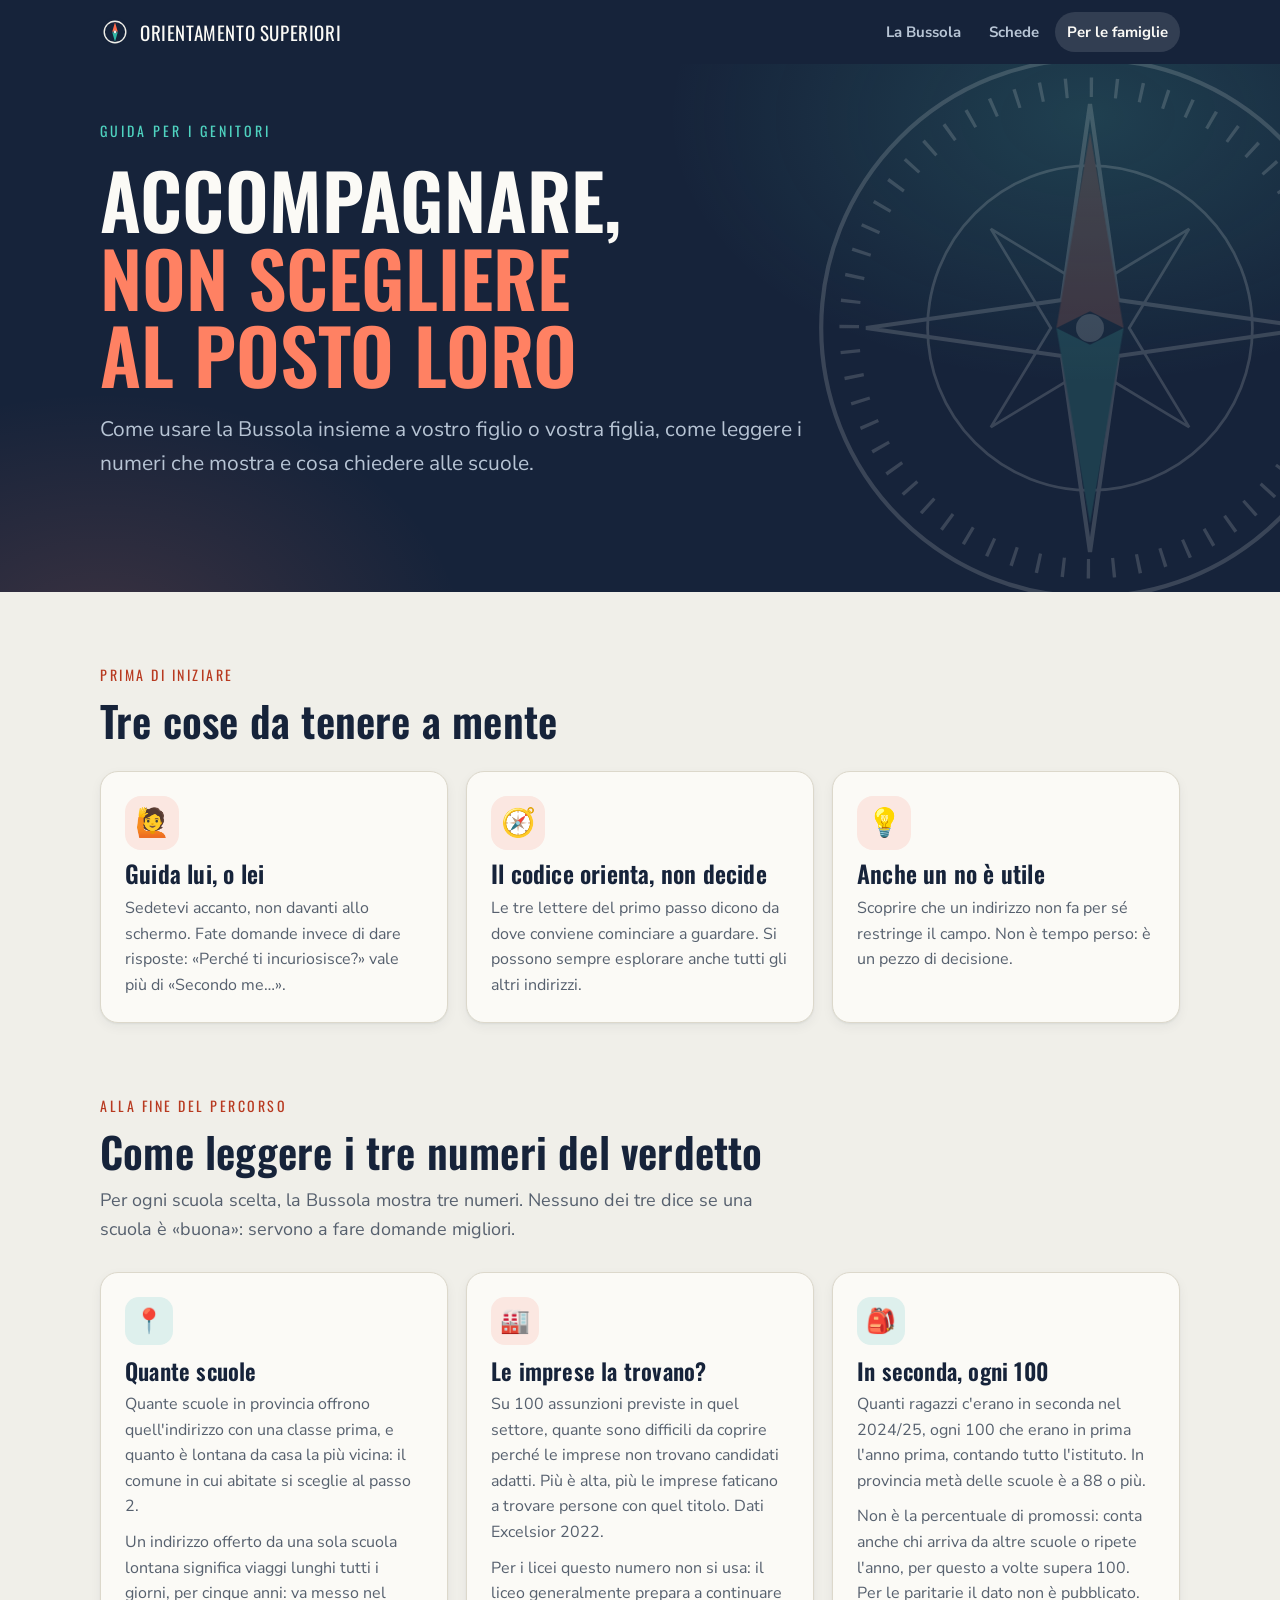
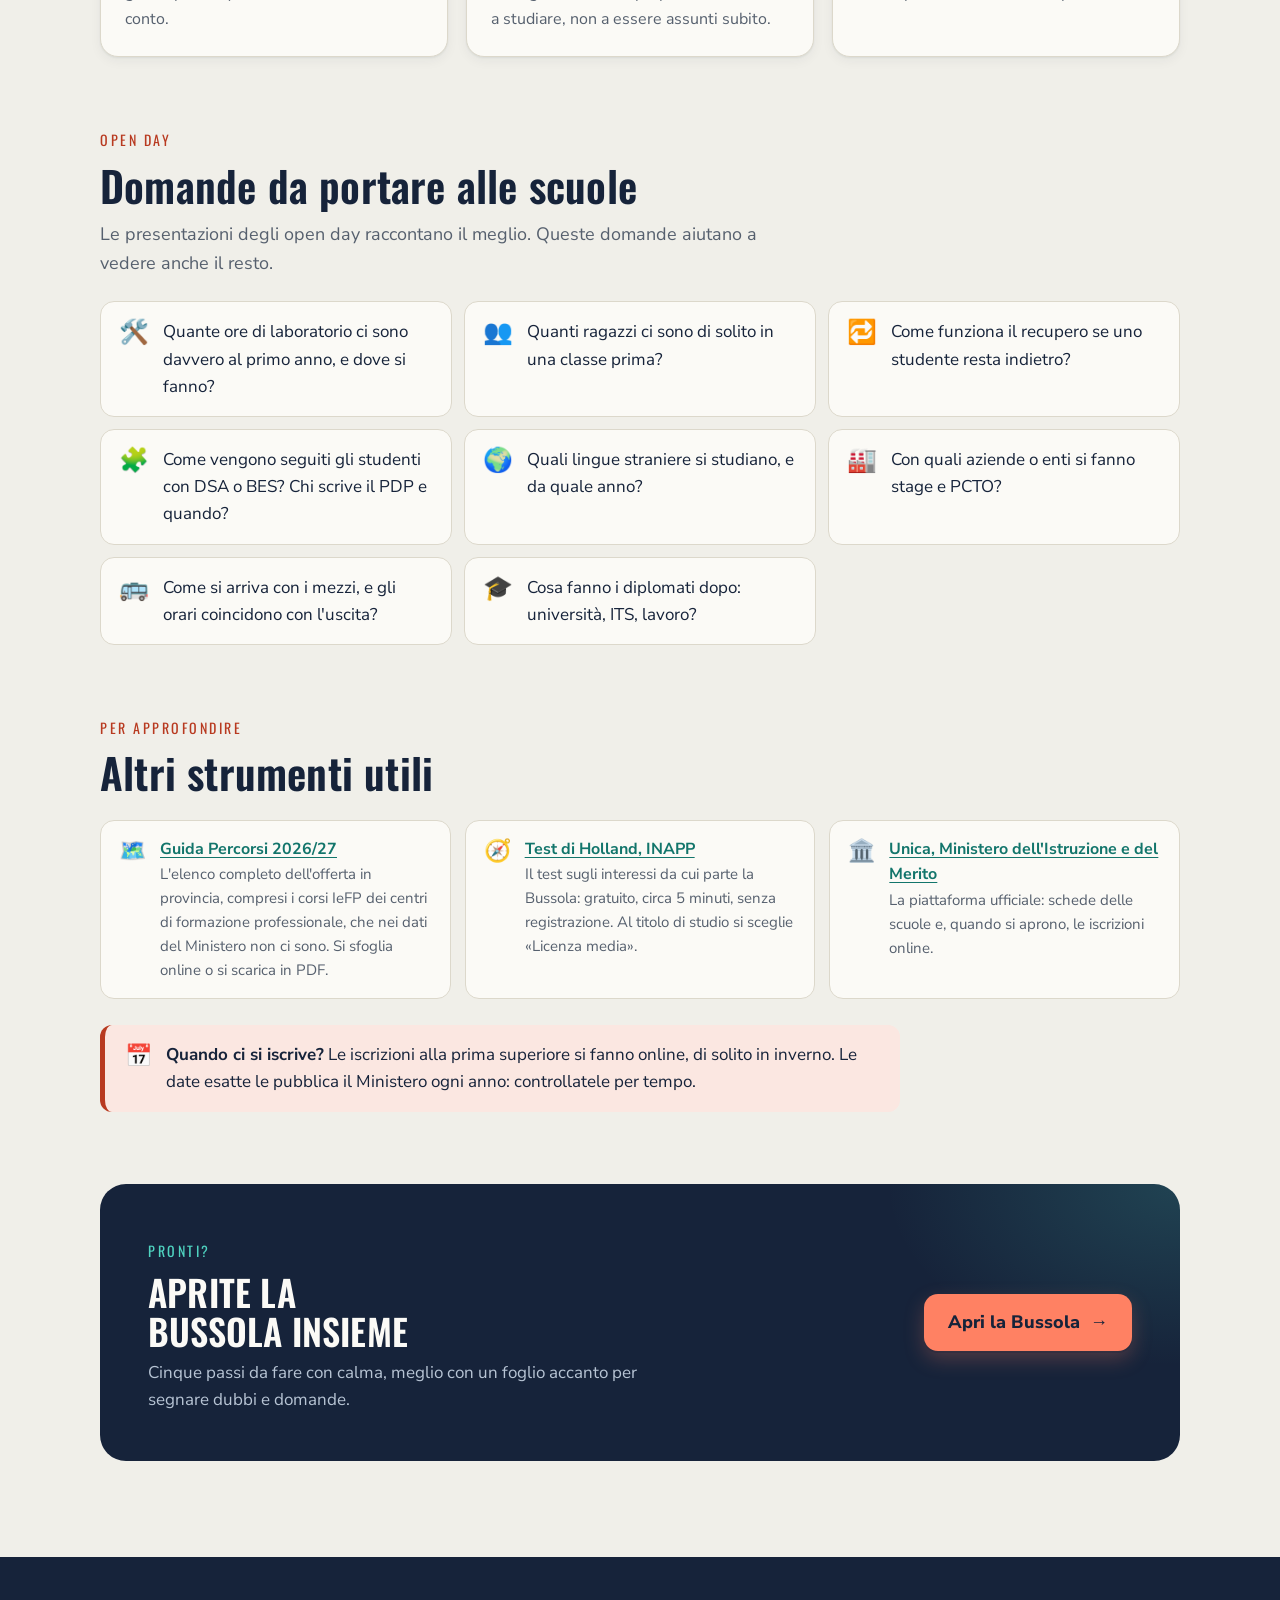
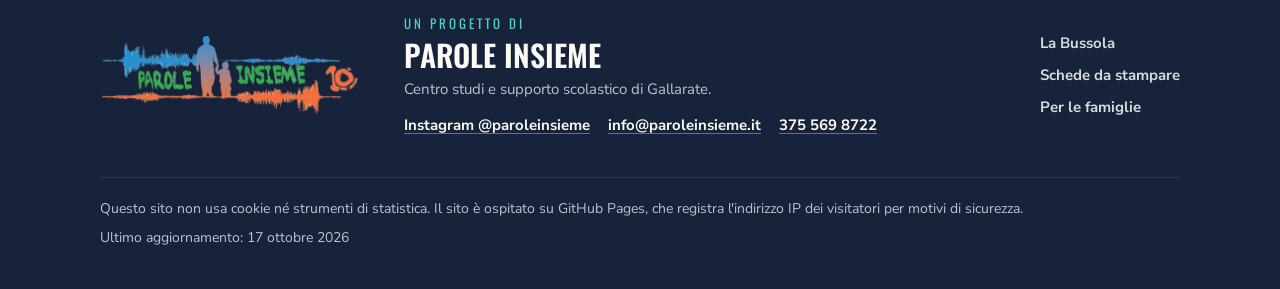
<file: famiglie.html>
<!doctype html>
<html lang="it">
<head>
<meta charset="utf-8">
<meta name="viewport" content="width=device-width, initial-scale=1">
<title>Per le famiglie · Orientamento superiori</title>
<meta name="description" content="Come usare la Bussola Superiori insieme ai figli, come leggere i suoi numeri e quali domande fare agli open day delle scuole superiori.">
<meta property="og:type" content="article">
<meta property="og:title" content="Per le famiglie · Bussola Superiori">
<meta property="og:description" content="Accompagnare la scelta della scuola superiore senza sostituirsi: una guida breve per i genitori.">
<meta property="og:url" content="https://bussolasuperiori.github.io/famiglie.html">
<meta property="og:image" content="https://bussolasuperiori.github.io/assets/anteprima.png">
<meta property="og:locale" content="it_IT">
<meta name="theme-color" content="#16233A">
<link rel="icon" href="assets/favicon.svg" type="image/svg+xml">
<link rel="preload" href="assets/fonts/oswald.woff2" as="font" type="font/woff2" crossorigin>
<link rel="stylesheet" href="assets/fonts.css">
<link rel="stylesheet" href="assets/site.css">
<script src="assets/site.js" defer></script>
</head>
<body>
<a class="skip" href="#main">Vai al contenuto</a>

<header class="topbar">
  <div class="wrap bar">
    <a class="brand" href="./" aria-label="Orientamento superiori, pagina iniziale"><img src="assets/favicon.svg" alt="" width="30" height="30"><span>Orientamento superiori</span></a>
    <nav aria-label="Menu principale">
      <ul>
        <li><a href="bussola/">La Bussola</a></li>
        <li><a href="./#schede">Schede</a></li>
        <li><a href="famiglie.html" aria-current="page">Per le famiglie</a></li>
      </ul>
    </nav>
  </div>
</header>

<main id="main">
  <section class="hero" aria-labelledby="t-hero">
    <svg class="hero-rose" viewBox="0 0 200 200" aria-hidden="true" focusable="false">
      <g fill="none" stroke="#FBFAF6">
        <circle cx="100" cy="100" r="96" stroke-width="1.5"/>
        <circle cx="100" cy="100" r="86" stroke-width="7" stroke-dasharray="1.2 7.8"/>
        <circle cx="100" cy="100" r="58" stroke-width="1"/>
        <polygon points="100,20 110,90 180,100 110,110 100,180 90,110 20,100 90,90" stroke-width="1.5"/>
        <polygon points="135.4,64.6 114,100 135.4,135.4 100,114 64.6,135.4 86,100 64.6,64.6 100,86" stroke-width="1"/>
      </g>
      <g class="needle">
        <polygon points="100,30 112,100 100,94 88,100" fill="#FF8163"/>
        <polygon points="100,170 88,100 100,106 112,100" fill="#4FD3C0"/>
      </g>
      <circle cx="100" cy="100" r="5" fill="#FBFAF6"/>
    </svg>

    <div class="wrap">
      <p class="kicker rise">Guida per i genitori</p>
      <h1 id="t-hero" class="rise">Accompagnare, <em>non scegliere al posto loro</em></h1>
      <p class="sub rise">Come usare la Bussola insieme a vostro figlio o vostra figlia, come leggere i numeri che mostra e cosa chiedere alle scuole.</p>
    </div>
  </section>

  <div class="wrap">
    <section aria-labelledby="t-prima">
      <div data-reveal><p class="eyebrow">Prima di iniziare</p>
      <h2 id="t-prima">Tre cose da tenere a mente</h2></div>
      <div class="cards">
        <div class="card" data-reveal="0">
          <span class="ico" aria-hidden="true">🙋</span>
          <h3>Guida lui, o lei</h3>
          <p>Sedetevi accanto, non davanti allo schermo. Fate domande invece di dare risposte: «Perché ti incuriosisce?» vale più di «Secondo me…».</p>
        </div>
        <div class="card" data-reveal="1">
          <span class="ico" aria-hidden="true">🧭</span>
          <h3>Il codice orienta, non decide</h3>
          <p>Le tre lettere del primo passo dicono da dove conviene cominciare a guardare. Si possono sempre esplorare anche tutti gli altri indirizzi.</p>
        </div>
        <div class="card" data-reveal="2">
          <span class="ico" aria-hidden="true">💡</span>
          <h3>Anche un no è utile</h3>
          <p>Scoprire che un indirizzo non fa per sé restringe il campo. Non è tempo perso: è un pezzo di decisione.</p>
        </div>
      </div>
    </section>

    <section aria-labelledby="t-numeri">
      <div data-reveal><p class="eyebrow">Alla fine del percorso</p>
      <h2 id="t-numeri">Come leggere i tre numeri del verdetto</h2>
      <p class="lede">Per ogni scuola scelta, la Bussola mostra tre numeri. Nessuno dei tre dice se una scuola è «buona»: servono a fare domande migliori.</p></div>
      <div class="cards">
        <div class="num-card" data-reveal="0">
          <span class="tag" aria-hidden="true">📍</span>
          <h3>Quante scuole</h3>
          <p>Quante scuole in provincia offrono quell'indirizzo con una classe prima, e quanto è lontana da casa la più vicina: il comune in cui abitate si sceglie al passo 2.</p>
          <p>Un indirizzo offerto da una sola scuola lontana significa viaggi lunghi tutti i giorni, per cinque anni: va messo nel conto.</p>
        </div>
        <div class="num-card" data-reveal="1">
          <span class="tag" aria-hidden="true">🏭</span>
          <h3>Le imprese la trovano?</h3>
          <p>Su 100 assunzioni previste in quel settore, quante sono difficili da coprire perché le imprese non trovano candidati adatti. Più è alta, più le imprese faticano a trovare persone con quel titolo. Dati Excelsior 2022.</p>
          <p>Per i licei questo numero non si usa: il liceo generalmente prepara a continuare a studiare, non a essere assunti subito.</p>
        </div>
        <div class="num-card" data-reveal="2">
          <span class="tag" aria-hidden="true">🎒</span>
          <h3>In seconda, ogni 100</h3>
          <p>Quanti ragazzi c'erano in seconda nel 2024/25, ogni 100 che erano in prima l'anno prima, contando tutto l'istituto. In provincia metà delle scuole è a 88 o più.</p>
          <p>Non è la percentuale di promossi: conta anche chi arriva da altre scuole o ripete l'anno, per questo a volte supera 100. Per le paritarie il dato non è pubblicato.</p>
        </div>
      </div>
    </section>

    <section aria-labelledby="t-openday">
      <div data-reveal><p class="eyebrow">Open day</p>
      <h2 id="t-openday">Domande da portare alle scuole</h2>
      <p class="lede">Le presentazioni degli open day raccontano il meglio. Queste domande aiutano a vedere anche il resto.</p></div>
      <ul class="q-list">
        <li data-reveal><span class="ico" aria-hidden="true">🛠️</span><span>Quante ore di laboratorio ci sono davvero al primo anno, e dove si fanno?</span></li>
        <li data-reveal><span class="ico" aria-hidden="true">👥</span><span>Quanti ragazzi ci sono di solito in una classe prima?</span></li>
        <li data-reveal><span class="ico" aria-hidden="true">🔁</span><span>Come funziona il recupero se uno studente resta indietro?</span></li>
        <li data-reveal><span class="ico" aria-hidden="true">🧩</span><span>Come vengono seguiti gli studenti con DSA o BES? Chi scrive il PDP e quando?</span></li>
        <li data-reveal><span class="ico" aria-hidden="true">🌍</span><span>Quali lingue straniere si studiano, e da quale anno?</span></li>
        <li data-reveal><span class="ico" aria-hidden="true">🏭</span><span>Con quali aziende o enti si fanno stage e PCTO?</span></li>
        <li data-reveal><span class="ico" aria-hidden="true">🚌</span><span>Come si arriva con i mezzi, e gli orari coincidono con l'uscita?</span></li>
        <li data-reveal><span class="ico" aria-hidden="true">🎓</span><span>Cosa fanno i diplomati dopo: università, ITS, lavoro?</span></li>
      </ul>
    </section>

    <section aria-labelledby="t-utili">
      <div data-reveal><p class="eyebrow">Per approfondire</p>
      <h2 id="t-utili">Altri strumenti utili</h2></div>
      <ul class="sources">
        <li data-reveal="0"><span class="ico" aria-hidden="true">🗺️</span><span><b><a href="https://www.salone-dei-mestieri.it/guida-percorsi/" target="_blank" rel="noopener">Guida Percorsi 2026/27</a></b>L'elenco completo dell'offerta in provincia, compresi i corsi IeFP dei centri di formazione professionale, che nei dati del Ministero non ci sono. Si sfoglia online o si scarica in PDF.</span></li>
        <li data-reveal="2"><span class="ico" aria-hidden="true">🧭</span><span><b><a href="https://www.inapp.gov.it/professioni/strumenti-per-l-orientamento/holland/" target="_blank" rel="noopener">Test di Holland, INAPP</a></b>Il test sugli interessi da cui parte la Bussola: gratuito, circa 5 minuti, senza registrazione. Al titolo di studio si sceglie &laquo;Licenza media&raquo;.</span></li>
        <li data-reveal="1"><span class="ico" aria-hidden="true">🏛️</span><span><b><a href="https://unica.istruzione.gov.it/" target="_blank" rel="noopener">Unica, Ministero dell'Istruzione e del Merito</a></b>La piattaforma ufficiale: schede delle scuole e, quando si aprono, le iscrizioni online.</span></li>
      </ul>
      <p class="notice" data-reveal><span class="ico" aria-hidden="true">📅</span><span><b>Quando ci si iscrive?</b> Le iscrizioni alla prima superiore si fanno online, di solito in inverno. Le date esatte le pubblica il Ministero ogni anno: controllatele per tempo.</span></p>
    </section>

    <aside class="cta-band" aria-labelledby="t-go" data-reveal>
      <div>
        <p class="eyebrow">Pronti?</p>
        <h2 id="t-go">Aprite la Bussola insieme</h2>
        <p>Cinque passi da fare con calma, meglio con un foglio accanto per segnare dubbi e domande.</p>
      </div>
      <a class="btn" href="bussola/">Apri la Bussola <span class="arr" aria-hidden="true">→</span></a>
    </aside>

  </div>
</main>

<footer class="site-footer">
  <div class="wrap">
    <div class="foot">
      <a class="foot-logo" href="./" aria-label="Parole Insieme, pagina iniziale"><img src="assets/logo-parole-insieme.png" alt="Logo Parole Insieme" width="526" height="166" loading="lazy"></a>
      <div class="foot-text">
        <p class="foot-kicker">Un progetto di</p>
        <p class="foot-name">Parole Insieme</p>
        <p>Centro studi e supporto scolastico di Gallarate.</p>
        <ul class="foot-contact" aria-label="Contatti di Parole Insieme">
          <li><a href="https://www.instagram.com/paroleinsieme/" target="_blank" rel="noopener">Instagram @paroleinsieme</a></li>
          <li><a href="mailto:info@paroleinsieme.it">info@paroleinsieme.it</a></li>
          <li><a href="tel:+393755698722">375 569 8722</a></li>
        </ul>
      </div>
      <ul class="foot-nav" aria-label="Collegamenti">
        <li><a href="bussola/">La Bussola</a></li>
        <li><a href="./#schede">Schede da stampare</a></li>
        <li><a href="famiglie.html">Per le famiglie</a></li>
      </ul>
    </div>
    <div class="small">
      <p>Questo sito non usa cookie né strumenti di statistica. Il sito è ospitato su GitHub Pages, che registra l'indirizzo IP dei visitatori per motivi di sicurezza.</p>
      <p>Ultimo aggiornamento: 17 ottobre 2026</p>
    </div>
  </div>
</footer>
</body>
</html>
</file>
<file: assets/fonts.css>
/* Caratteri ospitati su questo sito (licenza SIL OFL 1.1): nessuna richiesta a server esterni. */
@font-face{
  font-family:'Oswald';
  src:url('fonts/oswald.woff2') format('woff2');
  font-weight:200 700; font-style:normal; font-display:swap;
}
@font-face{
  font-family:'Nunito Sans';
  src:url('fonts/nunito-sans.woff2') format('woff2');
  font-weight:200 1000; font-style:normal; font-display:swap;
}
@font-face{
  font-family:'Nunito Sans';
  src:url('fonts/nunito-sans-italic.woff2') format('woff2');
  font-weight:200 1000; font-style:italic; font-display:swap;
}
</file>
<file: assets/site.css>
/* Orientamento superiori · foglio di stile del sito (home, famiglie, 404).
   La Bussola (cartella bussola/) ha il suo stile interno e usa solo fonts.css. */
:root{
  --ink:#16233A; --paper:#F0EFE9; --surface:#FBFAF6; --surface-2:#FFFFFF;
  --line:#DCD8CB; --muted:#56606E;
  --accent:#B83A20; --accent-soft:#FBE7E1; --teal:#12756B; --teal-soft:#DEF0ED;
  --hero:#16233A; --hero-2:#1E2F4D; --hero-ink:#FBFAF6; --hero-muted:#B7C4D4; --hero-accent:#FF8163; --hero-teal:#4FD3C0;
  --shadow-sm:0 1px 2px rgba(22,35,58,.06), 0 4px 12px rgba(22,35,58,.05);
  --shadow:0 1px 2px rgba(22,35,58,.06), 0 10px 30px rgba(22,35,58,.08);
  --shadow-lg:0 2px 4px rgba(22,35,58,.06), 0 22px 48px rgba(22,35,58,.14);
  --r:18px;
  --ease:cubic-bezier(.22,.61,.36,1);
  color-scheme:light;
}
@media (prefers-color-scheme:dark){
  :root:not([data-theme="light"]){
    --ink:#EDEFF3; --paper:#111A2B; --surface:#182338; --surface-2:#1E2B43;
    --line:#2C3A54; --muted:#A3AFC2;
    --accent:#FF8163; --accent-soft:#3A2119; --teal:#4FD3C0; --teal-soft:#10312F;
    --hero:#0B1322; --hero-2:#14213A;
    --shadow-sm:0 1px 2px rgba(0,0,0,.3), 0 4px 12px rgba(0,0,0,.2);
    --shadow:0 1px 2px rgba(0,0,0,.3), 0 10px 30px rgba(0,0,0,.3);
    --shadow-lg:0 2px 4px rgba(0,0,0,.3), 0 22px 48px rgba(0,0,0,.45);
    color-scheme:dark;
  }
}
:root[data-theme="dark"]{
  --ink:#EDEFF3; --paper:#111A2B; --surface:#182338; --surface-2:#1E2B43;
  --line:#2C3A54; --muted:#A3AFC2;
  --accent:#FF8163; --accent-soft:#3A2119; --teal:#4FD3C0; --teal-soft:#10312F;
  --hero:#0B1322; --hero-2:#14213A;
  --shadow-sm:0 1px 2px rgba(0,0,0,.3), 0 4px 12px rgba(0,0,0,.2);
  --shadow:0 1px 2px rgba(0,0,0,.3), 0 10px 30px rgba(0,0,0,.3);
  --shadow-lg:0 2px 4px rgba(0,0,0,.3), 0 22px 48px rgba(0,0,0,.45);
  color-scheme:dark;
}

/* --- base --- */
*{box-sizing:border-box}
html{-webkit-text-size-adjust:100%; scroll-behavior:smooth; scroll-padding-top:84px}
body{
  margin:0; background:var(--paper); color:var(--ink);
  font-family:'Nunito Sans','Segoe UI',Tahoma,sans-serif; font-size:17px; line-height:1.6;
  -webkit-font-smoothing:antialiased; text-rendering:optimizeLegibility;
}
h1,h2,h3{font-family:'Oswald','Arial Narrow',Arial,sans-serif; font-weight:600; line-height:1.1; margin:0; letter-spacing:.2px; text-wrap:balance}
p{margin:0}
a{color:var(--teal); text-underline-offset:3px; transition:color .2s var(--ease)}
:focus-visible{outline:3px solid var(--hero-accent); outline-offset:3px; border-radius:8px}
img{max-width:100%; height:auto}
.wrap{max-width:1120px; margin:0 auto; padding-inline:20px}
.skip{position:absolute; left:-999px; z-index:50}
.skip:focus{left:12px; top:12px; background:var(--surface-2); color:var(--ink); padding:8px 12px; border-radius:8px}

/* --- barra in alto, resta visibile mentre si scorre --- */
.topbar{
  position:sticky; top:0; z-index:20;
  background:var(--hero);
  -webkit-backdrop-filter:saturate(1.4) blur(10px); backdrop-filter:saturate(1.4) blur(10px);
  transition:box-shadow .3s var(--ease), background-color .3s var(--ease);
}
.topbar.scrolled{background:var(--hero); background:color-mix(in srgb, var(--hero) 90%, transparent); box-shadow:0 1px 0 rgba(255,255,255,.06), 0 8px 24px rgba(0,0,0,.18)}
.topbar .bar{display:flex; justify-content:space-between; align-items:center; gap:16px; min-height:64px}
.brand{display:flex; align-items:center; gap:10px; color:var(--hero-ink); text-decoration:none; font-family:'Oswald',Arial,sans-serif; font-size:19px; letter-spacing:.6px; text-transform:uppercase; white-space:nowrap}
.brand img{width:30px; height:30px; transition:transform .6s var(--ease)}
.brand:hover img{transform:rotate(-25deg)}
.topbar ul{display:flex; gap:4px; list-style:none; margin:0; padding:0}
.topbar ul a{
  display:block; color:var(--hero-muted); text-decoration:none; font-weight:700; font-size:15px;
  padding:8px 12px; border-radius:999px; transition:color .2s var(--ease), background-color .2s var(--ease);
}
.topbar ul a:hover{color:var(--hero-ink); background:rgba(255,255,255,.08)}
.topbar ul a[aria-current="page"]{color:var(--hero-ink); background:rgba(255,255,255,.12)}

/* --- testata --- */
.hero{position:relative; overflow:hidden; background:var(--hero); color:var(--hero-ink); padding-block:56px 112px; isolation:isolate}
.hero::before{ /* luci morbide sullo sfondo */
  content:""; position:absolute; inset:0; z-index:-2;
  background:
    radial-gradient(600px 380px at 85% 10%, rgba(79,211,192,.16), transparent 70%),
    radial-gradient(520px 360px at 8% 110%, rgba(255,129,99,.16), transparent 70%);
}
.hero-rose{position:absolute; z-index:-1; right:-90px; top:50%; width:min(560px,62vw); transform:translateY(-50%); opacity:.16; pointer-events:none}
.hero-rose .needle{transform-box:fill-box; transform-origin:50% 50%; animation:settle 2.4s var(--ease) .2s both}
@keyframes settle{0%{transform:rotate(-140deg)} 60%{transform:rotate(18deg)} 80%{transform:rotate(-6deg)} 100%{transform:rotate(0)}}
.kicker{display:flex; align-items:center; gap:12px; font-family:'Oswald',Arial,sans-serif; text-transform:uppercase; letter-spacing:3px; font-size:14px; color:var(--hero-teal); margin-bottom:18px}
.kicker img{width:auto; height:40px}
.hero h1{font-size:clamp(40px,7.2vw,76px); text-transform:uppercase; color:var(--hero-ink); max-width:16ch; line-height:1.02}
.hero h1 em{font-style:normal; color:var(--hero-accent)}
.hero .sub{margin-top:20px; font-size:clamp(17px,2.2vw,21px); color:var(--hero-muted); max-width:56ch}
.hero-cta{display:flex; flex-wrap:wrap; gap:12px 18px; align-items:center; margin-top:30px}
.hero-cta .btn{margin-top:0}
.hero-cta .textlink{color:var(--hero-ink); font-weight:700; text-decoration:none; border-bottom:2px solid rgba(255,255,255,.25); padding-bottom:2px; transition:border-color .2s var(--ease)}
.hero-cta .textlink:hover{border-color:var(--hero-accent)}

/* entrata della testata */
.hero .rise{animation:rise .8s var(--ease) both}
.hero .rise:nth-child(2){animation-delay:.08s}
.hero .rise:nth-child(3){animation-delay:.16s}
.hero .rise:nth-child(4){animation-delay:.24s}
@keyframes rise{from{opacity:0; transform:translateY(14px)} to{opacity:1; transform:none}}

/* --- pulsanti --- */
.btn{
  display:inline-flex; align-items:center; gap:10px; margin-top:24px; padding:14px 24px; border-radius:14px;
  background:var(--hero-accent); color:#16233A; font-weight:800; font-size:18px; text-decoration:none;
  box-shadow:0 2px 0 rgba(22,35,58,.25), 0 8px 20px rgba(255,129,99,.25);
  transition:transform .2s var(--ease), box-shadow .2s var(--ease), filter .2s var(--ease);
}
.btn .arr{display:inline-block; transition:transform .25s var(--ease)}
.btn:hover{transform:translateY(-2px); filter:brightness(1.04); box-shadow:0 4px 0 rgba(22,35,58,.2), 0 14px 28px rgba(255,129,99,.32)}
.btn:hover .arr{transform:translateX(4px)}
.btn:active{transform:translateY(0)}
.btn.ghost{background:transparent; color:var(--ink); border:2px solid var(--line); box-shadow:none; font-size:16px; padding:10px 18px}
.btn.ghost:hover{border-color:var(--ink); box-shadow:none; filter:none}

/* --- sezioni --- */
main section{padding-block:72px 0}
.eyebrow{font-family:'Oswald',Arial,sans-serif; text-transform:uppercase; letter-spacing:2.5px; font-size:14px; color:var(--accent); margin-bottom:10px}
h2{font-size:clamp(30px,4.2vw,42px)}
.lede{color:var(--muted); max-width:64ch; margin-top:12px; font-size:18px}

/* scheda principale, sovrapposta alla testata */
.feature{
  position:relative; margin-top:-64px; background:var(--surface-2); border:1px solid var(--line); border-radius:26px;
  box-shadow:var(--shadow-lg); padding:clamp(22px,4vw,40px); display:grid; grid-template-columns:1.2fr 1fr; gap:clamp(24px,4vw,44px); align-items:center;
}
.feature h2{font-size:clamp(32px,4.8vw,48px); text-transform:uppercase}
.feature p.desc{margin-top:14px; color:var(--muted)}
.stats{display:flex; flex-wrap:wrap; gap:10px 28px; margin:24px 0 0; padding:0}
.stats div{display:flex; flex-direction:column}
.stats dd{order:-1; margin:0; font-family:'Oswald',Arial,sans-serif; font-weight:600; font-size:34px; line-height:1; color:var(--teal)}
.stats dt{font-size:14px; font-weight:700; color:var(--muted); margin-top:4px}
.pill{display:inline-flex; align-items:center; gap:8px; margin-top:18px; background:var(--teal-soft); color:var(--teal); font-weight:700; font-size:14px; padding:6px 14px; border-radius:999px}

.steps-mini{list-style:none; margin:0; padding:0; display:grid; gap:0; counter-reset:s}
.steps-mini li{position:relative; display:flex; gap:16px; align-items:flex-start; padding:14px 0 18px}
.steps-mini li:not(:last-child)::after{ /* linea che unisce i passi */
  content:""; position:absolute; left:25px; top:66px; bottom:-6px; width:2px; background:var(--line);
}
.steps-mini .ico{
  flex:none; display:grid; place-items:center; width:52px; height:52px; border-radius:16px;
  background:var(--surface); border:1px solid var(--line); font-size:26px; line-height:1;
  transition:transform .3s var(--ease), border-color .3s var(--ease);
}
.steps-mini li:hover .ico{transform:scale(1.06) rotate(-4deg); border-color:var(--hero-accent)}
.steps-mini b{display:block; font-size:18px; margin-top:2px}
.steps-mini span.t{color:var(--muted); font-size:15px}

/* griglie di card */
.cards{display:grid; grid-template-columns:repeat(auto-fit,minmax(260px,1fr)); gap:18px; margin-top:28px}
.card{
  background:var(--surface); border:1px solid var(--line); border-radius:var(--r); padding:24px;
  display:flex; flex-direction:column; gap:10px; box-shadow:var(--shadow-sm);
  transition:transform .3s var(--ease), box-shadow .3s var(--ease), border-color .3s var(--ease);
}
.card:hover{transform:translateY(-4px); box-shadow:var(--shadow); border-color:color-mix(in srgb, var(--line) 50%, var(--ink))}
.card .ico{display:grid; place-items:center; width:54px; height:54px; border-radius:16px; background:var(--accent-soft); font-size:28px; line-height:1}
.card h3{font-size:24px}
.card p{color:var(--muted); font-size:16px}
.card .btn{margin-top:auto; align-self:flex-start}
.card .meta{font-size:14px; color:var(--muted)}

/* schede da stampare, con anteprima del foglio */
.sheets{display:grid; grid-template-columns:repeat(auto-fit,minmax(300px,1fr)); gap:22px; margin-top:28px}
.sheet{
  display:grid; grid-template-columns:132px 1fr; gap:22px; align-items:center;
  background:var(--surface); border:1px solid var(--line); border-radius:var(--r); padding:22px;
  box-shadow:var(--shadow-sm); color:var(--ink); text-decoration:none;
  transition:transform .3s var(--ease), box-shadow .3s var(--ease);
}
.sheet .paper{
  display:block; border-radius:6px; overflow:hidden; background:#fff;
  box-shadow:0 1px 2px rgba(0,0,0,.12), 0 10px 22px rgba(22,35,58,.16);
  transform:rotate(-3deg); transition:transform .4s var(--ease), box-shadow .4s var(--ease);
}
.sheet:nth-child(2) .paper{transform:rotate(2.5deg)}
.sheet .paper img{display:block; width:100%}
.sheet h3{font-size:23px}
.sheet p{color:var(--muted); font-size:16px; margin-top:6px}
.sheet .dl{display:inline-flex; align-items:center; gap:8px; margin-top:14px; font-weight:800; color:var(--accent)}
.sheet .dl .arr{transition:transform .25s var(--ease)}
.sheet .meta{display:block; font-size:13px; color:var(--muted); margin-top:4px}
.sheet:hover{transform:translateY(-4px); box-shadow:var(--shadow)}
.sheet:hover .paper{transform:rotate(0) scale(1.04); box-shadow:0 2px 4px rgba(0,0,0,.12), 0 18px 34px rgba(22,35,58,.22)}
.sheet:hover .dl .arr{transform:translateY(3px)}

/* fonti dei dati */
.sources{margin:24px 0 0; padding:0; list-style:none; display:grid; grid-template-columns:repeat(auto-fit,minmax(300px,1fr)); gap:14px}
.sources li{display:flex; gap:14px; align-items:flex-start; background:var(--surface); border:1px solid var(--line); border-radius:14px; padding:16px 18px; font-size:15px; color:var(--muted)}
.sources .ico{flex:none; font-size:22px; line-height:1.3}
.sources b{display:block; color:var(--ink); font-size:16px}
.notice{display:flex; gap:14px; margin-top:26px; background:var(--accent-soft); border-left:5px solid var(--accent); border-radius:12px; padding:16px 20px; max-width:80ch}
.notice .ico{font-size:22px; line-height:1.4}

/* pagina famiglie */
.q-list{margin:24px 0 0; padding:0; list-style:none; display:grid; grid-template-columns:repeat(auto-fit,minmax(300px,1fr)); gap:12px}
.q-list li{
  background:var(--surface); border:1px solid var(--line); border-radius:14px; padding:16px 18px; display:flex; gap:14px; align-items:flex-start;
  transition:transform .25s var(--ease), border-color .25s var(--ease);
}
.q-list li:hover{transform:translateX(4px); border-color:var(--accent)}
.q-list .ico{font-size:24px; line-height:1.2}
.num-card{
  background:var(--surface); border:1px solid var(--line); border-radius:var(--r); padding:24px; box-shadow:var(--shadow-sm);
  transition:transform .3s var(--ease), box-shadow .3s var(--ease);
}
.num-card:hover{transform:translateY(-4px); box-shadow:var(--shadow)}
.num-card .tag{display:inline-grid; place-items:center; font-size:24px; line-height:1; background:var(--teal-soft); width:48px; height:48px; border-radius:14px; margin-bottom:14px}
.num-card:nth-child(2) .tag{background:var(--accent-soft)}
.num-card h3{font-size:23px; margin-bottom:8px}
.num-card p{color:var(--muted); font-size:16px}
.num-card p + p{margin-top:10px}
.cta-band{
  margin-top:72px; background:var(--hero); color:var(--hero-ink); border-radius:26px; padding:clamp(26px,5vw,48px);
  display:flex; flex-wrap:wrap; gap:18px 32px; align-items:center; justify-content:space-between; position:relative; overflow:hidden; isolation:isolate;
}
.cta-band::before{content:""; position:absolute; inset:0; z-index:-1; background:radial-gradient(420px 260px at 100% 0%, rgba(79,211,192,.18), transparent 70%)}
.cta-band .eyebrow{color:var(--hero-teal)}
.cta-band h2{font-size:clamp(26px,3.6vw,36px); text-transform:uppercase; max-width:20ch}
.cta-band p{color:var(--hero-muted); margin-top:8px; max-width:52ch}
.cta-band .btn{margin-top:0}

/* --- piede: logo applicato direttamente sullo sfondo scuro --- */
.site-footer{margin-top:96px; background:var(--hero); color:var(--hero-muted); padding-block:56px 40px; font-size:15px}
.site-footer .foot{display:grid; grid-template-columns:auto 1fr auto; gap:28px 44px; align-items:center}
.site-footer .foot-logo{display:block; width:260px; transition:transform .4s var(--ease)}
.site-footer .foot-logo:hover{transform:scale(1.03)}
.site-footer .foot-logo img{display:block; width:100%; height:auto}
.site-footer .foot-kicker{font-family:'Oswald',Arial,sans-serif; text-transform:uppercase; letter-spacing:3px; font-size:13px; color:var(--hero-teal)}
.site-footer .foot-name{font-family:'Oswald',Arial,sans-serif; text-transform:uppercase; font-size:30px; font-weight:600; color:var(--hero-ink); line-height:1.1; margin:4px 0 6px}
.site-footer .foot-text p + p:not(.foot-name){margin-top:6px}
.site-footer .foot-contact{list-style:none; margin:12px 0 0; padding:0; display:flex; flex-wrap:wrap; gap:6px 18px}
.site-footer .foot-contact a{color:var(--hero-ink); font-weight:700; text-decoration:underline; text-underline-offset:3px; text-decoration-color:rgba(255,255,255,.35)}
.site-footer .foot-contact a:hover{text-decoration-color:currentColor}
.site-footer .foot-nav{list-style:none; margin:0; padding:0; display:grid; gap:8px; justify-items:start}
.site-footer .foot-nav a{color:var(--hero-ink); font-weight:700; text-decoration:none; opacity:.85; transition:opacity .2s var(--ease)}
.site-footer .foot-nav a:hover{opacity:1; text-decoration:underline}
.site-footer .small{margin-top:40px; padding-top:20px; border-top:1px solid rgba(255,255,255,.1); font-size:14px; display:flex; flex-wrap:wrap; gap:6px 24px; justify-content:space-between}

/* --- comparsa morbida mentre si scorre (attiva solo se lo script parte) --- */
.reveal-ready [data-reveal]{opacity:0; transform:translateY(22px); transition:opacity .7s var(--ease), transform .7s var(--ease)}
.reveal-ready [data-reveal].in{opacity:1; transform:none}

/* --- telefono --- */
@media (max-width:820px){
  .feature{grid-template-columns:1fr}
  .site-footer .foot{grid-template-columns:auto 1fr}
  .site-footer .foot-nav{grid-column:1 / -1; grid-auto-flow:column; justify-content:start; gap:18px}
}
@media (max-width:560px){
  body{font-size:16px}
  .wrap{padding-inline:16px}
  .brand span{display:none}
  .topbar ul a{padding:8px 10px; font-size:14px}
  .hero{padding-block:40px 96px}
  .hero-rose{right:-140px; width:420px; opacity:.1}
  .kicker img{width:auto; height:32px}
  main section{padding-block:56px 0}
  .sheet{grid-template-columns:96px 1fr; gap:16px; padding:18px}
  .site-footer .foot{grid-template-columns:1fr}
  .site-footer .foot-logo{width:220px}
  .site-footer .foot-nav{grid-auto-flow:row}
}
@media (prefers-reduced-motion:reduce){
  html{scroll-behavior:auto}
  *,*::before,*::after{transition:none !important; animation:none !important}
  .reveal-ready [data-reveal]{opacity:1; transform:none}
}
/* telefoni molto stretti (320-360px): il menu resta su una riga */
@media (max-width:370px){
  .topbar .bar{gap:8px}
  .topbar ul a{padding:8px 7px; font-size:13px; white-space:nowrap}
}
</file>
